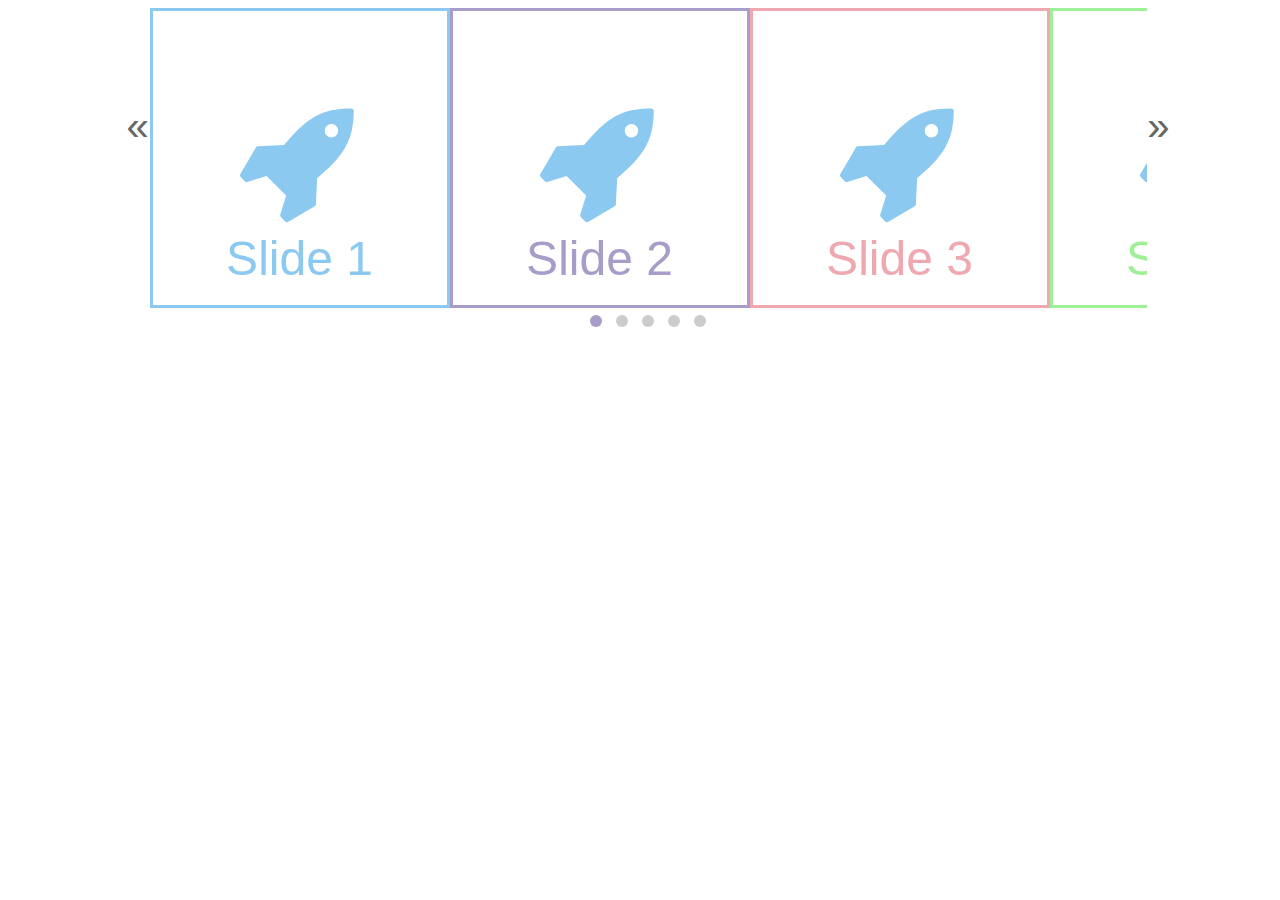
<file: script/glider/index.html>
<!doctype html>
<html>
  <head>
    <meta name="viewport" content="width=device-width, initial-scale=1, shrink-to-fit=no"> <style type="text/css">@-ms-viewport{width:auto!important;}</style>
    <link rel="stylesheet" type="text/css" href="glider.css" />
    <script src="glider.js"></script>
    <script>
      window.addEventListener('load',function(){
        document.querySelector('.glider').addEventListener('glider-slide-visible', function(event){
            var glider = Glider(this);
            console.log('Slide Visible %s', event.detail.slide)
        });
        document.querySelector('.glider').addEventListener('glider-slide-hidden', function(event){
            console.log('Slide Hidden %s', event.detail.slide)
        });
        document.querySelector('.glider').addEventListener('glider-refresh', function(event){
            console.log('Refresh')
        });
        document.querySelector('.glider').addEventListener('glider-loaded', function(event){
            console.log('Loaded')
        });

        window._ = new Glider(document.querySelector('.glider'), {
            slidesToShow: 1, //'auto',
            slidesToScroll: 1,
            itemWidth: 150,
            draggable: true,
            scrollLock: false,
            dots: '#dots',
            rewind: true,
            arrows: {
                prev: '.glider-prev',
                next: '.glider-next'
            },
            responsive: [
                {
                    breakpoint: 800,
                    settings: {
                        slidesToScroll: 'auto',
                        itemWidth: 300,
                        slidesToShow: 'auto',
                        exactWidth: true
                    }
                },
                {
                    breakpoint: 700,
                    settings: {
                        slidesToScroll: 4,
                        slidesToShow: 4,
                        dots: false,
                        arrows: false,
                    }
                },
                {
                    breakpoint: 600,
                    settings: {
                        slidesToScroll: 3,
                        slidesToShow: 3
                    }
                },
                {
                    breakpoint: 500,
                    settings: {
                        slidesToScroll: 2,
                        slidesToShow: 2,
                        dots: false,
                        arrows: false,
                        scrollLock: true
                    }
                }
            ]
        });
      });
    </script>


    <!--
        Used to frame the glider on the page

        Not necessary for Glider.js
    -->
    <style type="text/css">
        * {
            box-sizing: border-box
        }
        html, body {
            width: 100%;
            overflow: hidden;
        }
        .glider-contain {
            width: 90%;
            max-width: 997px;
            margin: 0 auto;
        }
        .glider-slide {
            display: flex;
            justify-content: center;
            align-items: center;
            min-height: 300px;
            border: 3px solid currentColor;
            background-image: url('logo.svg');
            background-size:contain;
            background-repeat: no-repeat;
            background-position: center;

        }
        .glider-slide img {
            width: 100%;
        }
        .glider-slide .slide-title {
            font-family: Inter, Roboto, 'Helvetica Neue', 'Arial Nova', 'Nimbus Sans', Arial, sans-serif;
            /* https://modernfontstacks.com/ */
            font-size: 3rem;
            position: relative;
            top: 100px;
        }

        .glider-slide:nth-child(4n+1){
            color:#8cc9f0;
        }
        .glider-slide:nth-child(4n+2) {
            color:#a89cc8;
        }
        .glider-slide:nth-child(4n+3) {
            color:#efa8b0;
        }
        .glider-slide:nth-child(4n) {
            color:#9ef096;
        }
     

        
    </style>
  </head>
  <body>
    <div class="glider-contain">
        <div class="glider">
            <div><span class="slide-title">Slide 1</span></div>
            <div><span class="slide-title">Slide 2</span></div>
            <div><span class="slide-title">Slide 3</span></div>
            <div><span class="slide-title">Slide 4</span></div>
            <div><span class="slide-title">Slide 5</span></div>
            <div><span class="slide-title">Slide 6</span></div>
            <div><span class="slide-title">Slide 7</span></div>
            <div><span class="slide-title">Slide 8</span></div>
            <div><span class="slide-title">Slide 9</span></div>
            <div><span class="slide-title">Slide 10</span></div>
            <div><span class="slide-title">Slide 11</span></div>
            <div><span class="slide-title">Slide 12</span></div>
            <div><span class="slide-title">Slide 13</span></div>
            <div><span class="slide-title">Slide 14</span></div>
            <div><span class="slide-title">Slide 15</span></div>
            <div><span class="slide-title">Slide 16</span></div>
        </div>
        <button class="glider-prev">&laquo;</button>
        <button class="glider-next">&raquo;</button>
        <div id="dots"></div>
    </div>
  </body>
</html>
</file>
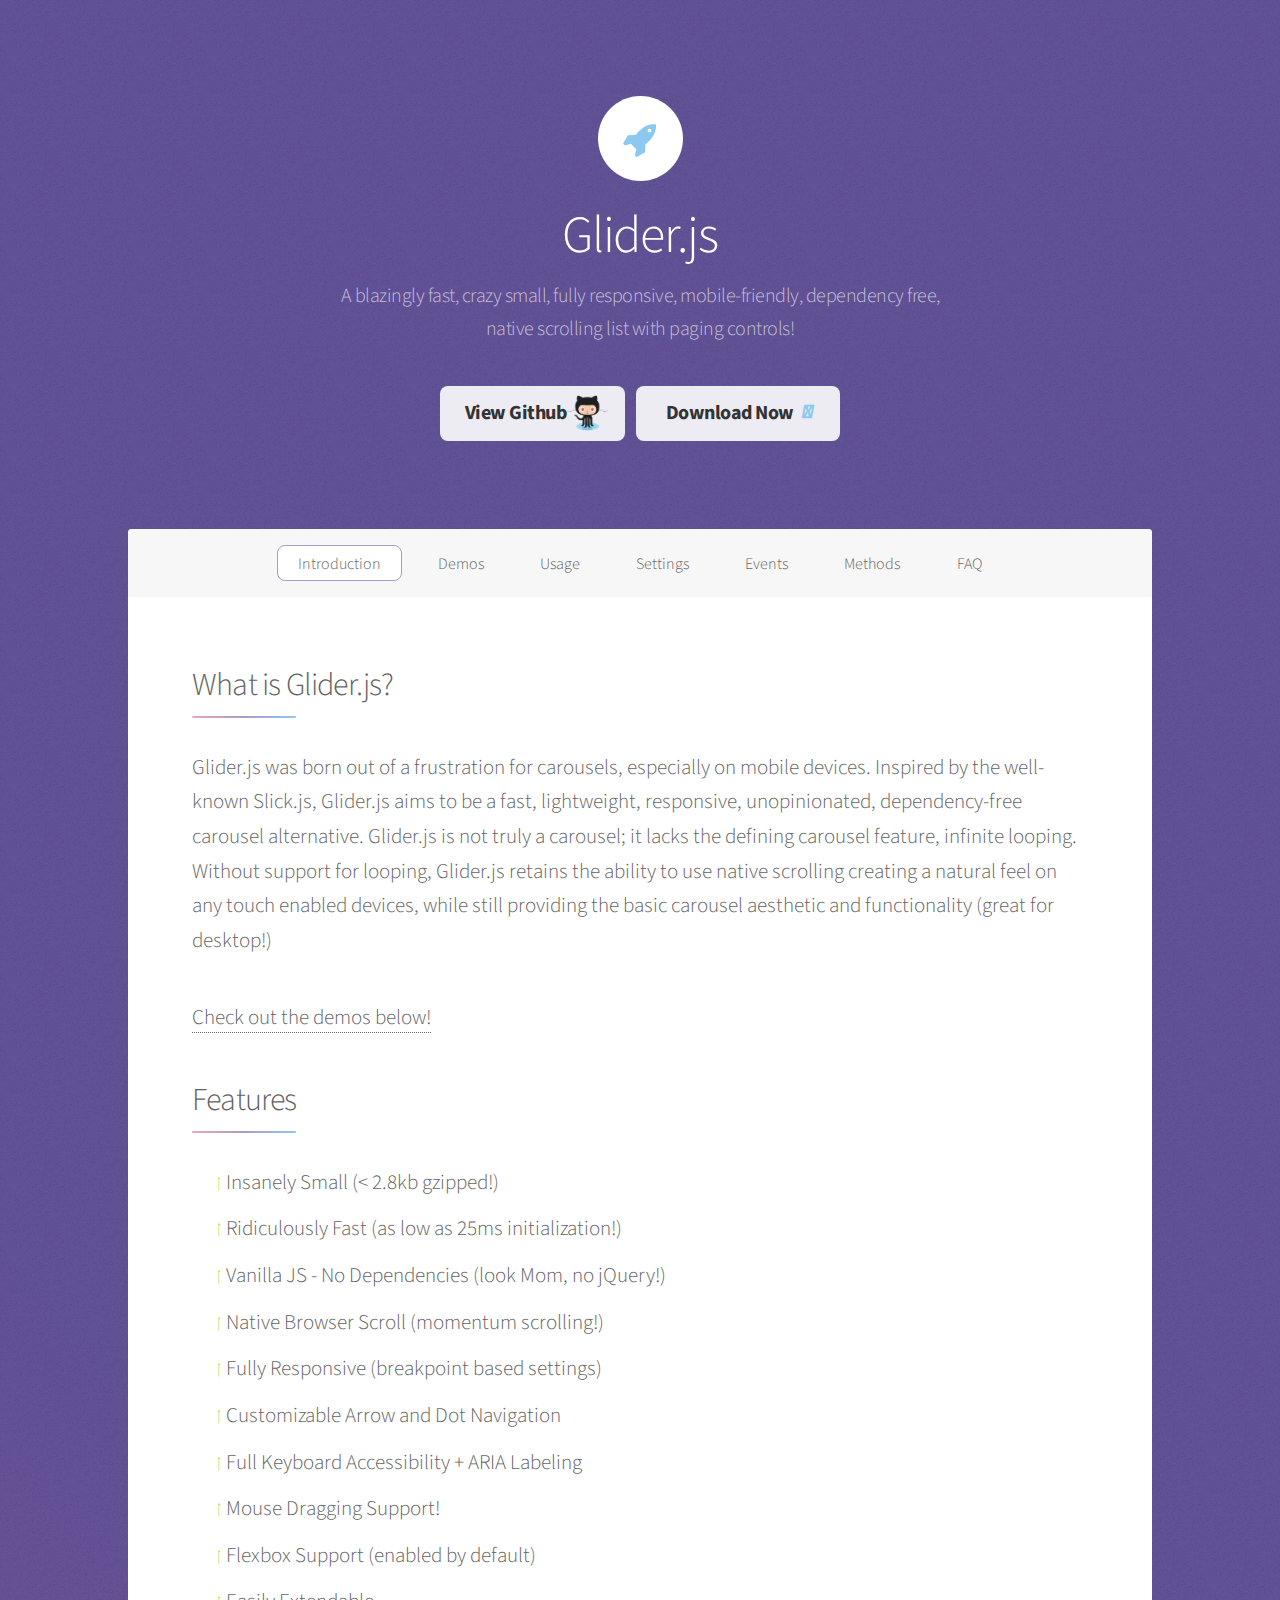
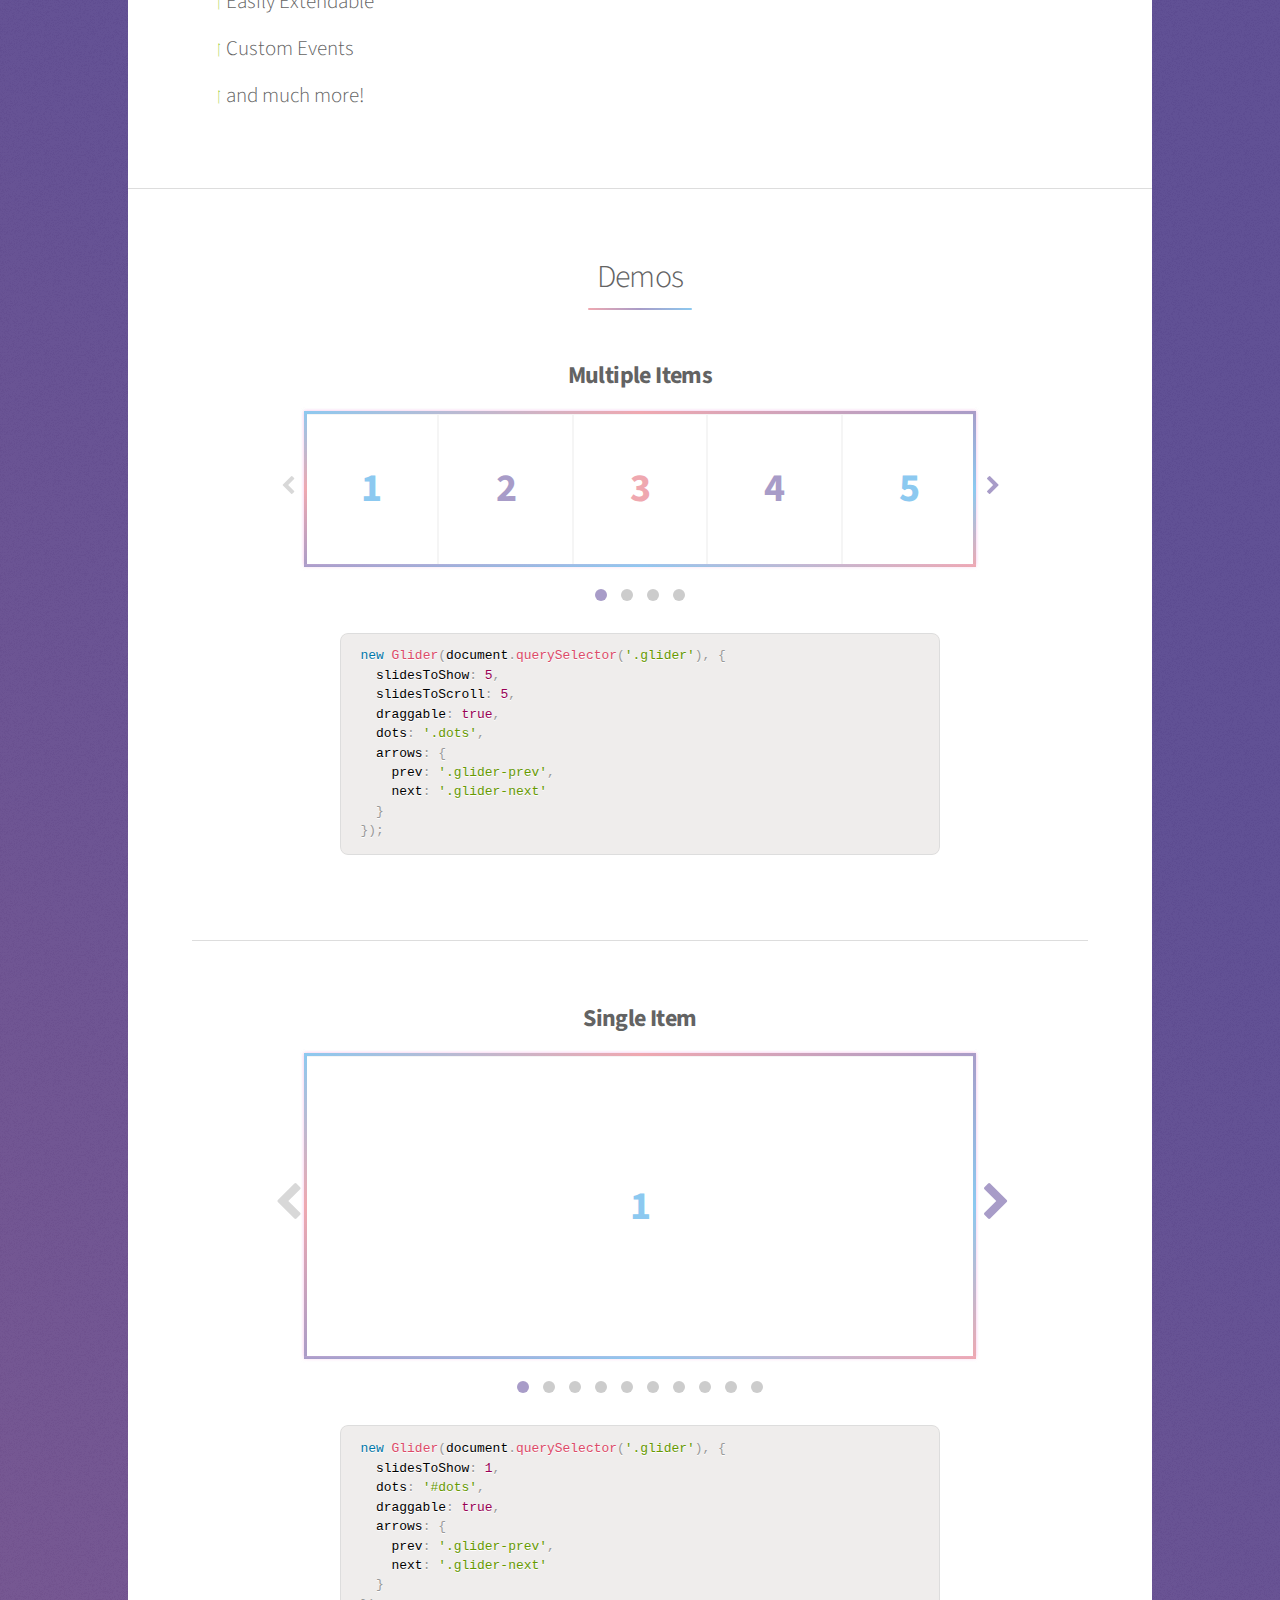
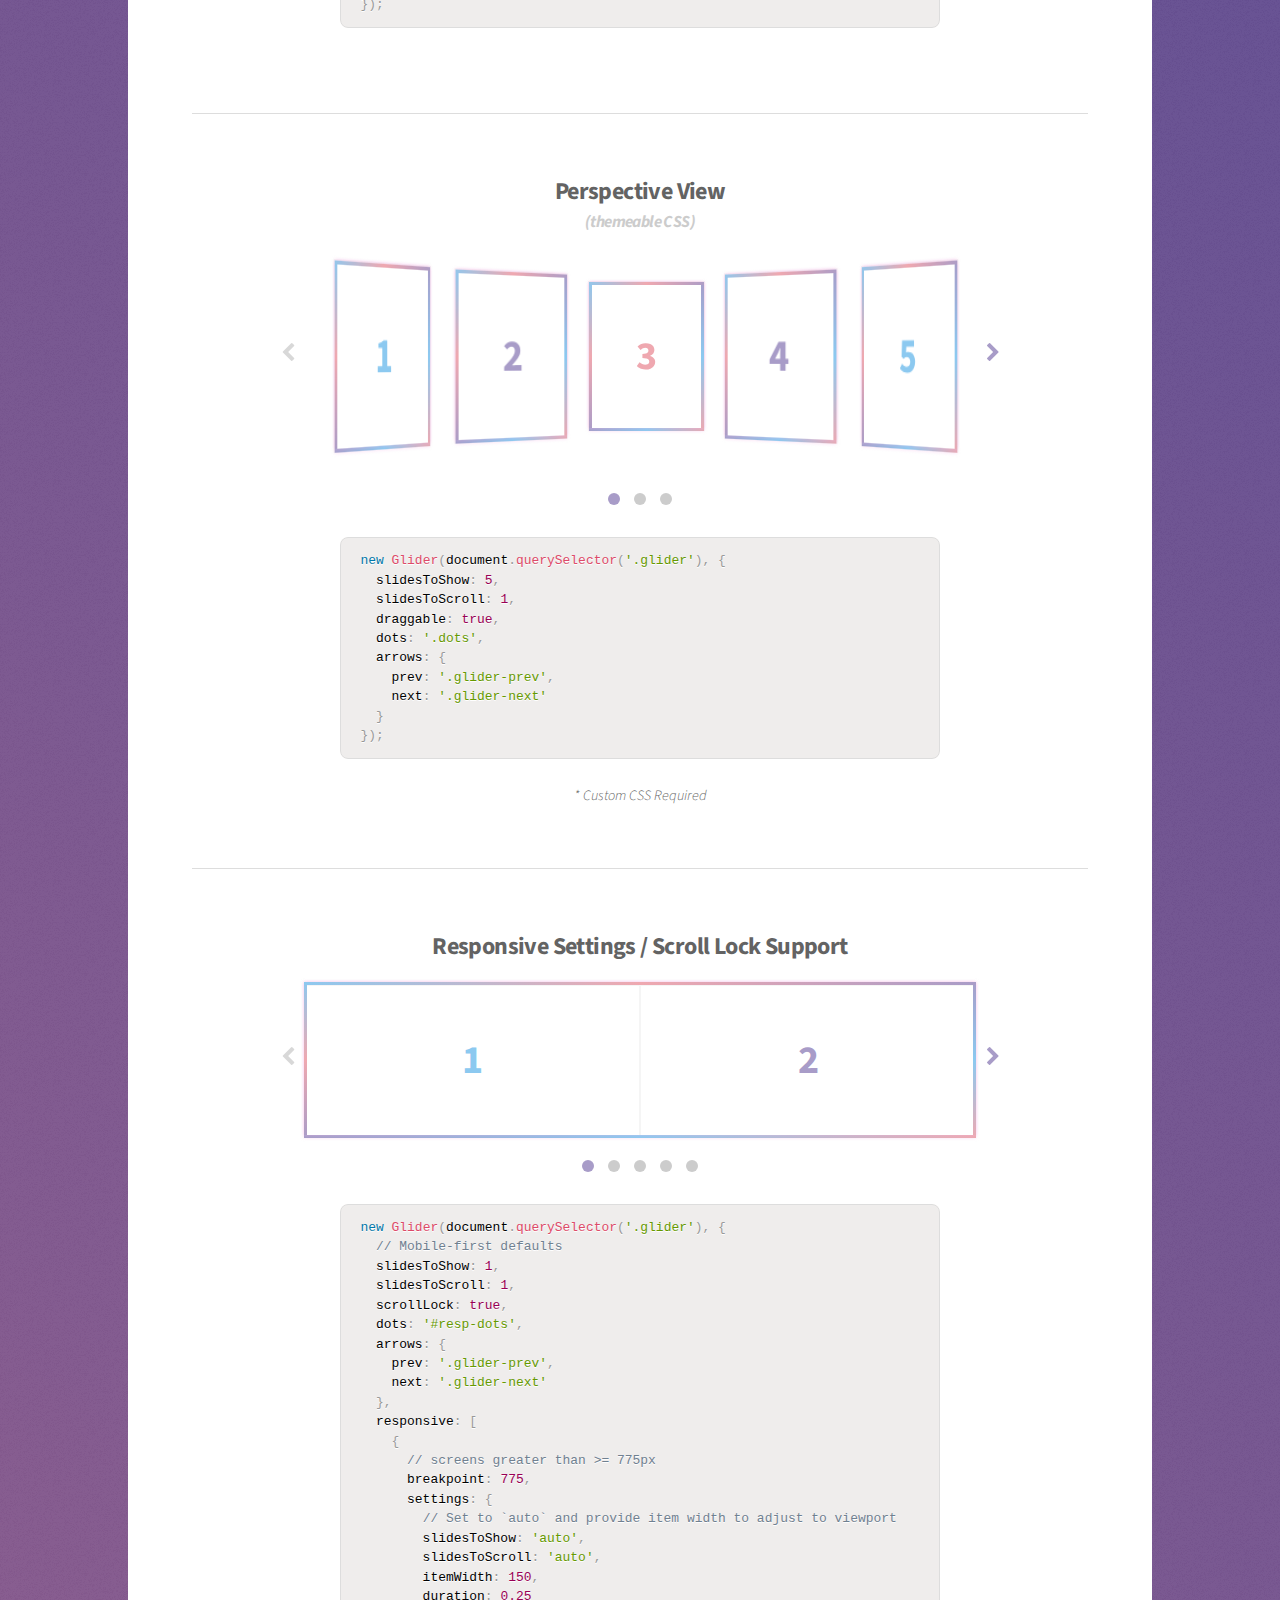
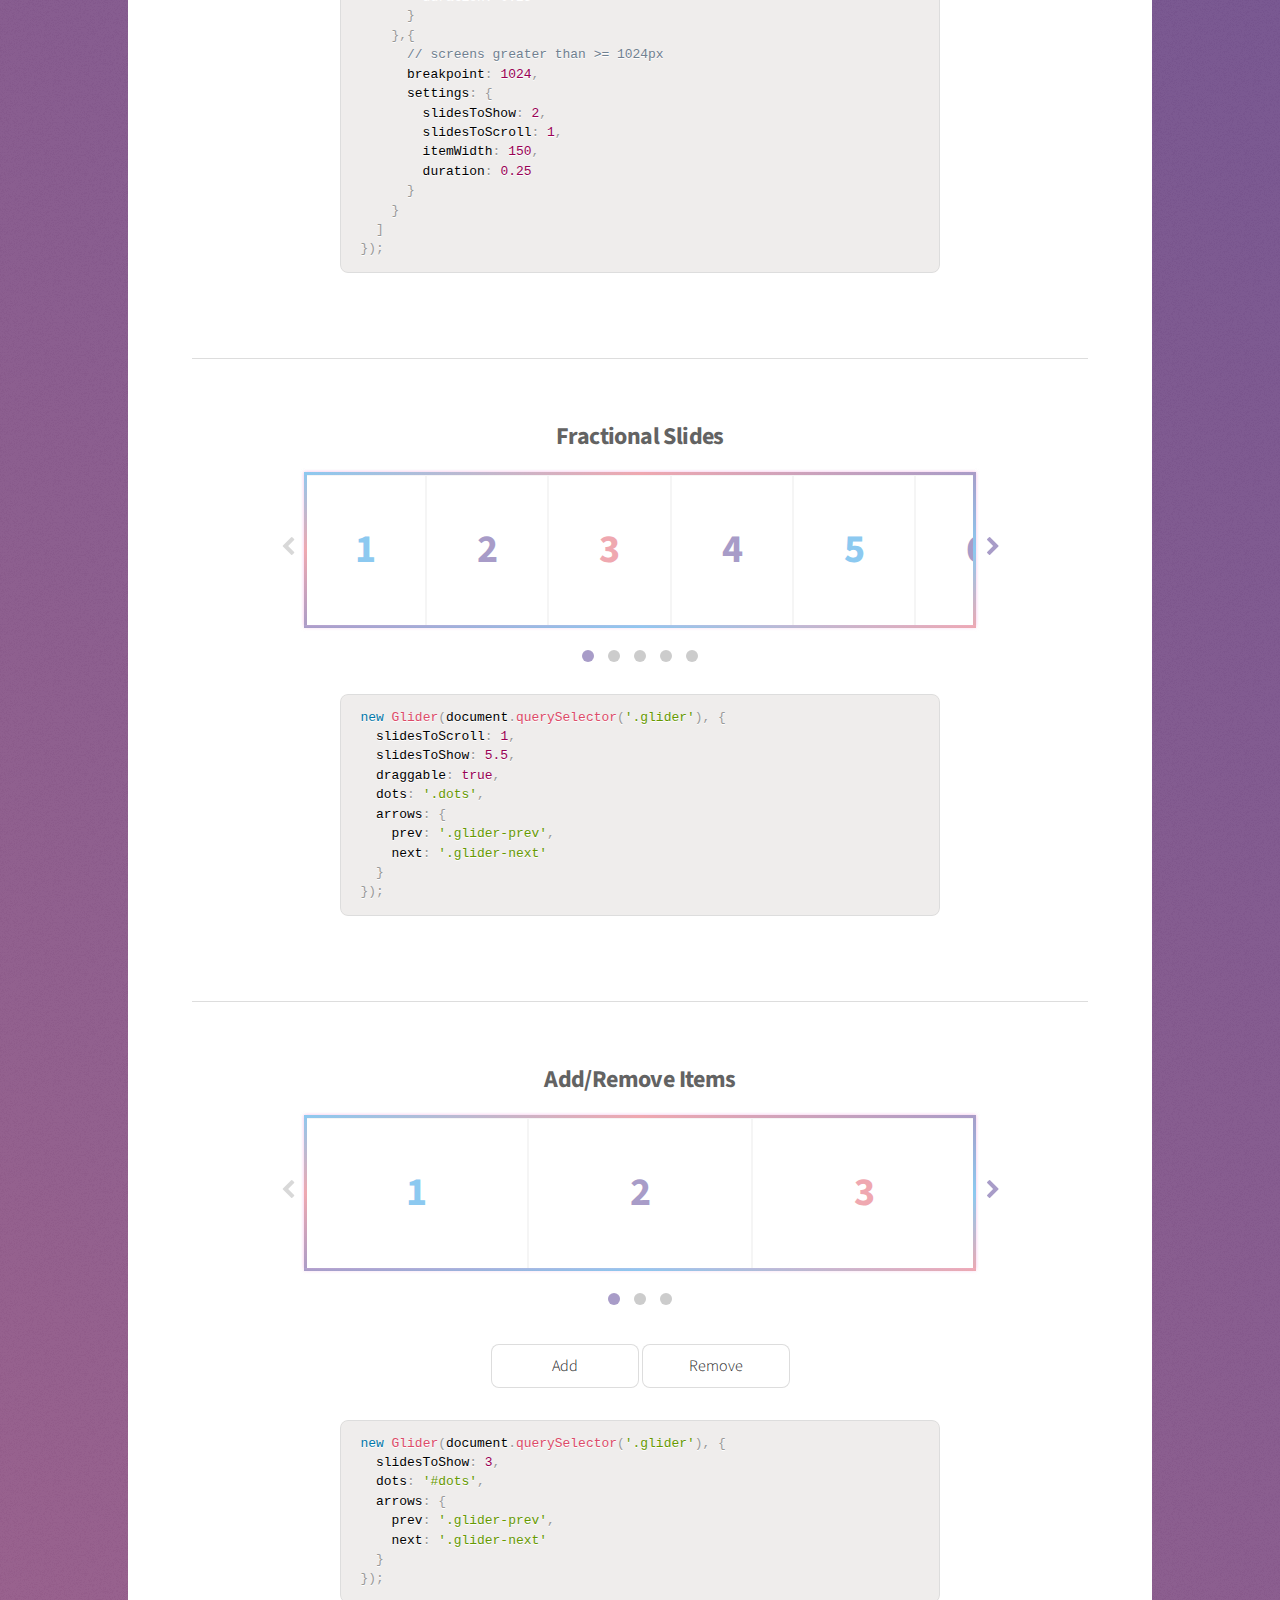
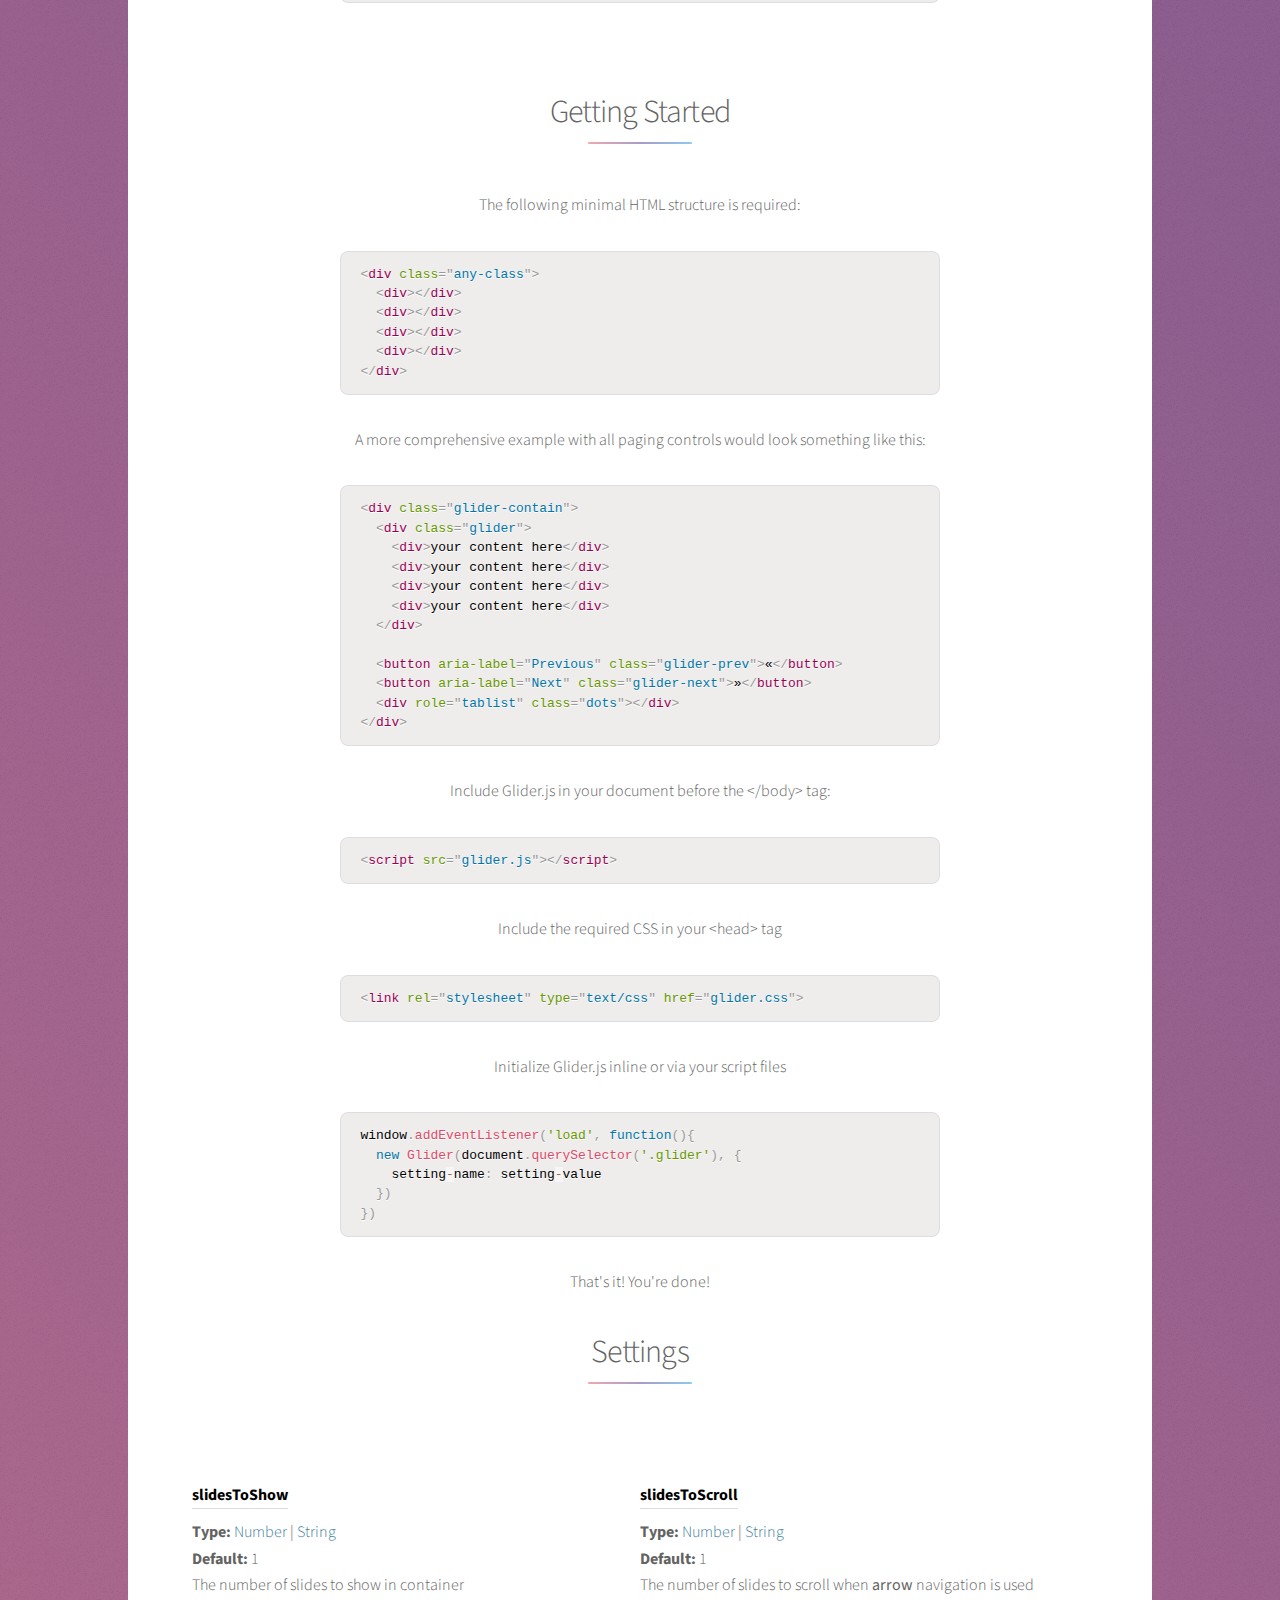
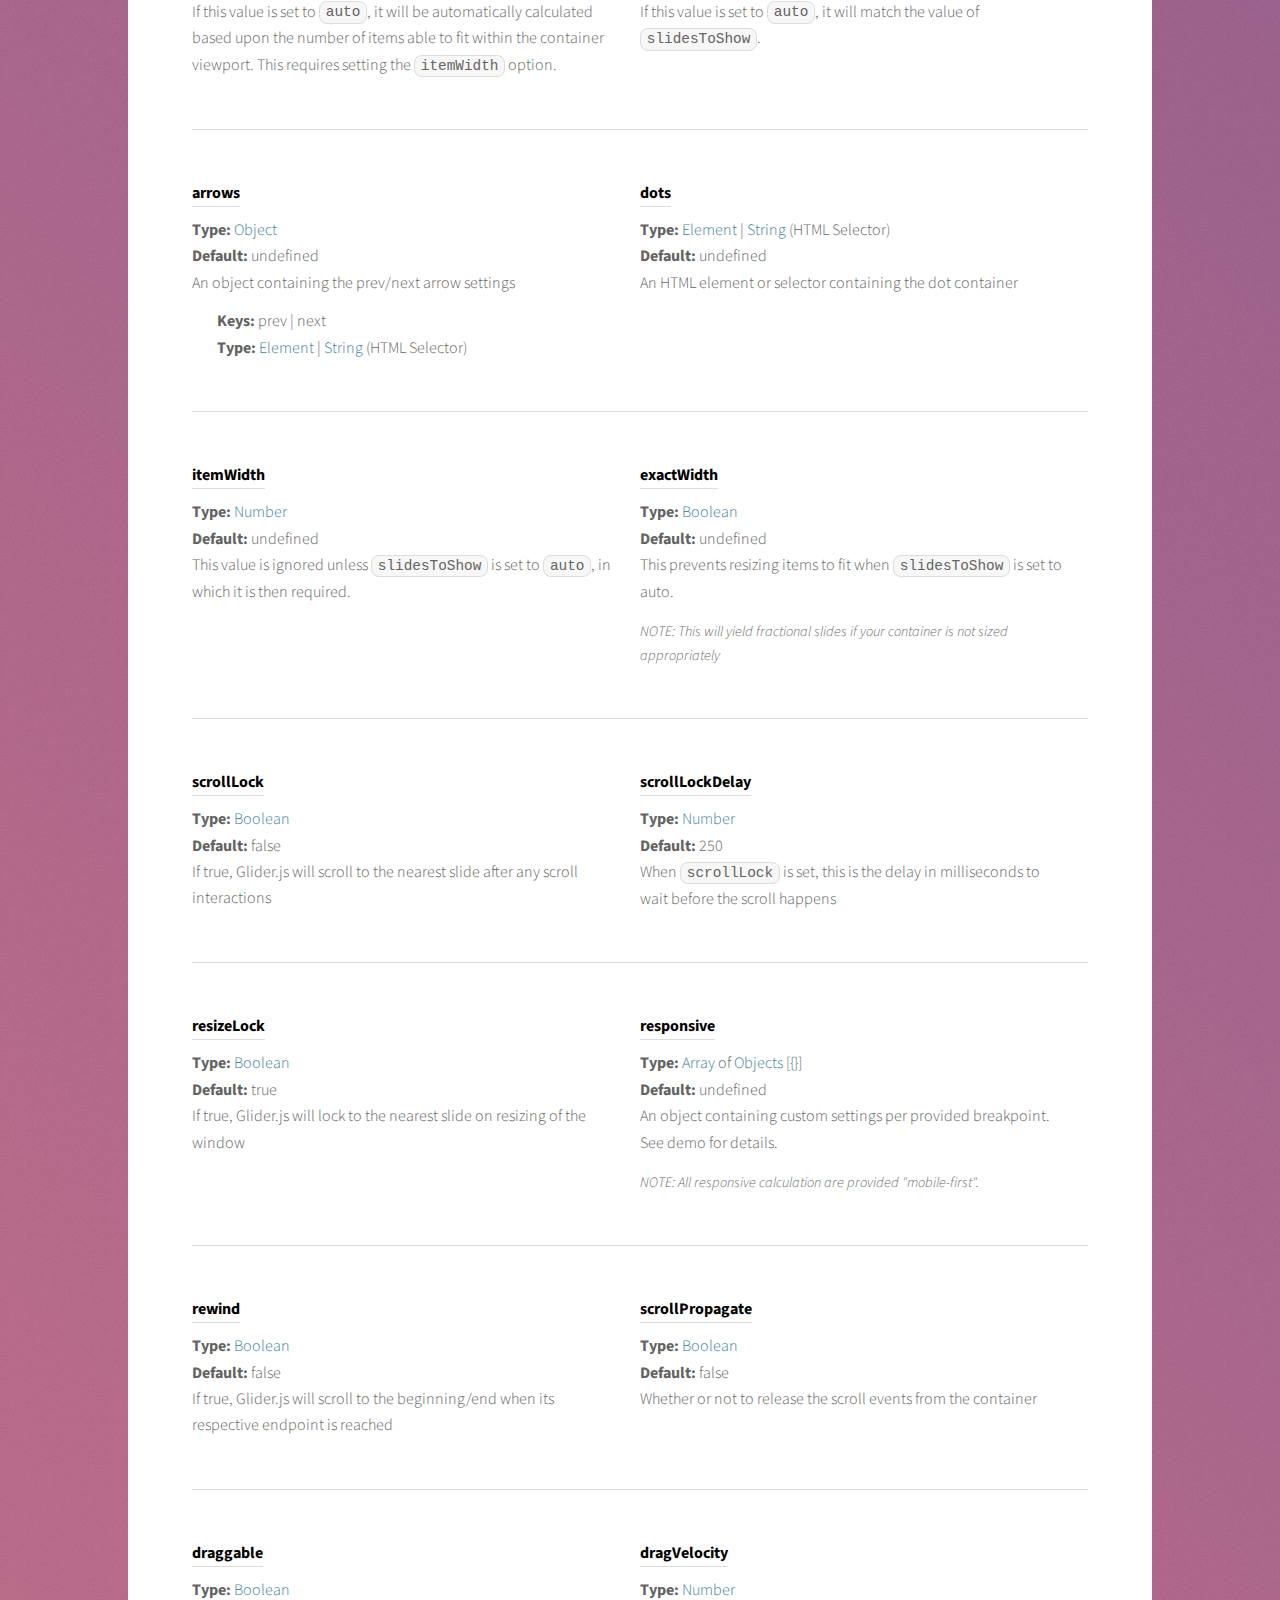
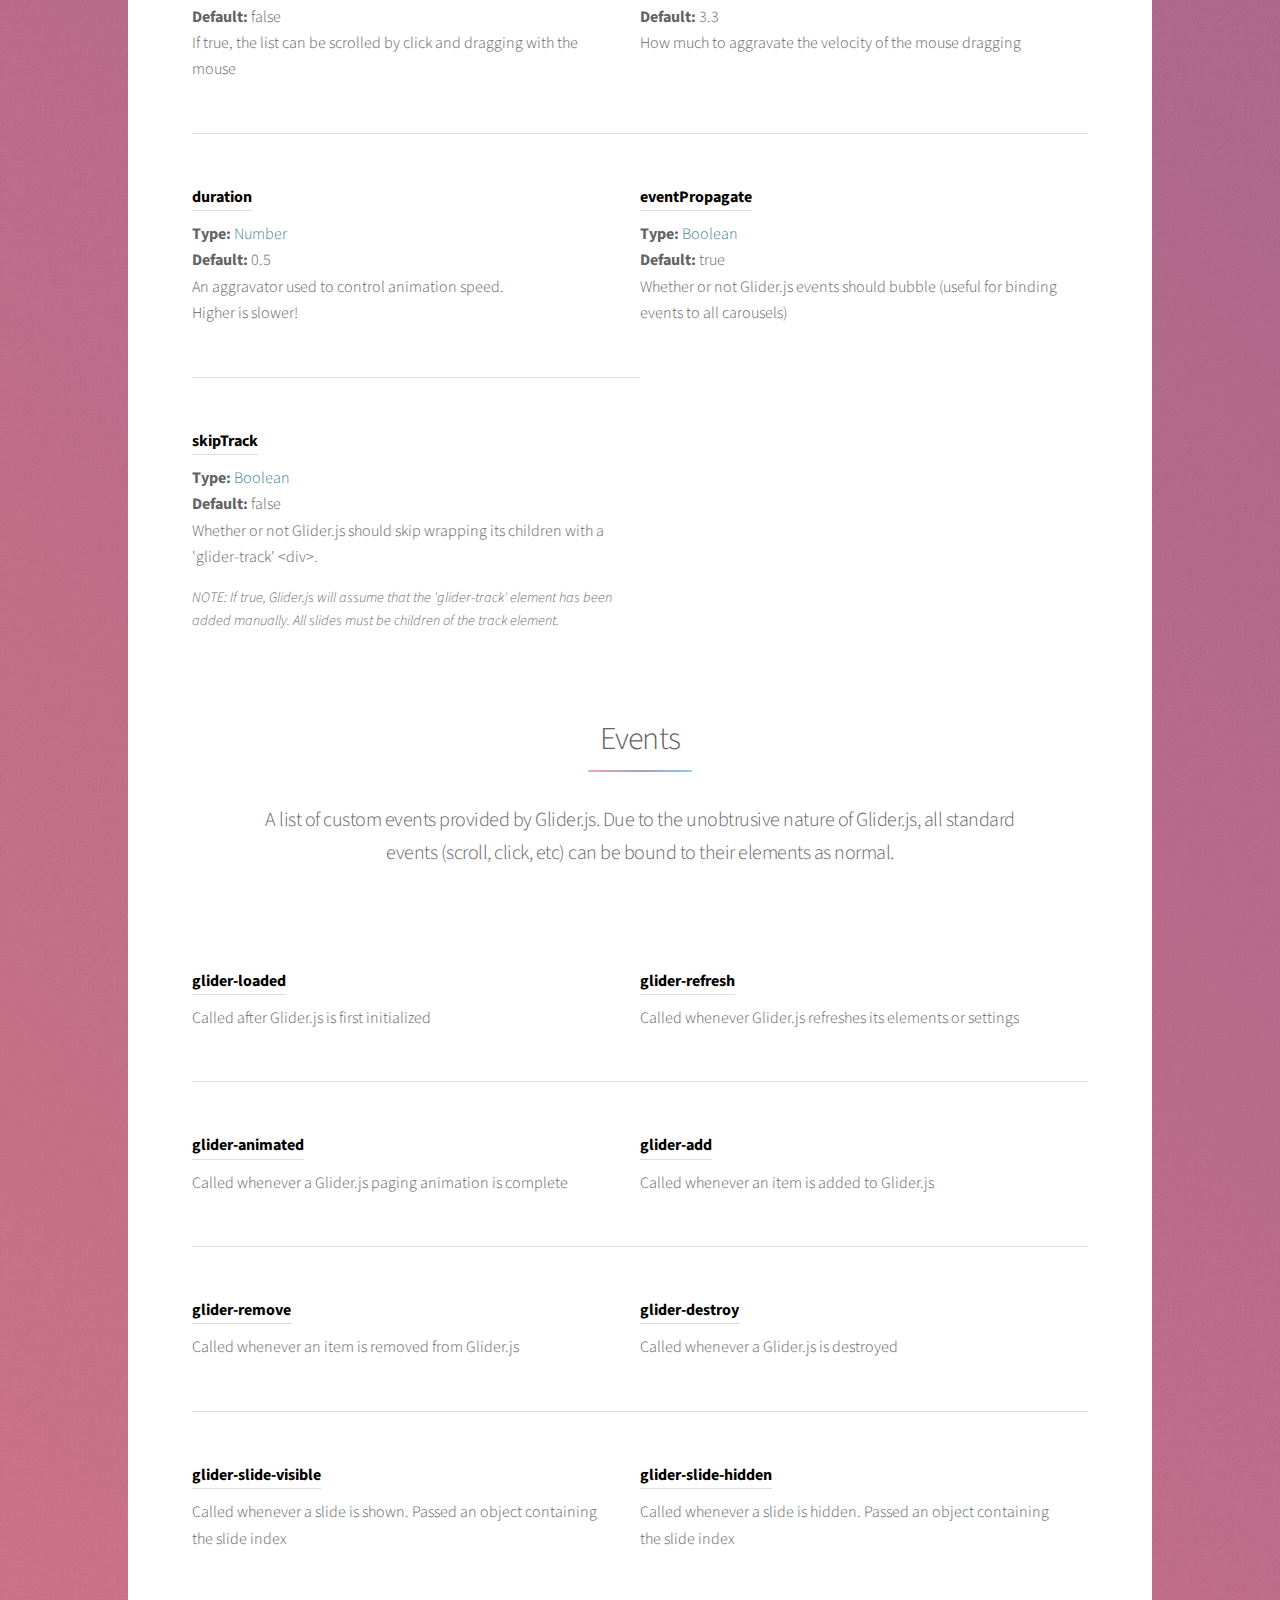
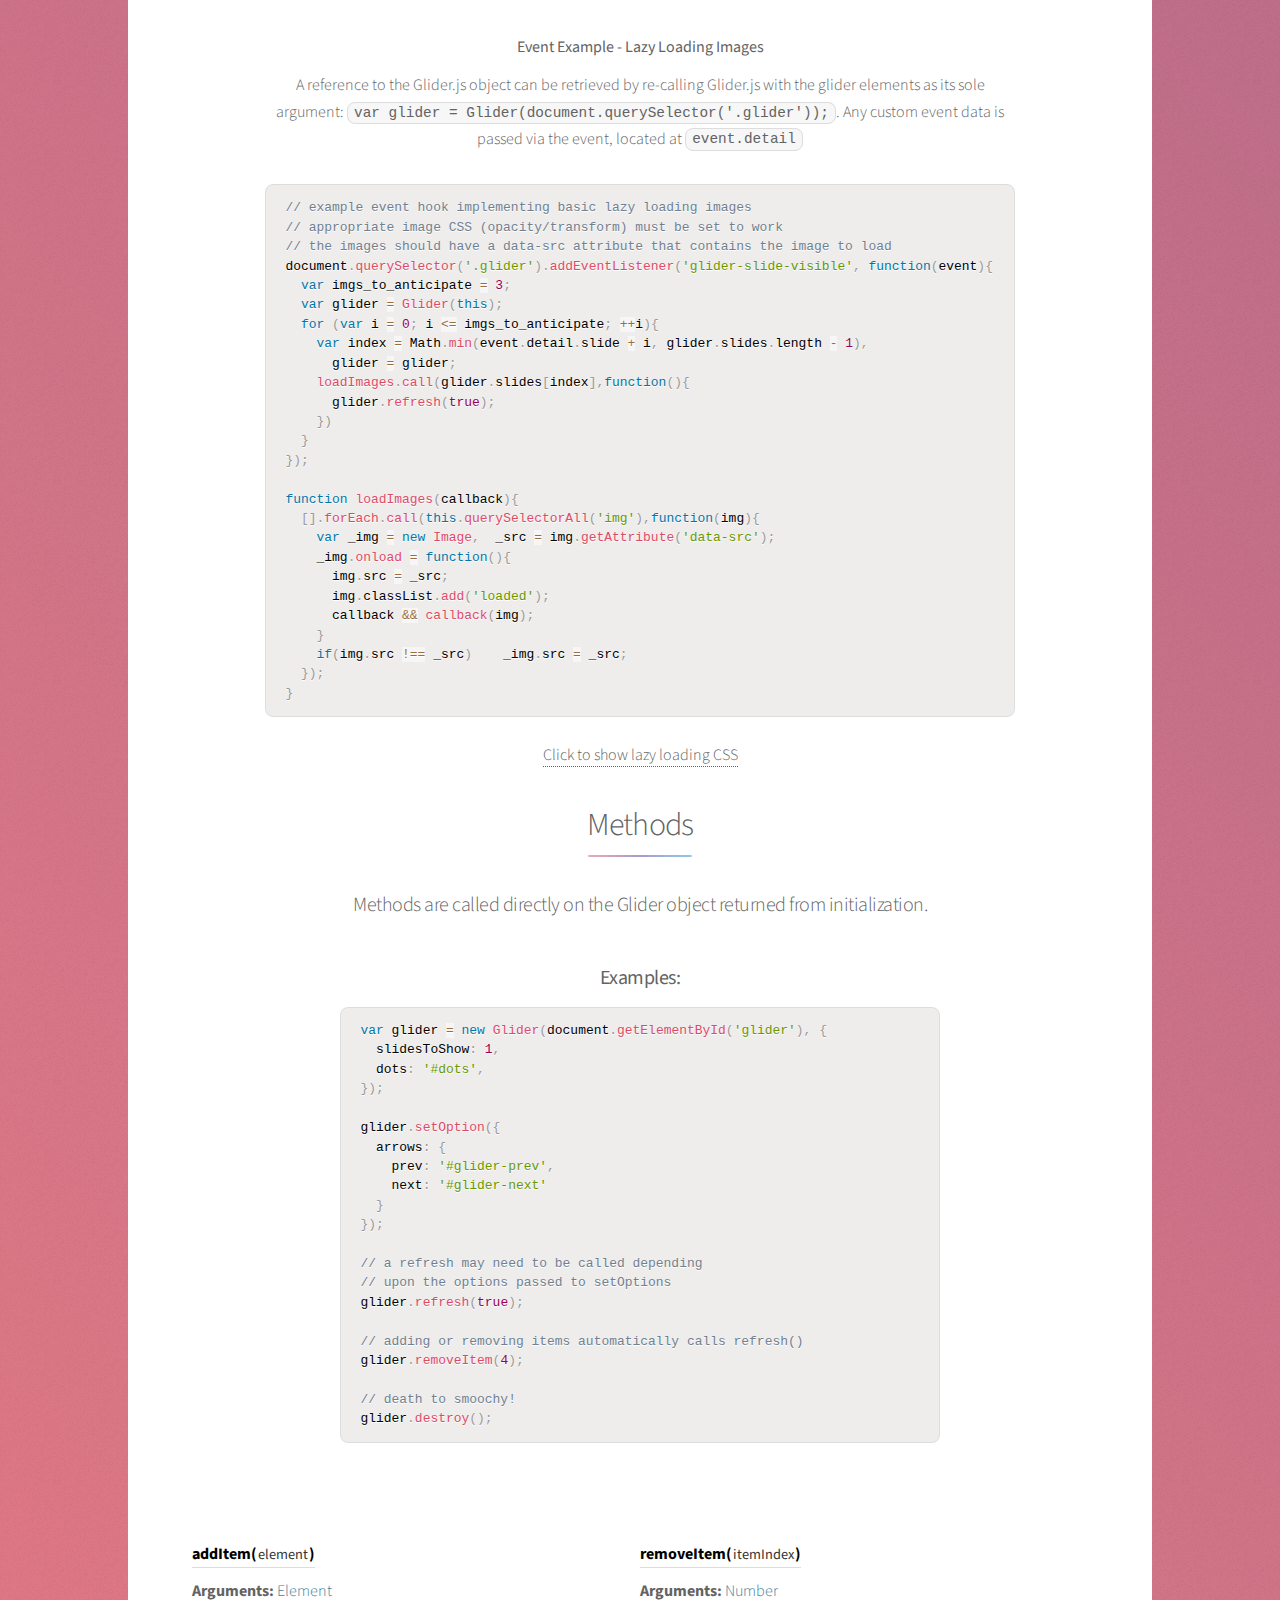
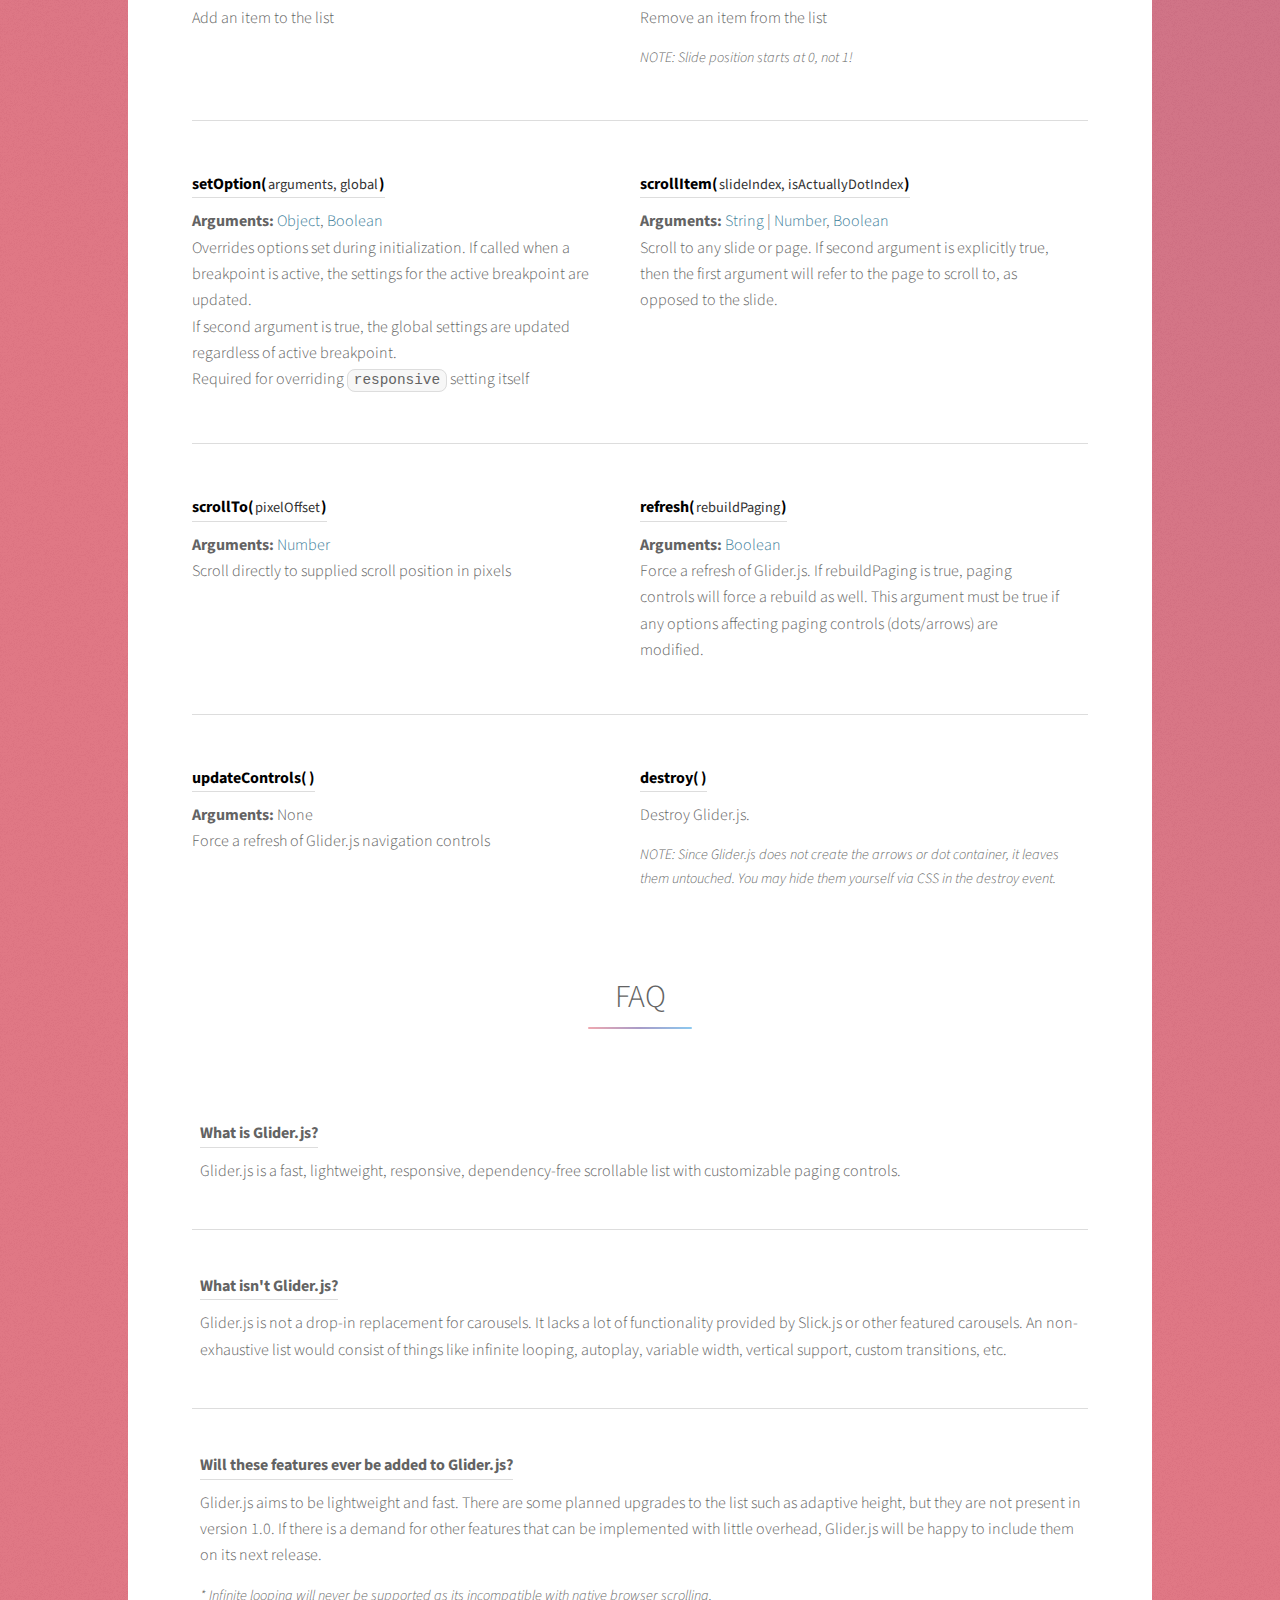
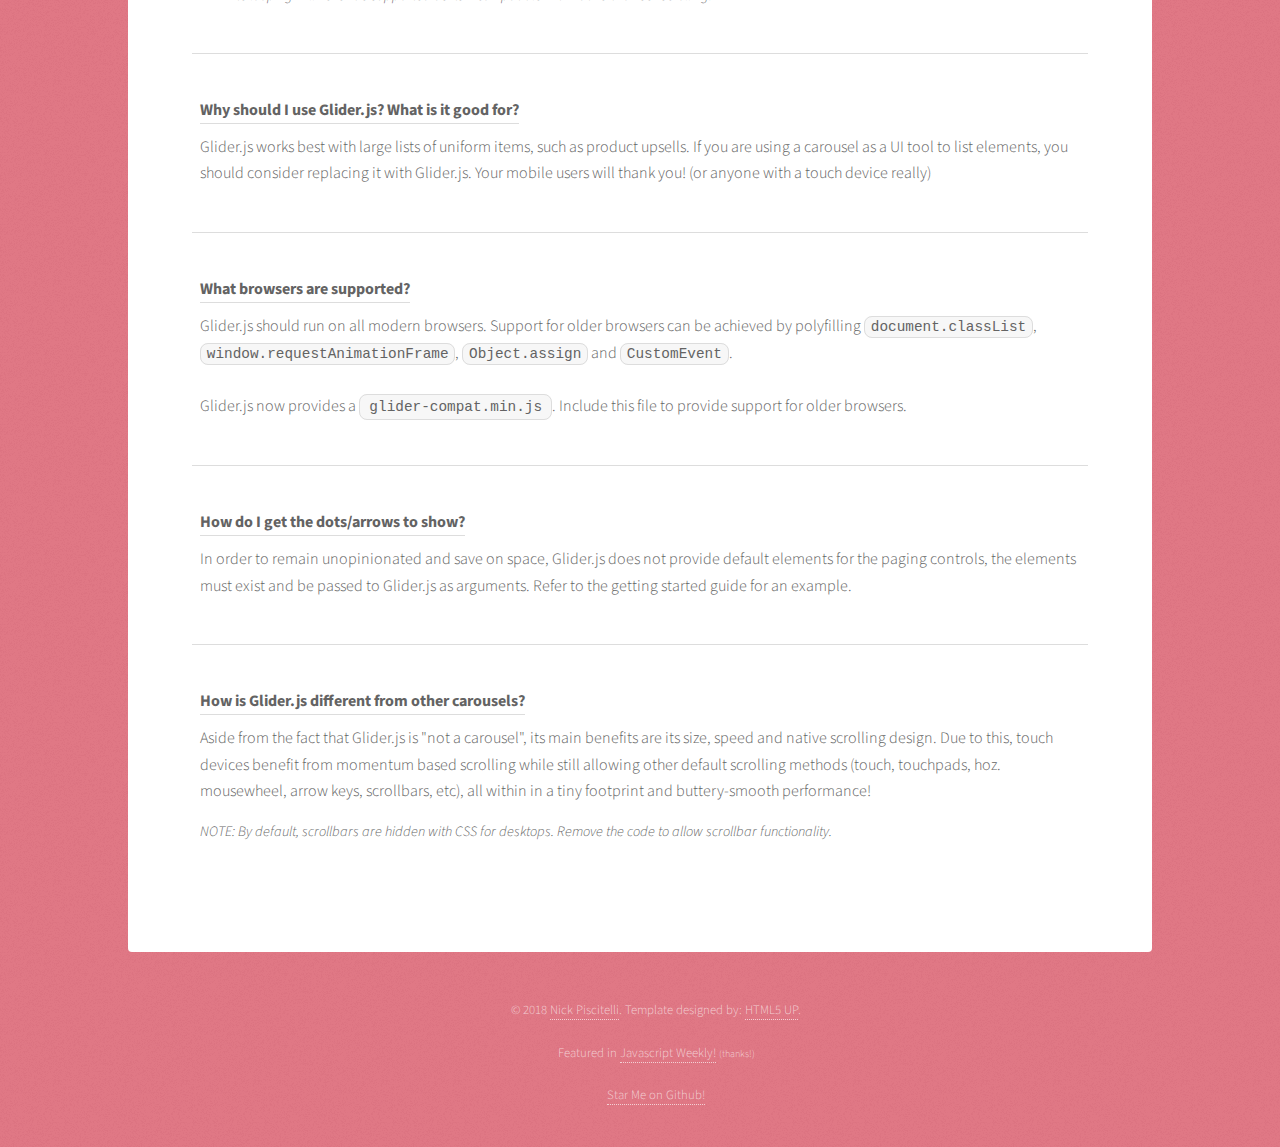
<file: script/glider/docs/index.html>
<!DOCTYPE HTML>
<html>
<head>
  <!--

    _____ __ _     __                _
   / ___// /(_)___/ /___  ____      (_)___
  / (_ // // // _  // -_)/ __/_    / /(_-<
  \___//_//_/ \_,_/ \__//_/  (_)__/ //___/
                               |___/

  Version: 1.5
  Author: Nick Piscitelli (pickykneee)
  Website: https://nickpiscitelli.com
  License: MIT License
  Release Date: October 25th, 2018

  -->
  <title>Glider.js - A fast, lightweight carousel alternative</title>
  <meta charset="utf-8" />
  <link rel="shortcut icon" href="favicon.ico" type="image/x-icon" />
  <meta name='viewport' content='width=device-width, initial-scale=1.0, maximum-scale=1.0, user-scalable=0' />
  <link rel="canonical" href="https://nickpiscitelli.github.io/Glider.js/" />
  <link rel="stylesheet" href="https://use.fontawesome.com/releases/v5.4.1/css/all.css" integrity="sha384-5sAR7xN1Nv6T6+dT2mhtzEpVJvfS3NScPQTrOxhwjIuvcA67KV2R5Jz6kr4abQsz" crossorigin="anonymous">
  <link rel="stylesheet" href="assets/css/prism.css" />
  <link rel="stylesheet" href="assets/css/main.css" />
  <link rel="canonical" href="https://nickpiscitelli.github.io/Glider.js" />
  <noscript>
    <link rel="stylesheet" href="assets/css/noscript.css" />
  </noscript>
  <script src="assets/js/glider-compat.min.js"></script>
  <script src="assets/js/glider.min.js"></script>
</head>

<body class="is-preload">

  <!-- Wrapper -->
  <div id="wrapper">

    <!-- Header -->
    <header id="header" class="alt">
      <span class="logo"><img src="images/logo.svg" alt="" /></span>
      <h1>Glider.js</h1>
      <p>
        A blazingly fast, crazy small, fully responsive, mobile-friendly, dependency free,
        native scrolling list with paging controls!
      </p>
      <p>
        <a href="https://github.com/NickPiscitelli/Glider.js" class="button github">
          <img class="octo" src="images/octo.png" > <span class="mobileHide">View</span> Github
        </a>
        &nbsp;
        <a onclick="ga('send','event','Download Button');" href="https://github.com/NickPiscitelli/Glider.js/archive/master.zip" class="button">
          Download <span class="mobileHide">Now</span>
        <i class="zip fas fa-download dl-icon"></i>
        </a>
      </p>
    </header>

    <!-- Nav -->
    <nav id="nav">
      <ul>
        <li><a href="#intro" class="active">Introduction</a></li>
        <li><a href="#demos">Demos</a></li>
        <li><a href="#usage">Usage</a></li>
        <li><a href="#settings">Settings</a></li>
        <li><a href="#events">Events</a></li>
        <li><a href="#methods">Methods</a></li>
        <li><a href="#faq">FAQ</a></li>
      </ul>
    </nav>
    <!-- Main -->
    <div id="main">
      <!-- Introduction -->
      <section id="intro" class="main">
        <div class="spotlight">
          <div class="content">
            <header class="major">
              <h2>What is Glider.js?</h2>
            </header>
            <p>
              Glider.js was born out of a frustration for carousels, especially on mobile devices. Inspired by the well-known Slick.js, Glider.js aims
              to be a fast, lightweight, responsive, unopinionated, dependency-free carousel alternative. Glider.js is not truly a carousel; it lacks
              the defining carousel feature, infinite looping. Without support for looping, Glider.js retains the ability to use native scrolling creating
              a natural feel on any touch enabled devices, while still providing the basic carousel aesthetic and functionality (great for desktop!)
            </p>
            <p>
              <a href="#demos" class="smooth-scroll">Check out the demos below!</a>
            </p>

            <header class="major">
              <h2>Features</h2>
            </header>
            <ul class="script-features">
              <li><i class="fas fa-check"></i>Insanely Small (&lt; 2.8kb gzipped!)</li>
              <li><i class="fas fa-check"></i>Ridiculously Fast (as low as 25ms initialization!)</li>
              <li><i class="fas fa-check"></i>Vanilla JS - No Dependencies (look Mom, no jQuery!)</li>
              <li><i class="fas fa-check"></i>Native Browser Scroll (momentum scrolling!)</li>
              <li><i class="fas fa-check"></i>Fully Responsive (breakpoint based settings)</li>
              <li><i class="fas fa-check"></i>Customizable Arrow and Dot Navigation</li>
              <li><i class="fas fa-check"></i>Full Keyboard Accessibility + ARIA Labeling</li>
              <li><i class="fas fa-check"></i>Mouse Dragging Support!</li>
              <li><i class="fas fa-check"></i>Flexbox Support (enabled by default)</li>
              <li><i class="fas fa-check"></i>Easily Extendable</li>
              <li><i class="fas fa-check"></i>Custom Events</li>
              <li><i class="fas fa-check"></i>and much more!</li>
            </ul>
          </div>
        </div>
      </section>

      <!-- First Section -->
      <section id="demos" class="main special">
        <header class="major">
          <h2>Demos</h2>
        </header>

        <div class="demo first">
          <h2>Multiple Items</h2>
          <div data-name="Multiple Item" class="glider-contain multiple">
            <div class="gradient-border-bottom">
              <div class="gradient-border">
                <div class="glider" id="glider-double">
                  <div><h1>1</h1></div>
                  <div><h1>2</h1></div>
                  <div><h1>3</h1></div>
                  <div><h1>4</h1></div>
                  <div><h1>5</h1></div>
                  <div><h1>6</h1></div>
                  <div><h1>7</h1></div>
                  <div><h1>8</h1></div>
                  <div><h1>9</h1></div>
                  <div><h1>10</h1></div>
                  <div><h1>11</h1></div>
                  <div><h1>12</h1></div>
                  <div><h1>13</h1></div>
                  <div><h1>14</h1></div>
                  <div><h1>15</h1></div>
                  <div><h1>16</h1></div>
                  <div><h1>17</h1></div>
                  <div><h1>18</h1></div>
                </div>
              </div>
            </div>
            <button role="button" aria-label="Previous" class="glider-prev" id="glider-prev-2"><i class="fa fa-chevron-left"></i></i></button>
            <button role="button" aria-label="Next" class="glider-next" id="glider-next-2"><i class="fa fa-chevron-right"></i></i></button>
            <div id="dots2"></div>
          </div>
          <script>
            window.addEventListener('load', function () {
              window.glides = new Glider(document.getElementById('glider-double'), {
                slidesToShow: 5,
                slidesToScroll: 5,
                draggable: true,
                dots: '#dots2',
                arrows: {
                  prev: '#glider-prev-2',
                  next: '#glider-next-2'
                }
              })
            });
          </script>
          <pre class="line-numbers language-javascript">
            <code class="line-numbers language-javascript">
              new Glider(document.querySelector('.glider'), {
                slidesToShow: 5,
                slidesToScroll: 5,
                draggable: true,
                dots: '.dots',
                arrows: {
                  prev: '.glider-prev',
                  next: '.glider-next'
                }
              });
            </code>
          </pre>
        </div>


        <div class="demo">
          <h2>Single Item</h2>
          <div data-name="Single Item" class="glider-contain">
            <div class="gradient-border-bottom">
              <div class="gradient-border">
                <div class="glider" id="glider-single">
                  <div><h1>1</h1></div>
                  <div><h1>2</h1></div>
                  <div><h1>3</h1></div>
                  <div><h1>4</h1></div>
                  <div><h1>5</h1></div>
                  <div><h1>6</h1></div>
                  <div><h1>7</h1></div>
                  <div><h1>8</h1></div>
                  <div><h1>9</h1></div>
                  <div><h1>10</h1></div>
                </div>
              </div>
            </div>
            <button role="button" aria-label="Previous" class="glider-prev" id="glider-prev"><i class="fa fa-chevron-left"></i></i></button>
            <button role="button" aria-label="Next" class="glider-next" id="glider-next"><i class="fa fa-chevron-right"></i></i></button>
            <div id="dots"></div>
          </div>
          <script>
            window.addEventListener('load', function(){
              new Glider(document.getElementById('glider-single'), {
                slidesToShow: 1,
                dots: '#dots',
                draggable: true,
                arrows: {
                  prev: '#glider-prev',
                  next: '#glider-next'
                },
                easing: function (x, t, b, c, d) {
                  return c*(t/=d)*t + b;
                }
              });
            });
          </script>

          <pre class="line-numbers language-javascript">
            <code class="line-numbers language-javascript">
              new Glider(document.querySelector('.glider'), {
                slidesToShow: 1,
                dots: '#dots',
                draggable: true,
                arrows: {
                  prev: '.glider-prev',
                  next: '.glider-next'
                }
              });
            </code>
          </pre>
        </div>

        <div class="demo persp">
          <h2>Perspective View<span class="aside">(themeable CSS)</span></h2>
          <div data-name="Perspective View" class="glider-contain multiple">
            <div class="glider glider-persp" id="glider-persp">
              <div><div class="gradient-border-bottom"><div class="gradient-border"><h1>1</h1></div></div></div>
              <div><div class="gradient-border-bottom"><div class="gradient-border"><h1>2</h1></div></div></div>
              <div><div class="gradient-border-bottom"><div class="gradient-border"><h1>3</h1></div></div></div>
              <div><div class="gradient-border-bottom"><div class="gradient-border"><h1>4</h1></div></div></div>
              <div><div class="gradient-border-bottom"><div class="gradient-border"><h1>5</h1></div></div></div>
              <div><div class="gradient-border-bottom"><div class="gradient-border"><h1>6</h1></div></div></div>
              <div><div class="gradient-border-bottom"><div class="gradient-border"><h1>7</h1></div></div></div>
              <div><div class="gradient-border-bottom"><div class="gradient-border"><h1>8</h1></div></div></div>
              <div><div class="gradient-border-bottom"><div class="gradient-border"><h1>9</h1></div></div></div>
              <div><div class="gradient-border-bottom"><div class="gradient-border"><h1>10</h1></div></div></div>
              <div><div class="gradient-border-bottom"><div class="gradient-border"><h1>11</h1></div></div></div>
              <div><div class="gradient-border-bottom"><div class="gradient-border"><h1>12</h1></div></div></div>
              <div><div class="gradient-border-bottom"><div class="gradient-border"><h1>13</h1></div></div></div>
              <div><div class="gradient-border-bottom"><div class="gradient-border"><h1>14</h1></div></div></div>
              <div><div class="gradient-border-bottom"><div class="gradient-border"><h1>15</h1></div></div></div>
            </div>
            <button role="button" aria-label="Previous" class="glider-prev" id="glider-prev-per"><i class="fa fa-chevron-left"></i></i></button>
            <button role="button" aria-label="Next" class="glider-next" id="glider-next-per"><i class="fa fa-chevron-right"></i></i></button>
            <div id="dots-per"></div>
          </div>
          <script>
            window.addEventListener('load', function () {
              window.glides = new Glider(document.getElementById('glider-persp'), {
                slidesToShow: 5,
                slidesToScroll: 1,
                draggable: true,
                dots: '#dots-per',
                arrows: {
                  prev: '#glider-prev-per',
                  next: '#glider-next-per'
                }
              })
            });
          </script>
          <pre class="line-numbers language-javascript">
            <code class="line-numbers language-javascript">
              new Glider(document.querySelector('.glider'), {
                slidesToShow: 5,
                slidesToScroll: 1,
                draggable: true,
                dots: '.dots',
                arrows: {
                  prev: '.glider-prev',
                  next: '.glider-next'
                }
              });
            </code>
          </pre>
          <span class="aside">* Custom CSS Required</span>
        </div>
        <div class="demo">
          <h2>Responsive Settings / Scroll Lock Support</h2>
          <div data-name="Responsive Settings" class="glider-contain multiple">
            <div class="gradient-border-bottom">
              <div class="gradient-border">
                <div class="glider" id="glider-resp">
                  <div><h1>1</h1></div>
                  <div><h1>2</h1></div>
                  <div><h1>3</h1></div>
                  <div><h1>4</h1></div>
                  <div><h1>5</h1></div>
                  <div><h1>6</h1></div>
                  <div><h1>7</h1></div>
                  <div><h1>8</h1></div>
                  <div><h1>9</h1></div>
                  <div><h1>10</h1></div>
                </div>
              </div>
            </div>
            <button role="button" aria-label="Previous" class="glider-prev" id="glider-prev-resp"><i class="fa fa-chevron-left"></i></i></button>
            <button role="button" aria-label="Next" class="glider-next" id="glider-next-resp"><i class="fa fa-chevron-right"></i></i></button>
            <div id="resp-dots"></div>
          </div>
          <script>
            window.addEventListener('load',function(){
              new Glider(document.querySelector('#glider-resp'), {
                // Mobile-first defaults
                slidesToShow: 1,
                slidesToScroll: 1,
                scrollLock: true,
                dots: '#resp-dots',
                arrows: {
                  prev: '#glider-prev-resp',
                  next: '#glider-next-resp'
                },
                responsive: [
                  {
                    breakpoint: 775,
                    settings: {
                      slidesToShow: 'auto',
                      slidesToScroll: 'auto',
                      itemWidth: 150,
                      duration: 0.25
                    }
                  },{
                    breakpoint: 1024,
                    settings: {
                      slidesToShow: 2,
                      slidesToScroll: 1,
                      itemWidth: 150,
                      duration: 0.25
                    }
                  }
                ]
              })
            });
          </script>

          <pre class="line-numbers language-javascript">
            <code class="line-numbers language-javascript">
              new Glider(document.querySelector('.glider'), {
                // Mobile-first defaults
                slidesToShow: 1,
                slidesToScroll: 1,
                scrollLock: true,
                dots: '#resp-dots',
                arrows: {
                  prev: '.glider-prev',
                  next: '.glider-next'
                },
                responsive: [
                  {
                    // screens greater than >= 775px
                    breakpoint: 775,
                    settings: {
                      // Set to `auto` and provide item width to adjust to viewport
                      slidesToShow: 'auto',
                      slidesToScroll: 'auto',
                      itemWidth: 150,
                      duration: 0.25
                    }
                  },{
                    // screens greater than >= 1024px
                    breakpoint: 1024,
                    settings: {
                      slidesToShow: 2,
                      slidesToScroll: 1,
                      itemWidth: 150,
                      duration: 0.25
                    }
                  }
                ]
              });
            </code>
          </pre>
        </div>

        <div class="demo">
          <h2>Fractional Slides</h2>
          <div data-name="Fractional Slides" class="glider-contain multiple">
            <div class="gradient-border-bottom">
              <div class="gradient-border">
                <div class="glider" id="glider-cut">
                  <div><h1>1</h1></div>
                  <div><h1>2</h1></div>
                  <div><h1>3</h1></div>
                  <div><h1>4</h1></div>
                  <div><h1>5</h1></div>
                  <div><h1>6</h1></div>
                  <div><h1>7</h1></div>
                  <div><h1>8</h1></div>
                  <div><h1>9</h1></div>
                  <div><h1>10</h1></div>
                  <div><h1>11</h1></div>
                  <div><h1>12</h1></div>
                  <div><h1>13</h1></div>
                  <div><h1>14</h1></div>
                  <div><h1>15</h1></div>
                  <div><h1>16</h1></div>
                  <div><h1>17</h1></div>
                  <div><h1>18</h1></div>
                  <div><h1>19</h1></div>
                  <div><h1>20</h1></div>
                  <div><h1>21</h1></div>
                  <div><h1>22</h1></div>
                  <div><h1>23</h1></div>
                  <div><h1>24</h1></div>
                </div>
              </div>
            </div>
            <button role="button" aria-label="Previous" class="glider-prev" id="cut-prev"><i class="fa fa-chevron-left"></i></i></button>
            <button role="button" aria-label="Next" class="glider-next" id="cut-next"><i class="fa fa-chevron-right"></i></i></button>
            <div role="tablist" id="frac-dots"></div>
          </div>
          <script>
            window.addEventListener('load',function(){
              var glider = new Glider(document.getElementById('glider-cut'), {
                slidesToScroll: 1,
                slidesToShow: 5.5,
                draggable: true,
                dots: '#frac-dots',
                arrows: {
                  prev: '#cut-prev',
                  next: '#cut-next'
                }
              });
            })
          </script>

          <pre class="line-numbers language-javascript">
            <code class="line-numbers language-javascript">
              new Glider(document.querySelector('.glider'), {
                slidesToScroll: 1,
                slidesToShow: 5.5,
                draggable: true,
                dots: '.dots',
                arrows: {
                  prev: '.glider-prev',
                  next: '.glider-next'
                }
              });
            </code>
          </pre>
        </div>

        <div class="demo">
          <div id="add"><h1></h1></div>
          <h2>Add/Remove Items</h2>
          <div data-name="Add/Remove Items" class="glider-contain multiple">
            <div class="gradient-border-bottom">
              <div class="gradient-border">
                <div class="glider" id="glider-add">
                  <div><h1>1</h1></div>
                  <div><h1>2</h1></div>
                  <div><h1>3</h1></div>
                  <div><h1>4</h1></div>
                  <div><h1>5</h1></div>
                  <div><h1>6</h1></div>
                  <div><h1>7</h1></div>
                  <div><h1>8</h1></div>
                  <div><h1>9</h1></div>
                </div>
              </div>
            </div>
            <button role="button" aria-label="Previous" class="glider-prev" id="glider-prev-add"><i class="fa fa-chevron-left"></i></i></button>
            <button role="button" aria-label="Next" class="glider-next" id="glider-next-add"><i class="fa fa-chevron-right"></i></i></button>
            <div id="add-dots"></div>
          </div>
          <p class="buttons">
            <a class="button" id="addSlide">Add</a>
            <a class="button" id="removeSlide">Remove</a>
          </p>
          <script>
          window.addEventListener('load',function(){
            var glider = new Glider(document.getElementById('glider-add'), {
              slidesToShow: 3,
              duration: .6,
              dots: '#add-dots',
              arrows: {
                prev: '#glider-prev-add',
                next: '#glider-next-add'
              }
            });
            document.getElementById('addSlide').addEventListener('click',function(){
              var ele = document.getElementById('add').cloneNode(true);
              ele.id = '';
              ele.querySelector('h1').textContent = glider.slides.length + 1;
              glider.addItem(ele);
              try{
                ga('send','event','Add/Remove Item', 'Add')
              } catch(ex){}
            });
            document.getElementById('removeSlide').addEventListener('click',function(){
              glider.removeItem(glider.slides.length - 1);
              try{
                ga('send','event','Add/Remove Item', 'Remove')
              } catch(ex){}
            });
          })
          </script>

          <pre class="line-numbers language-javascript">
            <code class="line-numbers language-javascript">
              new Glider(document.querySelector('.glider'), {
                slidesToShow: 3,
                dots: '#dots',
                arrows: {
                  prev: '.glider-prev',
                  next: '.glider-next'
                }
              });
            </code>
          </pre>
        </div>
        <!--
        <div class="demo">
          <div id="add"><h1></h1></div>
          <h2>Demo with Content</h2>
          <div class="glider-contain content">
            <div class="glider" id="glider-content">
              <div>
                <div class="gradient-border-bottom">
                  <div class="gradient-border">
                    <div class="article">
                      <img src="http://placehold.it/150/C9E1F5/FFFFFF?text=$_">
                      <h4 class="cool-border">Awesome JS</h4>
                      <p>Wow! Can you believe that Glider.js is only 1.7kb gzipped?! That's pretty small!</p>
                      <a class="read-more">Read More</a>
                    </div>
                  </div>
                </div>
              </div>
              <div>
                <div class="gradient-border-bottom">
                  <div class="gradient-border">
                    <div class="article">
                      <img src="http://placehold.it/150/C9E1F5/FFFFFF?text=>_">
                      <h4 class="cool-border short">JS Weekly</h4>
                      <p>New library Glider.js has absolutely no dependencies! jQuery?  What's that?</p>
                      <a class="read-more">Read More</a>
                    </div>
                  </div>
                </div>
              </div>
              <div>
                <div class="gradient-border-bottom">
                  <div class="gradient-border">
                    <div class="article">
                      <img src="http://placehold.it/150/C9E1F5/FFFFFF?text=0x">
                      <h4 class="cool-border long">Readers MD5 Digest</h4>
                      <p>Glider.js - Wow. Just wow. A must have for any product upsell or content list!</p>
                      <a class="read-more">Read More</a>
                    </div>
                  </div>
                </div>
              </div>
              <div>
                <div class="gradient-border-bottom">
                  <div class="gradient-border">
                    <div class="article">
                      <img src="http://placehold.it/150/C9E1F5/FFFFFF?text=$_">
                      <h4 class="cool-border">Awesome JS</h4>
                      <p>Did you really think they would be different than the previous?</p>
                      <a class="read-more">Read More</a>
                    </div>
                  </div>
                </div>
              </div>
              <div>
                <div class="gradient-border-bottom">
                  <div class="gradient-border">
                    <div class="article">
                      <img src="http://placehold.it/150/C9E1F5/FFFFFF?text=>_">
                      <h4 class="cool-border short">JS Weekly</h4>
                      <p>I'm a programmer, not a writer. Don't expect so much.</p>
                      <a class="read-more">Read More</a>
                    </div>
                  </div>
                </div>
              </div>
              <div>
                <div class="gradient-border-bottom">
                  <div class="gradient-border">
                    <div class="article">
                      <img src="http://placehold.it/150/C9E1F5/FFFFFF?text=0x">
                      <h4 class="cool-border long">Readers SHA1 Digest</h4>
                      <p>Well, at least there was an issue upgrade.</p>
                      <a class="read-more">Read More</a>
                    </div>
                  </div>
                </div>
              </div>
              <div>
                <div class="gradient-border-bottom">
                  <div class="gradient-border">
                    <div class="article">
                      <img src="http://placehold.it/150/C9E1F5/FFFFFF?text=$_">
                      <h4 class="cool-border">Awesome JS</h4>
                      <p>Ok, now you're getting greedy.</p>
                      <a class="read-more">Read More</a>
                    </div>
                  </div>
                </div>
              </div>
              <div>
                <div class="gradient-border-bottom">
                  <div class="gradient-border">
                    <div class="article">
                      <img src="http://placehold.it/150/C9E1F5/FFFFFF?text=>_">
                      <h4 class="cool-border short">JS Weekly</h4>
                      <p>How much content do you think I can produce?</p>
                      <a class="read-more">Read More</a>
                    </div>
                  </div>
                </div>
              </div>
              <div>
                <div class="gradient-border-bottom">
                  <div class="gradient-border">
                    <div class="article">
                      <img src="http://placehold.it/150/C9E1F5/FFFFFF?text=0x">
                      <h4 class="cool-border long">Readers SHA256 Digest</h4>
                      <p>I should have disabled the dots for optimal suspense.</p>
                      <a class="read-more">Read More</a>
                    </div>
                  </div>
                </div>
              </div>
              <div>
                <div class="gradient-border-bottom">
                  <div class="gradient-border">
                    <div class="article">
                      <img src="http://placehold.it/150/C9E1F5/FFFFFF?text=$_">
                      <h4 class="cool-border">Awesome JS</h4>
                      <p>You would have just ended up looking at the arrows anyway.</p>
                      <a class="read-more">Read More</a>
                    </div>
                  </div>
                </div>
              </div>
              <div>
                <div class="gradient-border-bottom">
                  <div class="gradient-border">
                    <div class="article">
                      <img src="http://placehold.it/150/C9E1F5/FFFFFF?text=>_">
                      <h4 class="cool-border short">JS Weekly</h4>
                      <p>At least you know it's almost over soon.</p>
                      <a class="read-more">Read More</a>
                    </div>
                  </div>
                </div>
              </div>
              <div>
                <div class="gradient-border-bottom">
                  <div class="gradient-border">
                    <div class="article">
                      <img src="http://placehold.it/150/C9E1F5/FFFFFF?text=0x">
                      <h4 class="cool-border long">Readers SHA512 Digest</h4>
                      <p>
                        2b38627595da6be<br>
                        Nice hash.
                      </p>
                      <a class="read-more">Read More</a>
                    </div>
                  </div>
                </div>
              </div>
              <div>
                <div class="gradient-border-bottom">
                  <div class="gradient-border">
                    <div class="article">
                      <img src="http://placehold.it/150/C9E1F5/FFFFFF?text=$_">
                      <h4 class="cool-border">Awesome JS</h4>
                      <p>I hope you expected more.</p>
                      <a class="read-more">Read More</a>
                    </div>
                  </div>
                </div>
              </div>
            </div>
            <div id="dots-content"></div>
            <button role="button" aria-label="Previous" class="glider-prev" id="glider-prev-content"><i class="fa fa-chevron-left"></i></i></button>
            <button role="button" aria-label="Next" class="glider-next" id="glider-next-content"><i class="fa fa-chevron-right"></i></i></button>
          </div>
          <script>
            new Glider(document.getElementById('glider-content'), {
              slidesToShow: 1,
              slidesToScroll: 1,
              duration: .75,
              easing: function (x, t, b, c, d) {
                return c*(t/=d)*t + b;
              },
              dots: '#dots-content',
              arrows: {
                prev: '#glider-prev-content',
                next: '#glider-next-content'
              },
              responsive: [{
                breakpoint: 900,
                settings: {
                  slidesToShow: 3,
                  slidesToScroll: 3,
                }
              },{
                breakpoint: 575,
                settings: {
                  slidesToShow: 2,
                  slidesToScroll: 2,
                }
              }]
            });
          </script>

          <pre class="line-numbers language-javascript">
            <code class="line-numbers language-javascript">
              new Glider(document.querySelector('.glider'), {
                slidesToShow: 1,
                slidesToScroll: 1,
                duration: .75,
                // easeInQuad
                easing: function (x, t, b, c, d) {
                  return c*(t/=d)*t + b;
                },
                arrows: {
                  prev: '.glider-prev',
                  next: '.glider-next'
                },
                dots: '#dots',
                responsive: [{
                  breakpoint: 900,
                  settings: {
                    slidesToShow: 3,
                    slidesToScroll: 3,
                  }
                },{
                  breakpoint: 575,
                  settings: {
                    slidesToShow: 2,
                    slidesToScroll: 2,
                  }
                }]
              });
            </code>
          </pre>
        </div>
      </section>
      -->
      <!-- Second Section -->
      <section id="usage" class="main code special">
        <header class="major">
          <h2>Getting Started</h2>
        </header>
        <p>
          The following minimal HTML structure is required:
        </p>
        <pre class="line-numbers language-html">
          <code class="line-numbers language-html">
            &lt;div class="any-class"&gt;
              &lt;div&gt;&lt;/div&gt;
              &lt;div&gt;&lt;/div&gt;
              &lt;div&gt;&lt;/div&gt;
              &lt;div&gt;&lt;/div&gt;
            &lt;/div&gt;
          </code>
        </pre>

        <p>
          A more comprehensive example with all paging controls would
          look something like this:
        </p>
        <pre class="line-numbers language-html">
          <code class="line-numbers language-html">
            &lt;div class="glider-contain"&gt;
              &lt;div class="glider"&gt;
                &lt;div&gt;your content here&lt;/div&gt;
                &lt;div&gt;your content here&lt;/div&gt;
                &lt;div&gt;your content here&lt;/div&gt;
                &lt;div&gt;your content here&lt;/div&gt;
              &lt;/div&gt;

              &lt;button aria-label="Previous" class="glider-prev"&gt;&laquo;&lt;/button&gt;
              &lt;button aria-label="Next" class="glider-next"&gt;&raquo;&lt;/button&gt;
              &lt;div role="tablist" class="dots"&gt;&lt;/div&gt;
            &lt;/div&gt;
          </code>
        </pre>

        <p>
          Include Glider.js in your document before the &lt;/body&gt; tag:
        </p>
        <pre class="line-numbers language-html">
          <code class="line-numbers language-html">
            &lt;script src="glider.js"&gt;&lt;/script&gt;
          </code>
        </pre>

        <p>
          Include the required CSS in your &lt;head&gt; tag
        </p>
        <pre class="line-numbers language-html">
          <code class="line-numbers language-html">
            &lt;link rel="stylesheet" type="text/css" href="glider.css"&gt;
          </code>
        </pre>

        <p>
          Initialize Glider.js inline or via your script files
        </p>
        <pre class="line-numbers language-javascript">
          <code class="line-numbers language-javascript">
            window.addEventListener('load', function(){
              new Glider(document.querySelector('.glider'), {
                setting-name: setting-value
              })
            })
          </code>
        </pre>

        <p>
          That's it! You're done!
        </p>

      </section>

      <!-- Get Started -->
      <section id="settings" class="main special">
        <header class="major">
          <h2>Settings</h2>
        </header>
        <ul class="settings">
          <li>
            <span class="setting-name">slidesToShow</span><br>
            <span class="type">Type:</span> <a href="https://developer.mozilla.org/en-US/docs/Web/JavaScript/Reference/Global_Objects/Number">Number</a> | <a href="https://developer.mozilla.org/en-US/docs/Web/JavaScript/Reference/Global_Objects/String">String</a><br>
            <span class="type default">Default:</span> 1<br>
            The number of slides to show in container<br>

            If this value is set to <code class="slim slimmer">auto</code>, it will be automatically calculated based upon the number
            of items able to fit within the container viewport. This requires setting the <code class="slim slimmer">itemWidth</code> option.
          </li>
          <li>
            <span class="setting-name">slidesToScroll</span><br>
            <span class="type">Type:</span> <a href="https://developer.mozilla.org/en-US/docs/Web/JavaScript/Reference/Global_Objects/Number">Number</a> | <a href="https://developer.mozilla.org/en-US/docs/Web/JavaScript/Reference/Global_Objects/String">String</a><br>
            <span class="type default">Default:</span> 1<br>
            The number of slides to scroll when <b>arrow</b> navigation is used<br>

            If this value is set to <code class="slim slimmer">auto</code>, it will match the value of <code class="slim slimmer">slidesToShow</code>.
          </li>
          <li>
            <span class="setting-name">arrows</span><br>
            <span class="type">Type:</span> <a href="https://developer.mozilla.org/en-US/docs/Web/JavaScript/Reference/Global_Objects/Object">Object</a><br>
            <span class="type default">Default:</span> undefined<br>
            An object containing the prev/next arrow settings<br>
            <span class="indent">
              <span class="type">Keys:</span> prev | next<br>
              <span class="type">Type:</span> <a href="https://developer.mozilla.org/en-US/docs/Web/API/Element">Element</a> | <a href="https://developer.mozilla.org/en-US/docs/Web/JavaScript/Reference/Global_Objects/String">String</a> (HTML Selector)<br>
            </span>
          </li>
          <li>
            <span class="setting-name">dots</span><br>
            <span class="type">Type:</span> <a href="https://developer.mozilla.org/en-US/docs/Web/API/Element">Element</a> | <a href="https://developer.mozilla.org/en-US/docs/Web/JavaScript/Reference/Global_Objects/String">String</a> (HTML Selector)<br>
            <span class="type default">Default:</span> undefined<br>
            An HTML element or selector containing the dot container<br>
          </li>
          <li>
            <span class="setting-name">itemWidth</span><br>
            <span class="type">Type:</span> <a href="https://developer.mozilla.org/en-US/docs/Web/JavaScript/Reference/Global_Objects/Number">Number</a><br>
            <span class="type default">Default:</span> undefined<br>
            This value is ignored unless <code class="slim slimmer">slidesToShow</code> is set to <code class="slim slimmer">auto</code>, in which it is then required.
          </li>
          <li>
            <span class="setting-name">exactWidth</span><br>
            <span class="type">Type:</span> <a href="https://developer.mozilla.org/en-US/docs/Web/JavaScript/Reference/Global_Objects/Boolean">Boolean</a><br>
            <span class="type default">Default:</span> undefined<br>
            This prevents resizing items to fit when <code class="slim slimmer">slidesToShow</code> is set to auto.

            <span class="aside">NOTE: This will yield fractional slides if your container is not sized appropriately</span>
          </li>
          <li>
            <span class="setting-name">scrollLock</span><br>
            <span class="type">Type:</span> <a href="https://developer.mozilla.org/en-US/docs/Web/JavaScript/Reference/Global_Objects/Boolean">Boolean</a><br>
            <span class="type default">Default:</span> false<br>
            If true, Glider.js will scroll to the nearest slide after any scroll interactions
          </li>
          <li>
            <span class="setting-name">scrollLockDelay</span><br>
            <span class="type">Type:</span> <a href="https://developer.mozilla.org/en-US/docs/Web/JavaScript/Reference/Global_Objects/Number">Number</a><br>
            <span class="type default">Default:</span> 250<br>
            When <code class="slim slimmer">scrollLock</code> is set, this is the delay in milliseconds to wait before the scroll happens
          </li>
          <li>
            <span class="setting-name">resizeLock</span><br>
            <span class="type">Type:</span> <a href="https://developer.mozilla.org/en-US/docs/Web/JavaScript/Reference/Global_Objects/Boolean">Boolean</a><br>
            <span class="type default">Default:</span> true<br>
            If true, Glider.js will lock to the nearest slide on resizing of the window
          </li>
          <li>
            <span class="setting-name">responsive</span><br>
            <span class="type">Type:</span> <a href="https://developer.mozilla.org/en-US/docs/Web/JavaScript/Reference/Global_Objects/Array">Array</a> of <a href="https://developer.mozilla.org/en-US/docs/Web/JavaScript/Reference/Global_Objects/Object">Objects</a> [{}]<br>
            <span class="type default">Default:</span> undefined<br>
            An object containing custom settings per provided breakpoint. See demo for details.
            <span class="aside">NOTE: All responsive calculation are provided "mobile-first".</span>
          </li>
          <li>
            <span class="setting-name">rewind</span><br>
            <span class="type">Type:</span> <a href="https://developer.mozilla.org/en-US/docs/Web/JavaScript/Reference/Global_Objects/Boolean">Boolean</a><br>
            <span class="type default">Default:</span> false<br>
            If true, Glider.js will scroll to the beginning/end when its respective endpoint is reached
          </li>
          <li>
            <span class="setting-name">scrollPropagate</span><br>
            <span class="type">Type:</span> <a href="https://developer.mozilla.org/en-US/docs/Web/JavaScript/Reference/Global_Objects/Boolean">Boolean</a><br>
            <span class="type default">Default:</span> false<br>
            Whether or not to release the scroll events from the container
          </li>
          <li>
            <span class="setting-name">draggable</span><br>
            <span class="type">Type:</span> <a href="https://developer.mozilla.org/en-US/docs/Web/JavaScript/Reference/Global_Objects/Boolean">Boolean</a><br>
            <span class="type default">Default:</span> false<br>
            If true, the list can be scrolled by click and dragging with the mouse
          </li>
          <li>
            <span class="setting-name">dragVelocity</span><br>
            <span class="type">Type:</span> <a href="https://developer.mozilla.org/en-US/docs/Web/JavaScript/Reference/Global_Objects/Number">Number</a><br>
            <span class="type default">Default:</span> 3.3<br>
            How much to aggravate the velocity of the mouse dragging
          </li>

          <li>
            <span class="setting-name">duration</span><br>
            <span class="type">Type:</span> <a href="https://developer.mozilla.org/en-US/docs/Web/JavaScript/Reference/Global_Objects/Number">Number</a><br>
            <span class="type default">Default:</span> 0.5<br>
            An aggravator used to control animation speed. <br>Higher is slower!<br>
          </li>
          <li>
            <span class="setting-name">eventPropagate</span><br>
            <span class="type">Type:</span> <a href="https://developer.mozilla.org/en-US/docs/Web/JavaScript/Reference/Global_Objects/Boolean">Boolean</a><br>
            <span class="type default">Default:</span> true<br>
            Whether or not Glider.js events should bubble (useful for binding events to all carousels)
          </li>
          <li>
            <span class="setting-name">skipTrack</span><br>
            <span class="type">Type:</span> <a href="https://developer.mozilla.org/en-US/docs/Web/JavaScript/Reference/Global_Objects/Boolean">Boolean</a><br>
            <span class="type default">Default:</span> false<br>
            Whether or not Glider.js should skip wrapping its children with a 'glider-track' &lt;div&gt;.
            <span class="aside">NOTE: If true, Glider.js will assume that the 'glider-track' element has been added manually. All slides must be children of the track element.</span>
          </li>

        </ul>
      </section>
      <section id="events" class="main special">
        <header class="major">
          <h2>Events</h2>
          <p>
            A list of custom events provided by Glider.js. Due to the unobtrusive nature of Glider.js, all standard events (scroll, click, etc) can be bound to their elements as normal.
          </p>

        </header>
        <ul class="settings">
          <li>
            <span class="setting-name">glider-loaded</span><br>
            Called after Glider.js is first initialized<br>
          </li>
          <li>
            <span class="setting-name">glider-refresh</span><br>
            Called whenever Glider.js refreshes its elements or settings<br>
          </li>
          <li>
            <span class="setting-name">glider-animated</span><br>
            Called whenever a Glider.js paging animation is complete
          </li>
          <li>
            <span class="setting-name">glider-add</span><br>
            Called whenever an item is added to Glider.js
          </li>
          <li>
            <span class="setting-name">glider-remove</span><br>
            Called whenever an item is removed from Glider.js
          </li>
          <li>
            <span class="setting-name">glider-destroy</span><br>
            Called whenever a Glider.js is destroyed
          </li>
          <li>
            <span class="setting-name">glider-slide-visible</span><br>
            Called whenever a slide is shown. Passed an object containing the slide index
          </li>
          <li>
            <span class="setting-name">glider-slide-hidden</span><br>
            Called whenever a slide is hidden. Passed an object containing the slide index
          </li>
        </ul>
        <p class="little-margin"><b>Event Example - Lazy Loading Images</b></p>
          <p>
            A reference to the Glider.js object can be retrieved by re-calling Glider.js with the glider elements
            as its sole argument: <code class="slim">var glider = Glider(document.querySelector('.glider'));</code>. Any custom
            event data is passed via the event, located at <code class="slim">event.detail</code>
          </p>

          <pre class="wide language-javascript">
            <code class="language-javascript">
              // example event hook implementing basic lazy loading images
              // appropriate image CSS (opacity/transform) must be set to work
              // the images should have a data-src attribute that contains the image to load
              document.querySelector('.glider').addEventListener('glider-slide-visible', function(event){
                var imgs_to_anticipate = 3;
                var glider = Glider(this);
                for (var i = 0; i &lt;= imgs_to_anticipate; ++i){
                  var index = Math.min(event.detail.slide + i, glider.slides.length - 1),
                    glider = glider;
                  loadImages.call(glider.slides[index],function(){
                    glider.refresh(true);
                  })
                }
              });

              function loadImages(callback){
                [].forEach.call(this.querySelectorAll('img'),function(img){
                  var _img = new Image,  _src = img.getAttribute('data-src');
                  _img.onload = function(){
                    img.src = _src;
                    img.classList.add('loaded');
                    callback &amp;&amp; callback(img);
                  }
                  if(img.src !== _src)	_img.src = _src;
                });
              }
            </code>
          </pre>
          <p>
            <a data-collapse="css-collapse" class="collapse-control" href="#">Click to show lazy loading CSS</a>
          </p>
          <div id="css-collapse" class="collapse">
            <pre class="language-css">
              <code class="language-css">
                  // example css
                  .glider-slide img {
                    opacity: 0;
                    transition: opacity .1s ease;
                  }
                  .glider-slide img.loaded {
                    opacity: 1;
                  }
              </code>
            </pre>
          </div>
      </section>
      <section id="methods" class="main special">
        <header class="major">
          <h2>Methods</h2>
          <p>Methods are called directly on the Glider object returned from initialization.</p>
          <p class="little-margin"><b>Examples:</b></p>
          <pre class="language-javascript">
            <code class="language-javascript">
              var glider = new Glider(document.getElementById('glider'), {
                slidesToShow: 1,
                dots: '#dots',
              });

              glider.setOption({
                arrows: {
                  prev: '#glider-prev',
                  next: '#glider-next'
                }
              });

              // a refresh may need to be called depending
              // upon the options passed to setOptions
              glider.refresh(true);

              // adding or removing items automatically calls refresh()
              glider.removeItem(4);

              // death to smoochy!
              glider.destroy();
            </code>
          </pre>
        </header>
        <ul class="settings">
          <li>
            <span class="setting-name">addItem(<span class="arguments">element</span>)</span><br>
            <span class="type">Arguments:</span> <a href="https://developer.mozilla.org/en-US/docs/Web/API/Element">Element</a><br>
            Add an item to the list<br>
          </li>
          <li>
            <span class="setting-name">removeItem(<span class="arguments">itemIndex</span>)</span><br>
            <span class="type">Arguments:</span> <a href="https://developer.mozilla.org/en-US/docs/Web/JavaScript/Reference/Global_Objects/Number">Number</a><br>
            Remove an item from the list<br>
            <span class="aside">NOTE: Slide position starts at 0, not 1!</span>
          </li>
          <li>
            <span class="setting-name">setOption(<span class="arguments">arguments, global</span>)</span><br>
            <span class="type">Arguments:</span> <a href="https://developer.mozilla.org/en-US/docs/Web/JavaScript/Reference/Global_Objects/Object">Object</a>,  <a href="https://developer.mozilla.org/en-US/docs/Web/JavaScript/Reference/Global_Objects/Boolean">Boolean</a> <br>
            Overrides options set during initialization. If called when a breakpoint is active, the settings
            for the active breakpoint are updated.<br>
            If second argument is true, the global settings are updated regardless of active breakpoint.<br>
            Required for overriding <code class="slim">responsive</code> setting itself
          </li>
          <li>
            <span class="setting-name">scrollItem(<span class="arguments">slideIndex, isActuallyDotIndex</span>)</span><br>
            <span class="type">Arguments:</span> <a href="https://developer.mozilla.org/en-US/docs/Web/JavaScript/Reference/Global_Objects/String">String</a> | <a href="https://developer.mozilla.org/en-US/docs/Web/JavaScript/Reference/Global_Objects/Number">Number</a>, <a href="https://developer.mozilla.org/en-US/docs/Web/JavaScript/Reference/Global_Objects/Boolean">Boolean</a><br>
            Scroll to any slide or page. If second argument is explicitly true, then the first argument will refer to the page to scroll to, as opposed to the slide.<br>
          </li>
          <li>
            <span class="setting-name">scrollTo(<span class="arguments">pixelOffset</span>)</span><br>
            <span class="type">Arguments:</span> <a href="https://developer.mozilla.org/en-US/docs/Web/JavaScript/Reference/Global_Objects/Number">Number</a> <br>
            Scroll directly to supplied scroll position in pixels<br>
          </li>
          <li>
            <span class="setting-name">refresh(<span class="arguments">rebuildPaging</span>)</span><br>
            <span class="type">Arguments:</span> <a href="https://developer.mozilla.org/en-US/docs/Web/JavaScript/Reference/Global_Objects/Boolean">Boolean</a> <br>
            Force a refresh of Glider.js. If rebuildPaging is true, paging controls will force a rebuild as well. This
            argument must be true if any options affecting paging controls (dots/arrows) are modified.
          </li>
          <li>
            <span class="setting-name">updateControls(<span class="arguments"></span>)</span><br>
            <span class="type">Arguments:</span> None <br>
            Force a refresh of Glider.js navigation controls
          </li>
          <li>
            <span class="setting-name">destroy(<span class="arguments"></span>)</span><br>
            Destroy Glider.js.
            <span class="aside">NOTE: Since Glider.js does not create the arrows or dot container, it leaves them untouched.
              You may hide them yourself via CSS in the destroy event.</span>
          </li>
        </ul>
      </section>


    <section id="faq" class="main code special">
        <header class="major">
          <h2>FAQ</h2>
        </header>
        <ul class="questions">
          <li>
            <p class="question">
              What is Glider.js?
            </p>
            <p class="answer">
              Glider.js is a fast, lightweight, responsive, dependency-free scrollable list with customizable paging controls.
            </p>
          </li>
          <li>
            <p class="question">
              What isn't Glider.js?
            </p>
            <p class="answer">
              Glider.js is not a drop-in replacement for carousels. It lacks a lot of
              functionality provided by Slick.js or other featured carousels. An non-exhaustive list
              would consist of things like infinite looping, autoplay, variable width, vertical support,
              custom transitions, etc.
            </p>
          </li>
          <li>
            <p class="question">
              Will these features ever be added to Glider.js?
            </p>
            <p class="answer">
              Glider.js aims to be lightweight and fast. There are some planned upgrades to the list such as adaptive height, but they are not present in version 1.0.
              If there is a demand for other features that can be implemented with little overhead, Glider.js will be happy to include them on its next release.

              <span class="aside">* Infinite looping will never be supported as its incompatible with native browser scrolling.</span>
            </p>
          </li>
          <li>
            <p class="question">
              Why should I use Glider.js? What is it good for?
            </p>
            <p class="answer">
              Glider.js works best with large lists of uniform items, such as product upsells.

              If you are using a carousel as a UI tool to list elements, you should consider replacing
              it with Glider.js. Your mobile users will thank you! (or anyone with a touch device really)
            </p>
          </li>
          <li>
            <p class="question">
              What browsers are supported?
            </p>
            <p class="answer">
              Glider.js should run on all modern browsers. Support for older browsers can be achieved by polyfilling
              <code class="slim">document.classList</code>, <code class="slim">window.requestAnimationFrame</code>,
              <code class="slim">Object.assign</code> and <code class="slim">CustomEvent</code>.
              <br><br>
              Glider.js now provides a <code class="slime">glider-compat.min.js</code>. Include this file to provide support for older browsers.
            </p>
          </li>
          <li>
            <p class="question">
              How do I get the dots/arrows to show?
            </p>
            <p class="answer">
              In order to remain unopinionated and save on space, Glider.js does not provide default elements
              for the paging controls, the elements must exist and be passed to Glider.js
              as arguments. Refer to the getting started guide for an example.
            </p>
          </li>
          <li>
            <p class="question">
              How is Glider.js different from other carousels?
            </p>
            <p class="answer">
              Aside from the fact that Glider.js is "not a carousel", its main benefits are its size, speed and native scrolling design. Due to this,
              touch devices benefit from momentum based scrolling while still allowing other default scrolling methods (touch, touchpads, hoz. mousewheel, arrow keys, scrollbars, etc), all within in a tiny
              footprint and buttery-smooth performance!

              <span class="aside">
                NOTE: By default, scrollbars are hidden with CSS for desktops. Remove the code to allow scrollbar functionality.
              </aside>
            </p>
          </li>
        </ul>

      </section>
    </div>
    <!-- Footer -->
    <footer id="footer">
      <p class="copyright">&copy; 2018 <a href="https://nickpiscitelli.com">Nick Piscitelli</a>. Template designed by: <a href="https://html5up.net">HTML5 UP</a>.
      <br> <br> Featured in <a href="https://javascriptweekly.com/issues/411">Javascript Weekly!</a> <span style="font-size: 10px;">(thanks!)</span>
        <br><br><a id="ghb" class="github-button" href="https://github.com/NickPiscitelli/Glider.js" data-icon="octicon-star" data-size="large" aria-label="Star NickPiscitelli/Glider.js on GitHub">Star Me on Github!</a>



      </p>
    </footer>

  </div>

  <!-- Kick-ass template designed by: -->
  <!--
    Stellar by HTML5 UP
    html5up.net | @ajlkn
    Free for personal and commercial use under the CCA 3.0 license (html5up.net/license)
  -->

  <!-- Scripts -->
  <!--
    <script src="https://cdnjs.cloudflare.com/ajax/libs/cash/3.0.0-beta.0/cash.min.js"></script>
    -- Some people just can't let go
    <script>
      console.log('blah');
      /*
      var jQuery = $;
      $.fn.extend({
        scrollTop: function(){
          if (this[0] === window){
            return window.pageYOffset || document.body.scrollTop
          }
          return this[0].scrollTop;
        }
      });
      $.map = function(mapObject, cb){
        var keys = Object.keys(mapObject);
        for (var i = 0; i < keys.length; ++i){
          cb(mapObject[keys[i]], keys[i])
        }
      };
      */
    </script>
  -->
  <script
  src="https://code.jquery.com/jquery-3.3.1.min.js"
  integrity="sha256-FgpCb/KJQlLNfOu91ta32o/NMZxltwRo8QtmkMRdAu8="
  crossorigin="anonymous"></script>

  <script src="assets/js/prism.js"></script>
  <script src="assets/js/main.js"></script>

  <script async defer src="https://buttons.github.io/buttons.js"></script>

  <!-- I see you. -->
  <script>
  (function(i,s,o,g,r,a,m){i['GoogleAnalyticsObject']=r;i[r]=i[r]||function(){
  (i[r].q=i[r].q||[]).push(arguments)},i[r].l=1*new Date();a=s.createElement(o),
  m=s.getElementsByTagName(o)[0];a.async=1;a.src=g;m.parentNode.insertBefore(a,m)
  })(window,document,'script','https://www.google-analytics.com/analytics.js','ga');

  ga('create', 'UA-20216161-5', 'auto');
  ga('send', 'pageview');
  </script>



</body>
</html>
</file>
<file: script/glider/docs/assets/css/noscript.css>
/*
	Stellar by HTML5 UP
	html5up.net | @ajlkn
	Free for personal and commercial use under the CCA 3.0 license (html5up.net/license)
*/

/* Header */

	body.is-preload #header.alt > * {
		opacity: 1;
	}

	body.is-preload #header.alt .logo {
		-moz-transform: none;
		-webkit-transform: none;
		-ms-transform: none;
		transform: none;
	}
</file>
<file: script/glider/glider.css>
.glider-contain {
  width: 100%;
  margin: 0 auto;
  position: relative;
}
.glider {
  margin: 0 auto;
  position: relative;
  overflow-y: hidden;
  -webkit-overflow-scrolling: touch;
  -ms-overflow-style: none;
  transform: translateZ(0);
}
.glider-track {
  transform: translateZ(0);
  width: 100%;
  margin: 0;
  padding: 0;
  display: flex;
  z-index: 1;
}
.glider.draggable {
  user-select: none;
  cursor: -webkit-grab;
  cursor: grab;
}
.glider.draggable .glider-slide img {
  user-select: none;
  pointer-events: none;
}
.glider.drag {
  cursor: -webkit-grabbing;
  cursor: grabbing;
}
.glider-slide {
  user-select: none;
  justify-content: center;
  align-content: center;
  width: 100%;
}
.glider-slide img {
  max-width: 100%;
}
.glider::-webkit-scrollbar {
  opacity: 0;
  height: 0;
}
.glider-prev,.glider-next {
  user-select: none;
  position: absolute;
  outline: none;
  background: none;
  padding: 0;
  z-index: 2;
  font-size: 40px;
  text-decoration: none;
  left: -23px;
  border: 0;
  top: 30%;
  cursor: pointer;
  color: #666;
  opacity: 1;
  line-height: 1;
  transition: opacity .5s cubic-bezier(.17,.67,.83,.67),
              color .5s cubic-bezier(.17,.67,.83,.67);
}
.glider-prev:hover,
.glider-next:hover,
.glider-prev:focus,
.glider-next:focus {
  color: #a89cc8;
}
.glider-next {
  right: -23px;
  left: auto;
}
.glider-next.disabled,
.glider-prev.disabled {
  opacity: .25;
  color: #666;
  cursor: default;
}
.glider-slide {
  min-width: 150px;
}
.glider-hide {
  opacity: 0;
}
.glider-dots {
  user-select: none;
  display: flex;
  flex-wrap: wrap;
  justify-content: center;
  margin: 0 auto;
  padding: 0;
}
.glider-dot {
  border: 0;
  padding: 0;
  user-select: none;
  outline: none;
  display: block;
  cursor: pointer;
  color: #ccc;
  border-radius: 999px;
  background: #ccc;
  width: 12px;
  height: 12px;
  margin: 7px;
}
.glider-dot:hover,
.glider-dot:focus,
.glider-dot.active {
  background: #a89cc8;
}
@media(max-width: 36em){
  .glider::-webkit-scrollbar {
    opacity: 1;
    -webkit-appearance: none;
    width: 7px;
    height: 3px;
  }
  .glider::-webkit-scrollbar-thumb {
    opacity: 1;
    border-radius: 99px;
    background-color: rgba(156, 156, 156, 0.25);
    box-shadow: 0 0 1px rgba(255,255,255,.25);
  }
}
</file>
<file: script/glider/docs/assets/css/main.css>
@import url(font-awesome.min.css);
@import "https://fonts.googleapis.com/css?family=Source+Sans+Pro:300,400";

/*
  Stellar by HTML5 UP
  html5up.net | @ajlkn
  Free for personal and commercial use under the CCA 3.0 license (html5up.net/license)
*/

html, body, div, span, applet, object,
iframe, h1, h2, h3, h4, h5, h6, p, blockquote,
pre, a, abbr, acronym, address, big, cite,
code, del, dfn, em, img, ins, kbd, q, s, samp,
small, strike, strong, sub, sup, tt, var, b,
u, i, center, dl, dt, dd, ol, ul, li, fieldset,
form, label, legend, table, caption, tbody,
tfoot, thead, tr, th, td, article, aside,
canvas, details, embed, figure, figcaption,
footer, header, hgroup, menu, nav, output, ruby,
section, summary, time, mark, audio, video {
  margin: 0;
  padding: 0;
  border: 0;
  font-size: 100%;
  font: inherit;
  vertical-align: baseline;}

article, aside, details, figcaption, figure,
footer, header, hgroup, menu, nav, section {
  display: block;}

body {
  line-height: 1;
}

ol, ul {
  list-style: none;
}

blockquote, q {
  quotes: none;
}

  blockquote:before, blockquote:after, q:before, q:after {
    content: '';
    content: none;
  }

table {
  border-collapse: collapse;
  border-spacing: 0;
}

body {
  -webkit-text-size-adjust: none;
}

mark {
  background-color: transparent;
  color: inherit;
}

input::-moz-focus-inner {
  border: 0;
  padding: 0;
}

input, select, textarea {
  -moz-appearance: none;
  -webkit-appearance: none;
  -ms-appearance: none;
  appearance: none;
}

/* Basic */

  @-ms-viewport {
    width: device-width;
  }

  body {
    -ms-overflow-style: scrollbar;
  }

  @media screen and (max-width: 480px) {

    html, body {
      min-width: 320px;
    }

  }

  html {
    box-sizing: border-box;
  }

  *, *:before, *:after {
    box-sizing: inherit;
  }

  body {
    background-color: #935d8c;
    background-image: url("images/overlay.png"), -moz-linear-gradient(45deg, #e37682 15%, #5f4d93 85%);
    background-image: url("images/overlay.png"), -webkit-linear-gradient(45deg, #e37682 15%, #5f4d93 85%);
    background-image: url("images/overlay.png"), -ms-linear-gradient(45deg, #e37682 15%, #5f4d93 85%);
    background-image: url("images/overlay.png"), linear-gradient(45deg, #e37682 15%, #5f4d93 85%);
  }

    body.is-preload *, body.is-preload *:before, body.is-preload *:after {
      -moz-animation: none !important;
      -webkit-animation: none !important;
      -ms-animation: none !important;
      animation: none !important;
      -moz-transition: none !important;
      -webkit-transition: none !important;
      -ms-transition: none !important;
      transition: none !important;
    }

/* Type */

  body {
    background-color: #935d8c;
    color: rgba(255, 255, 255, 0.65);
  }

  body, input, select, textarea {
    font-family: "Source Sans Pro", Helvetica, sans-serif;
    font-size: 17pt;
    font-weight: 300;
    line-height: 1.65;
  }

    @media screen and (max-width: 1680px) {

      body, input, select, textarea {
        font-size: 14pt;
      }

    }

    @media screen and (max-width: 1280px) {

      body, input, select, textarea {
        font-size: 12pt;
      }

    }

    @media screen and (max-width: 360px) {

      body, input, select, textarea {
        font-size: 11pt;
      }

    }

  a {
    -moz-transition: color 0.2s ease, border-bottom 0.2s ease;
    -webkit-transition: color 0.2s ease, border-bottom 0.2s ease;
    -ms-transition: color 0.2s ease, border-bottom 0.2s ease;
    transition: color 0.2s ease, border-bottom 0.2s ease;
    text-decoration: none;
    border-bottom: dotted 1px;
    color: inherit;
  }

    a:hover {
      border-bottom-color: transparent;
    }

  strong, b {
    font-weight: 400;
  }

  em, i {
    font-style: italic;
  }

  p {
    margin: 0 0 2em 0;
  }

    p.content {
      -moz-columns: 20em 2;
      -webkit-columns: 20em 2;
      -ms-columns: 20em 2;
      columns: 20em 2;
      -moz-column-gap: 2em;
      -webkit-column-gap: 2em;
      -ms-column-gap: 2em;
      column-gap: 2em;
      text-align: justify;
    }

  h1, h2, h3, h4, h5, h6 {
    font-weight: 300;
    line-height: 1.5;
    margin: 0 0 0.7em 0;
    letter-spacing: -0.025em;
  }

    h1 a, h2 a, h3 a, h4 a, h5 a, h6 a {
      color: inherit;
      text-decoration: none;
    }

  h1 {
    font-size: 2.5em;
    line-height: 1.2;
  }

  h2 {
    font-size: 1.5em;
  }

  h3 {
    font-size: 1.25em;
  }

  h4 {
    font-size: 1.1em;
  }

  h5 {
    font-size: 0.9em;
  }

  h6 {
    font-size: 0.7em;
  }

  @media screen and (max-width: 736px) {

    h1 {
      font-size: 2em;
    }

  }

  sub {
    font-size: 0.8em;
    position: relative;
    top: 0.5em;
  }

  sup {
    font-size: 0.8em;
    position: relative;
    top: -0.5em;
  }

  blockquote {
    border-left: solid 4px;
    font-style: italic;
    margin: 0 0 2em 0;
    padding: 0.5em 0 0.5em 2em;
  }

  code {
    border-radius: 8px;
    border: solid 1px;
    font-family: "Courier New", monospace;
    font-size: 0.9em;
    margin: 0 0.25em;
    padding: 0.25em 0.65em;
  }

  pre {
    -webkit-overflow-scrolling: touch;
    font-family: "Courier New", monospace;
    font-size: 0.9em;
    margin: 0 0 2em 0;
  }

    pre code {
      display: block;
      line-height: 1.75;
      padding: 1em 1.5em;
      overflow-x: auto;
    }

  hr {
    border: 0;
    border-bottom: solid 1px;
    margin: 2em 0;
  }

    hr.major {
      margin: 3em 0;
    }

  .align-left {
    text-align: left;
  }

  .align-center {
    text-align: center;
  }

  .align-right {
    text-align: right;
  }

  input, select, textarea {
    color: #ffffff;
  }

  a:hover {
    color: #ffffff;
  }

  strong, b {
    color: #ffffff;
  }

  h1, h2, h3, h4, h5, h6 {
    color: #ffffff;
  }

  blockquote {
    border-left-color: rgba(255, 255, 255, 0.35);
  }

  code {
    background: rgba(255, 255, 255, 0.075);
    border-color: rgba(255, 255, 255, 0.35);
  }

  hr {
    border-bottom-color: rgba(255, 255, 255, 0.35);
  }

/* Row */

  .row {
    display: flex;
    flex-wrap: wrap;
    box-sizing: border-box;
    align-items: stretch;
  }

    .row > * {
      box-sizing: border-box;
    }

    .row.gtr-uniform > * > :last-child {
      margin-bottom: 0;
    }

    .row.aln-left {
      justify-content: flex-start;
    }

    .row.aln-center {
      justify-content: center;
    }

    .row.aln-right {
      justify-content: flex-end;
    }

    .row.aln-top {
      align-items: flex-start;
    }

    .row.aln-middle {
      align-items: center;
    }

    .row.aln-bottom {
      align-items: flex-end;
    }

    .row > .imp {
      order: -1;
    }

    .row > .col-1 {
      width: 8.3333333333%;
    }

    .row > .off-1 {
      margin-left: 8.3333333333%;
    }

    .row > .col-2 {
      width: 16.6666666667%;
    }

    .row > .off-2 {
      margin-left: 16.6666666667%;
    }

    .row > .col-3 {
      width: 25%;
    }

    .row > .off-3 {
      margin-left: 25%;
    }

    .row > .col-4 {
      width: 33.3333333333%;
    }

    .row > .off-4 {
      margin-left: 33.3333333333%;
    }

    .row > .col-5 {
      width: 41.6666666667%;
    }

    .row > .off-5 {
      margin-left: 41.6666666667%;
    }

    .row > .col-6 {
      width: 50%;
    }

    .row > .off-6 {
      margin-left: 50%;
    }

    .row > .col-7 {
      width: 58.3333333333%;
    }

    .row > .off-7 {
      margin-left: 58.3333333333%;
    }

    .row > .col-8 {
      width: 66.6666666667%;
    }

    .row > .off-8 {
      margin-left: 66.6666666667%;
    }

    .row > .col-9 {
      width: 75%;
    }

    .row > .off-9 {
      margin-left: 75%;
    }

    .row > .col-10 {
      width: 83.3333333333%;
    }

    .row > .off-10 {
      margin-left: 83.3333333333%;
    }

    .row > .col-11 {
      width: 91.6666666667%;
    }

    .row > .off-11 {
      margin-left: 91.6666666667%;
    }

    .row > .col-12 {
      width: 100%;
    }

    .row > .off-12 {
      margin-left: 100%;
    }

    .row.gtr-0 {
      margin-top: 0;
      margin-left: 0em;
    }

      .row.gtr-0 > * {
        padding: 0 0 0 0em;
      }

      .row.gtr-0.gtr-uniform {
        margin-top: 0em;
      }

        .row.gtr-0.gtr-uniform > * {
          padding-top: 0em;
        }

    .row.gtr-25 {
      margin-top: 0;
      margin-left: -0.375em;
    }

      .row.gtr-25 > * {
        padding: 0 0 0 0.375em;
      }

      .row.gtr-25.gtr-uniform {
        margin-top: -0.375em;
      }

        .row.gtr-25.gtr-uniform > * {
          padding-top: 0.375em;
        }

    .row.gtr-50 {
      margin-top: 0;
      margin-left: -0.75em;
    }

      .row.gtr-50 > * {
        padding: 0 0 0 0.75em;
      }

      .row.gtr-50.gtr-uniform {
        margin-top: -0.75em;
      }

        .row.gtr-50.gtr-uniform > * {
          padding-top: 0.75em;
        }

    .row {
      margin-top: 0;
      margin-left: -1.5em;
    }

      .row > * {
        padding: 0 0 0 1.5em;
      }

      .row.gtr-uniform {
        margin-top: -1.5em;
      }

        .row.gtr-uniform > * {
          padding-top: 1.5em;
        }

    .row.gtr-150 {
      margin-top: 0;
      margin-left: -2.25em;
    }

      .row.gtr-150 > * {
        padding: 0 0 0 2.25em;
      }

      .row.gtr-150.gtr-uniform {
        margin-top: -2.25em;
      }

        .row.gtr-150.gtr-uniform > * {
          padding-top: 2.25em;
        }

    .row.gtr-200 {
      margin-top: 0;
      margin-left: -3em;
    }

      .row.gtr-200 > * {
        padding: 0 0 0 3em;
      }

      .row.gtr-200.gtr-uniform {
        margin-top: -3em;
      }

        .row.gtr-200.gtr-uniform > * {
          padding-top: 3em;
        }

    @media screen and (max-width: 1680px) {

      .row {
        display: flex;
        flex-wrap: wrap;
        box-sizing: border-box;
        align-items: stretch;
      }

        .row > * {
          box-sizing: border-box;
        }

        .row.gtr-uniform > * > :last-child {
          margin-bottom: 0;
        }

        .row.aln-left {
          justify-content: flex-start;
        }

        .row.aln-center {
          justify-content: center;
        }

        .row.aln-right {
          justify-content: flex-end;
        }

        .row.aln-top {
          align-items: flex-start;
        }

        .row.aln-middle {
          align-items: center;
        }

        .row.aln-bottom {
          align-items: flex-end;
        }

        .row > .imp-xlarge {
          order: -1;
        }

        .row > .col-1-xlarge {
          width: 8.3333333333%;
        }

        .row > .off-1-xlarge {
          margin-left: 8.3333333333%;
        }

        .row > .col-2-xlarge {
          width: 16.6666666667%;
        }

        .row > .off-2-xlarge {
          margin-left: 16.6666666667%;
        }

        .row > .col-3-xlarge {
          width: 25%;
        }

        .row > .off-3-xlarge {
          margin-left: 25%;
        }

        .row > .col-4-xlarge {
          width: 33.3333333333%;
        }

        .row > .off-4-xlarge {
          margin-left: 33.3333333333%;
        }

        .row > .col-5-xlarge {
          width: 41.6666666667%;
        }

        .row > .off-5-xlarge {
          margin-left: 41.6666666667%;
        }

        .row > .col-6-xlarge {
          width: 50%;
        }

        .row > .off-6-xlarge {
          margin-left: 50%;
        }

        .row > .col-7-xlarge {
          width: 58.3333333333%;
        }

        .row > .off-7-xlarge {
          margin-left: 58.3333333333%;
        }

        .row > .col-8-xlarge {
          width: 66.6666666667%;
        }

        .row > .off-8-xlarge {
          margin-left: 66.6666666667%;
        }

        .row > .col-9-xlarge {
          width: 75%;
        }

        .row > .off-9-xlarge {
          margin-left: 75%;
        }

        .row > .col-10-xlarge {
          width: 83.3333333333%;
        }

        .row > .off-10-xlarge {
          margin-left: 83.3333333333%;
        }

        .row > .col-11-xlarge {
          width: 91.6666666667%;
        }

        .row > .off-11-xlarge {
          margin-left: 91.6666666667%;
        }

        .row > .col-12-xlarge {
          width: 100%;
        }

        .row > .off-12-xlarge {
          margin-left: 100%;
        }

        .row.gtr-0 {
          margin-top: 0;
          margin-left: 0em;
        }

          .row.gtr-0 > * {
            padding: 0 0 0 0em;
          }

          .row.gtr-0.gtr-uniform {
            margin-top: 0em;
          }

            .row.gtr-0.gtr-uniform > * {
              padding-top: 0em;
            }

        .row.gtr-25 {
          margin-top: 0;
          margin-left: -0.375em;
        }

          .row.gtr-25 > * {
            padding: 0 0 0 0.375em;
          }

          .row.gtr-25.gtr-uniform {
            margin-top: -0.375em;
          }

            .row.gtr-25.gtr-uniform > * {
              padding-top: 0.375em;
            }

        .row.gtr-50 {
          margin-top: 0;
          margin-left: -0.75em;
        }

          .row.gtr-50 > * {
            padding: 0 0 0 0.75em;
          }

          .row.gtr-50.gtr-uniform {
            margin-top: -0.75em;
          }

            .row.gtr-50.gtr-uniform > * {
              padding-top: 0.75em;
            }

        .row {
          margin-top: 0;
          margin-left: -1.5em;
        }

          .row > * {
            padding: 0 0 0 1.5em;
          }

          .row.gtr-uniform {
            margin-top: -1.5em;
          }

            .row.gtr-uniform > * {
              padding-top: 1.5em;
            }

        .row.gtr-150 {
          margin-top: 0;
          margin-left: -2.25em;
        }

          .row.gtr-150 > * {
            padding: 0 0 0 2.25em;
          }

          .row.gtr-150.gtr-uniform {
            margin-top: -2.25em;
          }

            .row.gtr-150.gtr-uniform > * {
              padding-top: 2.25em;
            }

        .row.gtr-200 {
          margin-top: 0;
          margin-left: -3em;
        }

          .row.gtr-200 > * {
            padding: 0 0 0 3em;
          }

          .row.gtr-200.gtr-uniform {
            margin-top: -3em;
          }

            .row.gtr-200.gtr-uniform > * {
              padding-top: 3em;
            }

    }

    @media screen and (max-width: 1280px) {

      .row {
        display: flex;
        flex-wrap: wrap;
        box-sizing: border-box;
        align-items: stretch;
      }

        .row > * {
          box-sizing: border-box;
        }

        .row.gtr-uniform > * > :last-child {
          margin-bottom: 0;
        }

        .row.aln-left {
          justify-content: flex-start;
        }

        .row.aln-center {
          justify-content: center;
        }

        .row.aln-right {
          justify-content: flex-end;
        }

        .row.aln-top {
          align-items: flex-start;
        }

        .row.aln-middle {
          align-items: center;
        }

        .row.aln-bottom {
          align-items: flex-end;
        }

        .row > .imp-large {
          order: -1;
        }

        .row > .col-1-large {
          width: 8.3333333333%;
        }

        .row > .off-1-large {
          margin-left: 8.3333333333%;
        }

        .row > .col-2-large {
          width: 16.6666666667%;
        }

        .row > .off-2-large {
          margin-left: 16.6666666667%;
        }

        .row > .col-3-large {
          width: 25%;
        }

        .row > .off-3-large {
          margin-left: 25%;
        }

        .row > .col-4-large {
          width: 33.3333333333%;
        }

        .row > .off-4-large {
          margin-left: 33.3333333333%;
        }

        .row > .col-5-large {
          width: 41.6666666667%;
        }

        .row > .off-5-large {
          margin-left: 41.6666666667%;
        }

        .row > .col-6-large {
          width: 50%;
        }

        .row > .off-6-large {
          margin-left: 50%;
        }

        .row > .col-7-large {
          width: 58.3333333333%;
        }

        .row > .off-7-large {
          margin-left: 58.3333333333%;
        }

        .row > .col-8-large {
          width: 66.6666666667%;
        }

        .row > .off-8-large {
          margin-left: 66.6666666667%;
        }

        .row > .col-9-large {
          width: 75%;
        }

        .row > .off-9-large {
          margin-left: 75%;
        }

        .row > .col-10-large {
          width: 83.3333333333%;
        }

        .row > .off-10-large {
          margin-left: 83.3333333333%;
        }

        .row > .col-11-large {
          width: 91.6666666667%;
        }

        .row > .off-11-large {
          margin-left: 91.6666666667%;
        }

        .row > .col-12-large {
          width: 100%;
        }

        .row > .off-12-large {
          margin-left: 100%;
        }

        .row.gtr-0 {
          margin-top: 0;
          margin-left: 0em;
        }

          .row.gtr-0 > * {
            padding: 0 0 0 0em;
          }

          .row.gtr-0.gtr-uniform {
            margin-top: 0em;
          }

            .row.gtr-0.gtr-uniform > * {
              padding-top: 0em;
            }

        .row.gtr-25 {
          margin-top: 0;
          margin-left: -0.375em;
        }

          .row.gtr-25 > * {
            padding: 0 0 0 0.375em;
          }

          .row.gtr-25.gtr-uniform {
            margin-top: -0.375em;
          }

            .row.gtr-25.gtr-uniform > * {
              padding-top: 0.375em;
            }

        .row.gtr-50 {
          margin-top: 0;
          margin-left: -0.75em;
        }

          .row.gtr-50 > * {
            padding: 0 0 0 0.75em;
          }

          .row.gtr-50.gtr-uniform {
            margin-top: -0.75em;
          }

            .row.gtr-50.gtr-uniform > * {
              padding-top: 0.75em;
            }

        .row {
          margin-top: 0;
          margin-left: -1.5em;
        }

          .row > * {
            padding: 0 0 0 1.5em;
          }

          .row.gtr-uniform {
            margin-top: -1.5em;
          }

            .row.gtr-uniform > * {
              padding-top: 1.5em;
            }

        .row.gtr-150 {
          margin-top: 0;
          margin-left: -2.25em;
        }

          .row.gtr-150 > * {
            padding: 0 0 0 2.25em;
          }

          .row.gtr-150.gtr-uniform {
            margin-top: -2.25em;
          }

            .row.gtr-150.gtr-uniform > * {
              padding-top: 2.25em;
            }

        .row.gtr-200 {
          margin-top: 0;
          margin-left: -3em;
        }

          .row.gtr-200 > * {
            padding: 0 0 0 3em;
          }

          .row.gtr-200.gtr-uniform {
            margin-top: -3em;
          }

            .row.gtr-200.gtr-uniform > * {
              padding-top: 3em;
            }

    }

    @media screen and (max-width: 980px) {

      .row {
        display: flex;
        flex-wrap: wrap;
        box-sizing: border-box;
        align-items: stretch;
      }

        .row > * {
          box-sizing: border-box;
        }

        .row.gtr-uniform > * > :last-child {
          margin-bottom: 0;
        }

        .row.aln-left {
          justify-content: flex-start;
        }

        .row.aln-center {
          justify-content: center;
        }

        .row.aln-right {
          justify-content: flex-end;
        }

        .row.aln-top {
          align-items: flex-start;
        }

        .row.aln-middle {
          align-items: center;
        }

        .row.aln-bottom {
          align-items: flex-end;
        }

        .row > .imp-medium {
          order: -1;
        }

        .row > .col-1-medium {
          width: 8.3333333333%;
        }

        .row > .off-1-medium {
          margin-left: 8.3333333333%;
        }

        .row > .col-2-medium {
          width: 16.6666666667%;
        }

        .row > .off-2-medium {
          margin-left: 16.6666666667%;
        }

        .row > .col-3-medium {
          width: 25%;
        }

        .row > .off-3-medium {
          margin-left: 25%;
        }

        .row > .col-4-medium {
          width: 33.3333333333%;
        }

        .row > .off-4-medium {
          margin-left: 33.3333333333%;
        }

        .row > .col-5-medium {
          width: 41.6666666667%;
        }

        .row > .off-5-medium {
          margin-left: 41.6666666667%;
        }

        .row > .col-6-medium {
          width: 50%;
        }

        .row > .off-6-medium {
          margin-left: 50%;
        }

        .row > .col-7-medium {
          width: 58.3333333333%;
        }

        .row > .off-7-medium {
          margin-left: 58.3333333333%;
        }

        .row > .col-8-medium {
          width: 66.6666666667%;
        }

        .row > .off-8-medium {
          margin-left: 66.6666666667%;
        }

        .row > .col-9-medium {
          width: 75%;
        }

        .row > .off-9-medium {
          margin-left: 75%;
        }

        .row > .col-10-medium {
          width: 83.3333333333%;
        }

        .row > .off-10-medium {
          margin-left: 83.3333333333%;
        }

        .row > .col-11-medium {
          width: 91.6666666667%;
        }

        .row > .off-11-medium {
          margin-left: 91.6666666667%;
        }

        .row > .col-12-medium {
          width: 100%;
        }

        .row > .off-12-medium {
          margin-left: 100%;
        }

        .row.gtr-0 {
          margin-top: 0;
          margin-left: 0em;
        }

          .row.gtr-0 > * {
            padding: 0 0 0 0em;
          }

          .row.gtr-0.gtr-uniform {
            margin-top: 0em;
          }

            .row.gtr-0.gtr-uniform > * {
              padding-top: 0em;
            }

        .row.gtr-25 {
          margin-top: 0;
          margin-left: -0.375em;
        }

          .row.gtr-25 > * {
            padding: 0 0 0 0.375em;
          }

          .row.gtr-25.gtr-uniform {
            margin-top: -0.375em;
          }

            .row.gtr-25.gtr-uniform > * {
              padding-top: 0.375em;
            }

        .row.gtr-50 {
          margin-top: 0;
          margin-left: -0.75em;
        }

          .row.gtr-50 > * {
            padding: 0 0 0 0.75em;
          }

          .row.gtr-50.gtr-uniform {
            margin-top: -0.75em;
          }

            .row.gtr-50.gtr-uniform > * {
              padding-top: 0.75em;
            }

        .row {
          margin-top: 0;
          margin-left: -1.5em;
        }

          .row > * {
            padding: 0 0 0 1.5em;
          }

          .row.gtr-uniform {
            margin-top: -1.5em;
          }

            .row.gtr-uniform > * {
              padding-top: 1.5em;
            }

        .row.gtr-150 {
          margin-top: 0;
          margin-left: -2.25em;
        }

          .row.gtr-150 > * {
            padding: 0 0 0 2.25em;
          }

          .row.gtr-150.gtr-uniform {
            margin-top: -2.25em;
          }

            .row.gtr-150.gtr-uniform > * {
              padding-top: 2.25em;
            }

        .row.gtr-200 {
          margin-top: 0;
          margin-left: -3em;
        }

          .row.gtr-200 > * {
            padding: 0 0 0 3em;
          }

          .row.gtr-200.gtr-uniform {
            margin-top: -3em;
          }

            .row.gtr-200.gtr-uniform > * {
              padding-top: 3em;
            }

    }

    @media screen and (max-width: 736px) {

      .row {
        display: flex;
        flex-wrap: wrap;
        box-sizing: border-box;
        align-items: stretch;
      }

        .row > * {
          box-sizing: border-box;
        }

        .row.gtr-uniform > * > :last-child {
          margin-bottom: 0;
        }

        .row.aln-left {
          justify-content: flex-start;
        }

        .row.aln-center {
          justify-content: center;
        }

        .row.aln-right {
          justify-content: flex-end;
        }

        .row.aln-top {
          align-items: flex-start;
        }

        .row.aln-middle {
          align-items: center;
        }

        .row.aln-bottom {
          align-items: flex-end;
        }

        .row > .imp-small {
          order: -1;
        }

        .row > .col-1-small {
          width: 8.3333333333%;
        }

        .row > .off-1-small {
          margin-left: 8.3333333333%;
        }

        .row > .col-2-small {
          width: 16.6666666667%;
        }

        .row > .off-2-small {
          margin-left: 16.6666666667%;
        }

        .row > .col-3-small {
          width: 25%;
        }

        .row > .off-3-small {
          margin-left: 25%;
        }

        .row > .col-4-small {
          width: 33.3333333333%;
        }

        .row > .off-4-small {
          margin-left: 33.3333333333%;
        }

        .row > .col-5-small {
          width: 41.6666666667%;
        }

        .row > .off-5-small {
          margin-left: 41.6666666667%;
        }

        .row > .col-6-small {
          width: 50%;
        }

        .row > .off-6-small {
          margin-left: 50%;
        }

        .row > .col-7-small {
          width: 58.3333333333%;
        }

        .row > .off-7-small {
          margin-left: 58.3333333333%;
        }

        .row > .col-8-small {
          width: 66.6666666667%;
        }

        .row > .off-8-small {
          margin-left: 66.6666666667%;
        }

        .row > .col-9-small {
          width: 75%;
        }

        .row > .off-9-small {
          margin-left: 75%;
        }

        .row > .col-10-small {
          width: 83.3333333333%;
        }

        .row > .off-10-small {
          margin-left: 83.3333333333%;
        }

        .row > .col-11-small {
          width: 91.6666666667%;
        }

        .row > .off-11-small {
          margin-left: 91.6666666667%;
        }

        .row > .col-12-small {
          width: 100%;
        }

        .row > .off-12-small {
          margin-left: 100%;
        }

        .row.gtr-0 {
          margin-top: 0;
          margin-left: 0em;
        }

          .row.gtr-0 > * {
            padding: 0 0 0 0em;
          }

          .row.gtr-0.gtr-uniform {
            margin-top: 0em;
          }

            .row.gtr-0.gtr-uniform > * {
              padding-top: 0em;
            }

        .row.gtr-25 {
          margin-top: 0;
          margin-left: -0.25em;
        }

          .row.gtr-25 > * {
            padding: 0 0 0 0.25em;
          }

          .row.gtr-25.gtr-uniform {
            margin-top: -0.25em;
          }

            .row.gtr-25.gtr-uniform > * {
              padding-top: 0.25em;
            }

        .row.gtr-50 {
          margin-top: 0;
          margin-left: -0.5em;
        }

          .row.gtr-50 > * {
            padding: 0 0 0 0.5em;
          }

          .row.gtr-50.gtr-uniform {
            margin-top: -0.5em;
          }

            .row.gtr-50.gtr-uniform > * {
              padding-top: 0.5em;
            }

        .row {
          margin-top: 0;
          margin-left: -1em;
        }

          .row > * {
            padding: 0 0 0 1em;
          }

          .row.gtr-uniform {
            margin-top: -1em;
          }

            .row.gtr-uniform > * {
              padding-top: 1em;
            }

        .row.gtr-150 {
          margin-top: 0;
          margin-left: -1.5em;
        }

          .row.gtr-150 > * {
            padding: 0 0 0 1.5em;
          }

          .row.gtr-150.gtr-uniform {
            margin-top: -1.5em;
          }

            .row.gtr-150.gtr-uniform > * {
              padding-top: 1.5em;
            }

        .row.gtr-200 {
          margin-top: 0;
          margin-left: -2em;
        }

          .row.gtr-200 > * {
            padding: 0 0 0 2em;
          }

          .row.gtr-200.gtr-uniform {
            margin-top: -2em;
          }

            .row.gtr-200.gtr-uniform > * {
              padding-top: 2em;
            }

    }

    @media screen and (max-width: 480px) {

      .row {
        display: flex;
        flex-wrap: wrap;
        box-sizing: border-box;
        align-items: stretch;
      }

        .row > * {
          box-sizing: border-box;
        }

        .row.gtr-uniform > * > :last-child {
          margin-bottom: 0;
        }

        .row.aln-left {
          justify-content: flex-start;
        }

        .row.aln-center {
          justify-content: center;
        }

        .row.aln-right {
          justify-content: flex-end;
        }

        .row.aln-top {
          align-items: flex-start;
        }

        .row.aln-middle {
          align-items: center;
        }

        .row.aln-bottom {
          align-items: flex-end;
        }

        .row > .imp-xsmall {
          order: -1;
        }

        .row > .col-1-xsmall {
          width: 8.3333333333%;
        }

        .row > .off-1-xsmall {
          margin-left: 8.3333333333%;
        }

        .row > .col-2-xsmall {
          width: 16.6666666667%;
        }

        .row > .off-2-xsmall {
          margin-left: 16.6666666667%;
        }

        .row > .col-3-xsmall {
          width: 25%;
        }

        .row > .off-3-xsmall {
          margin-left: 25%;
        }

        .row > .col-4-xsmall {
          width: 33.3333333333%;
        }

        .row > .off-4-xsmall {
          margin-left: 33.3333333333%;
        }

        .row > .col-5-xsmall {
          width: 41.6666666667%;
        }

        .row > .off-5-xsmall {
          margin-left: 41.6666666667%;
        }

        .row > .col-6-xsmall {
          width: 50%;
        }

        .row > .off-6-xsmall {
          margin-left: 50%;
        }

        .row > .col-7-xsmall {
          width: 58.3333333333%;
        }

        .row > .off-7-xsmall {
          margin-left: 58.3333333333%;
        }

        .row > .col-8-xsmall {
          width: 66.6666666667%;
        }

        .row > .off-8-xsmall {
          margin-left: 66.6666666667%;
        }

        .row > .col-9-xsmall {
          width: 75%;
        }

        .row > .off-9-xsmall {
          margin-left: 75%;
        }

        .row > .col-10-xsmall {
          width: 83.3333333333%;
        }

        .row > .off-10-xsmall {
          margin-left: 83.3333333333%;
        }

        .row > .col-11-xsmall {
          width: 91.6666666667%;
        }

        .row > .off-11-xsmall {
          margin-left: 91.6666666667%;
        }

        .row > .col-12-xsmall {
          width: 100%;
        }

        .row > .off-12-xsmall {
          margin-left: 100%;
        }

        .row.gtr-0 {
          margin-top: 0;
          margin-left: 0em;
        }

          .row.gtr-0 > * {
            padding: 0 0 0 0em;
          }

          .row.gtr-0.gtr-uniform {
            margin-top: 0em;
          }

            .row.gtr-0.gtr-uniform > * {
              padding-top: 0em;
            }

        .row.gtr-25 {
          margin-top: 0;
          margin-left: -0.3125em;
        }

          .row.gtr-25 > * {
            padding: 0 0 0 0.3125em;
          }

          .row.gtr-25.gtr-uniform {
            margin-top: -0.3125em;
          }

            .row.gtr-25.gtr-uniform > * {
              padding-top: 0.3125em;
            }

        .row.gtr-50 {
          margin-top: 0;
          margin-left: -0.625em;
        }

          .row.gtr-50 > * {
            padding: 0 0 0 0.625em;
          }

          .row.gtr-50.gtr-uniform {
            margin-top: -0.625em;
          }

            .row.gtr-50.gtr-uniform > * {
              padding-top: 0.625em;
            }

        .row {
          margin-top: 0;
          margin-left: -1.25em;
        }

          .row > * {
            padding: 0 0 0 1.25em;
          }

          .row.gtr-uniform {
            margin-top: -1.25em;
          }

            .row.gtr-uniform > * {
              padding-top: 1.25em;
            }

        .row.gtr-150 {
          margin-top: 0;
          margin-left: -1.875em;
        }

          .row.gtr-150 > * {
            padding: 0 0 0 1.875em;
          }

          .row.gtr-150.gtr-uniform {
            margin-top: -1.875em;
          }

            .row.gtr-150.gtr-uniform > * {
              padding-top: 1.875em;
            }

        .row.gtr-200 {
          margin-top: 0;
          margin-left: -2.5em;
        }

          .row.gtr-200 > * {
            padding: 0 0 0 2.5em;
          }

          .row.gtr-200.gtr-uniform {
            margin-top: -2.5em;
          }

            .row.gtr-200.gtr-uniform > * {
              padding-top: 2.5em;
            }

    }

/* Box */

  .box {
    border-radius: 8px;
    border: solid;
    margin-bottom: 2em;
    padding: 1.5em;
  }

    .box > :last-child,
    .box > :last-child > :last-child,
    .box > :last-child > :last-child > :last-child {
      margin-bottom: 0;
    }

    .box.alt {
      border: 0;
      border-radius: 0;
      padding: 0;
    }

  .box {
    border-color: rgba(255, 255, 255, 0.35);
  }

/* Button */

  input[type="submit"],
  input[type="reset"],
  input[type="button"],
  .button {
    -moz-appearance: none;
    -webkit-appearance: none;
    -ms-appearance: none;
    appearance: none;
    -moz-transition: background-color 0.2s ease-in-out, color 0.2s ease-in-out;
    -webkit-transition: background-color 0.2s ease-in-out, color 0.2s ease-in-out;
    -ms-transition: background-color 0.2s ease-in-out, color 0.2s ease-in-out;
    transition: background-color 0.2s ease-in-out, color 0.2s ease-in-out;
    border-radius: 8px;
    border: 0;
    cursor: pointer;
    display: inline-block;
    font-weight: 300;
    height: 2.75em;
    line-height: 2.75em;
    min-width: 9.25em;
    padding: 0 1.5em;
    text-align: center;
    text-decoration: none;
    white-space: nowrap;
  }

    input[type="submit"].icon,
    input[type="reset"].icon,
    input[type="button"].icon,
    button.icon,
    .button.icon {
      padding-left: 1.35em;
    }

      input[type="submit"].icon:before,
      input[type="reset"].icon:before,
      input[type="button"].icon:before,
      button.icon:before,
      .button.icon:before {
        margin-right: 0.5em;
      }

    input[type="submit"].fit,
    input[type="reset"].fit,
    input[type="button"].fit,
    button.fit,
    .button.fit {
      width: 100%;
    }

    input[type="submit"].small,
    input[type="reset"].small,
    input[type="button"].small,
    button.small,
    .button.small {
      font-size: 0.8em;
    }

    input[type="submit"].large,
    input[type="reset"].large,
    input[type="button"].large,
    button.large,
    .button.large {
      font-size: 1.35em;
    }

    input[type="submit"].disabled, input[type="submit"]:disabled,
    input[type="reset"].disabled,
    input[type="reset"]:disabled,
    input[type="button"].disabled,
    input[type="button"]:disabled,
    .button.disabled,
    .button:disabled {
      pointer-events: none;
      opacity: 0.25;
    }

    @media screen and (max-width: 736px) {

      input[type="submit"],
      input[type="reset"],
      input[type="button"],
      .button {
        min-width: 0;
      }

    }

  input[type="submit"],
  input[type="reset"],
  input[type="button"],
  .button {
    background-color: transparent;
    box-shadow: inset 0 0 0 1px rgba(255, 255, 255, 0.35);
    color: #ffffff !important;
  }

    input[type="submit"]:hover,
    input[type="reset"]:hover,
    input[type="button"]:hover,
    .button:hover {
      background-color: rgba(255, 255, 255, 0.075);
    }

    input[type="submit"]:active,
    input[type="reset"]:active,
    input[type="button"]:active,
    .button:active {
      background-color: rgba(255, 255, 255, 0.2);
    }

    input[type="submit"].icon:before,
    input[type="reset"].icon:before,
    input[type="button"].icon:before,
    button.icon:before,
    .button.icon:before {
      color: rgba(255, 255, 255, 0.5);
    }

    input[type="submit"].primary,
    input[type="reset"].primary,
    input[type="button"].primary,
    button.primary,
    .button.primary {
      background-color: #8cc9f0;
      color: #ffffff !important;
      box-shadow: none;
    }

      input[type="submit"].primary:hover,
      input[type="reset"].primary:hover,
      input[type="button"].primary:hover,
      button.primary:hover,
      .button.primary:hover {
        background-color: #9acff2;
      }

      input[type="submit"].primary:active,
      input[type="reset"].primary:active,
      input[type="button"].primary:active,
      button.primary:active,
      .button.primary:active {
        background-color: #7ec3ee;
      }

      input[type="submit"].primary.icon:before,
      input[type="reset"].primary.icon:before,
      input[type="button"].primary.icon:before,
      button.primary.icon:before,
      .button.primary.icon:before {
        color: #ffffff !important;
      }

/* Form */

  form {
    margin: 0 0 2em 0;
  }

  label {
    display: block;
    font-size: 0.9em;
    font-weight: 400;
    margin: 0 0 1em 0;
  }

  input[type="text"],
  input[type="password"],
  input[type="email"],
  select,
  textarea {
    -moz-appearance: none;
    -webkit-appearance: none;
    -ms-appearance: none;
    appearance: none;
    border-radius: 8px;
    border: solid 1px;
    color: inherit;
    display: block;
    outline: 0;
    padding: 0 1em;
    text-decoration: none;
    width: 100%;
  }

    input[type="text"]:invalid,
    input[type="password"]:invalid,
    input[type="email"]:invalid,
    select:invalid,
    textarea:invalid {
      box-shadow: none;
    }

  select {
    background-size: 1.25rem;
    background-repeat: no-repeat;
    background-position: calc(100% - 1rem) center;
    height: 2.75em;
    padding-right: 2.75em;
    text-overflow: ellipsis;
  }

    select:focus::-ms-value {
      background-color: transparent;
    }

    select::-ms-expand {
      display: none;
    }

  input[type="text"],
  input[type="password"],
  input[type="email"],
  select {
    height: 2.75em;
  }

  textarea {
    padding: 0.75em 1em;
  }

  input[type="checkbox"],
  input[type="radio"] {
    -moz-appearance: none;
    -webkit-appearance: none;
    -ms-appearance: none;
    appearance: none;
    display: block;
    float: left;
    margin-right: -2em;
    opacity: 0;
    width: 1em;
    z-index: -1;
  }

    input[type="checkbox"] + label,
    input[type="radio"] + label {
      text-decoration: none;
      cursor: pointer;
      display: inline-block;
      font-size: 1em;
      font-weight: 300;
      padding-left: 2.4em;
      padding-right: 0.75em;
      position: relative;
    }

      input[type="checkbox"] + label:before,
      input[type="radio"] + label:before {
        -moz-osx-font-smoothing: grayscale;
        -webkit-font-smoothing: antialiased;
        font-family: FontAwesome;
        font-style: normal;
        font-weight: normal;
        text-transform: none !important;
      }

      input[type="checkbox"] + label:before,
      input[type="radio"] + label:before {
        border-radius: 8px;
        border: solid 1px;
        content: '';
        display: inline-block;
        height: 1.65em;
        left: 0;
        line-height: 1.58125em;
        position: absolute;
        text-align: center;
        top: 0;
        width: 1.65em;
      }

    input[type="checkbox"]:checked + label:before,
    input[type="radio"]:checked + label:before {
      content: '\f00c';
    }

  input[type="checkbox"] + label:before {
    border-radius: 8px;
  }

  input[type="radio"] + label:before {
    border-radius: 100%;
  }

  ::-webkit-input-placeholder {
    opacity: 1.0;
  }

  :-moz-placeholder {
    opacity: 1.0;
  }

  ::-moz-placeholder {
    opacity: 1.0;
  }

  :-ms-input-placeholder {
    opacity: 1.0;
  }

  label {
    color: #ffffff;
  }

  input[type="text"],
  input[type="password"],
  input[type="email"],
  select,
  textarea {
    background-color: rgba(255, 255, 255, 0.075);
    border-color: rgba(255, 255, 255, 0.35);
  }

    input[type="text"]:focus,
    input[type="password"]:focus,
    input[type="email"]:focus,
    select:focus,
    textarea:focus {
      border-color: #8cc9f0;
      box-shadow: 0 0 0 1px #8cc9f0;
    }

  select {
    background-image: url("data:image/svg+xml;charset=utf8,%3Csvg xmlns='http://www.w3.org/2000/svg' width='40' height='40' preserveAspectRatio='none' viewBox='0 0 40 40'%3E%3Cpath d='M9.4,12.3l10.4,10.4l10.4-10.4c0.2-0.2,0.5-0.4,0.9-0.4c0.3,0,0.6,0.1,0.9,0.4l3.3,3.3c0.2,0.2,0.4,0.5,0.4,0.9 c0,0.4-0.1,0.6-0.4,0.9L20.7,31.9c-0.2,0.2-0.5,0.4-0.9,0.4c-0.3,0-0.6-0.1-0.9-0.4L4.3,17.3c-0.2-0.2-0.4-0.5-0.4-0.9 c0-0.4,0.1-0.6,0.4-0.9l3.3-3.3c0.2-0.2,0.5-0.4,0.9-0.4S9.1,12.1,9.4,12.3z' fill='rgba(255, 255, 255, 0.35)' /%3E%3C/svg%3E");
  }

    select option {
      color: #ffffff;
      background: #935d8c;
    }

  input[type="checkbox"] + label,
  input[type="radio"] + label {
    color: rgba(255, 255, 255, 0.65);
  }

    input[type="checkbox"] + label:before,
    input[type="radio"] + label:before {
      background: rgba(255, 255, 255, 0.075);
      border-color: rgba(255, 255, 255, 0.35);
    }

  input[type="checkbox"]:checked + label:before,
  input[type="radio"]:checked + label:before {
    background-color: #ffffff;
    border-color: #ffffff;
    color: #935d8c;
  }

  input[type="checkbox"]:focus + label:before,
  input[type="radio"]:focus + label:before {
    border-color: #8cc9f0;
    box-shadow: 0 0 0 1px #8cc9f0;
  }

  ::-webkit-input-placeholder {
    color: rgba(255, 255, 255, 0.5) !important;
  }

  :-moz-placeholder {
    color: rgba(255, 255, 255, 0.5) !important;
  }

  ::-moz-placeholder {
    color: rgba(255, 255, 255, 0.5) !important;
  }

  :-ms-input-placeholder {
    color: rgba(255, 255, 255, 0.5) !important;
  }

  .formerize-placeholder {
    color: rgba(255, 255, 255, 0.5) !important;
  }

/* Icon */

  .icon {
    text-decoration: none;
    -moz-transition: background-color 0.2s ease-in-out, color 0.2s ease-in-out;
    -webkit-transition: background-color 0.2s ease-in-out, color 0.2s ease-in-out;
    -ms-transition: background-color 0.2s ease-in-out, color 0.2s ease-in-out;
    transition: background-color 0.2s ease-in-out, color 0.2s ease-in-out;
    border-bottom: none;
    position: relative;
  }

    .icon:before {
      -moz-osx-font-smoothing: grayscale;
      -webkit-font-smoothing: antialiased;
      font-family: FontAwesome;
      font-style: normal;
      font-weight: normal;
      text-transform: none !important;
    }

    .icon > .label {
      display: none;
    }

    .icon.major {
      border: solid 1px;
      display: inline-block;
      border-radius: 100%;
      padding: 0.65em;
      margin: 0 0 2em 0;
      cursor: default;
    }

      .icon.major:before {
        display: inline-block;
        font-size: 6.25rem;
        width: 2.25em;
        height: 2.25em;
        line-height: 2.2em;
        border-radius: 100%;
        border: solid 1px;
        text-align: center;
      }

    .icon.alt {
      display: inline-block;
      border: solid 1px;
      border-radius: 100%;
    }

      .icon.alt:before {
        display: block;
        font-size: 1.25em;
        width: 2em;
        height: 2em;
        text-align: center;
        line-height: 2em;
      }

    .icon.style1 {
      color: #efa8b0;
    }

    .icon.style2 {
      color: #c79cc8;
    }

    .icon.style3 {
      color: #a89cc8;
    }

    .icon.style4 {
      color: #9bb2e1;
    }

    .icon.style5 {
      color: #8cc9f0;
    }

    @media screen and (max-width: 1680px) {

      .icon.major:before {
        font-size: 5.5rem;
      }

    }

    @media screen and (max-width: 1280px) {

      .icon.major:before {
        font-size: 4.75rem;
      }

    }

    @media screen and (max-width: 736px) {

      .icon.major {
        margin: 0 0 1.5em 0;
        padding: 0.35em;
      }

        .icon.major:before {
          font-size: 3.5rem;
        }

    }

  .icon.major {
    border-color: rgba(255, 255, 255, 0.35);
  }

    .icon.major:before {
      border-color: rgba(255, 255, 255, 0.35);
    }

  .icon.alt {
    border-color: rgba(255, 255, 255, 0.35);
    color: #ffffff;
  }

    .icon.alt:hover {
      background-color: rgba(255, 255, 255, 0.075);
    }

    .icon.alt:active {
      background-color: rgba(255, 255, 255, 0.2);
    }

/* Image */

  .image {
    border-radius: 8px;
    border: 0;
    display: inline-block;
    position: relative;
  }

    .image img {
      border-radius: 8px;
      display: block;
    }

    .image.left, .image.right {
      max-width: 40%;
    }

      .image.left img, .image.right img {
        width: 100%;
      }

    .image.left {
      float: left;
      margin: 0 1.5em 1em 0;
      top: 0.25em;
    }

    .image.right {
      float: right;
      margin: 0 0 1em 1.5em;
      top: 0.25em;
    }

    .image.fit {
      display: block;
      margin: 0 0 2em 0;
      width: 100%;
    }

      .image.fit img {
        width: 100%;
      }

    .image.main {
      display: block;
      margin: 0 0 3em 0;
      width: 100%;
    }

      .image.main img {
        width: 100%;
      }

/* List */

  ol {
    list-style: decimal;
    margin: 0 0 2em 0;
    padding-left: 1.25em;
  }

    ol li {
      padding-left: 0.25em;
    }

  ul {
    list-style: disc;
    margin: 0 0 2em 0;
    padding-left: 1em;
  }

    ul li {
      padding-left: 0.5em;
    }

    ul.alt {
      list-style: none;
      padding-left: 0;
    }

      ul.alt li {
        border-top: solid 1px;
        padding: 0.5em 0;
      }

        ul.alt li:first-child {
          border-top: 0;
          padding-top: 0;
        }

  dl {
    margin: 0 0 2em 0;
  }

    dl dt {
      display: block;
      font-weight: 400;
      margin: 0 0 1em 0;
    }

    dl dd {
      margin-left: 2em;
    }

    dl.alt dt {
      display: block;
      width: 3em;
      margin: 0;
      clear: left;
      float: left;
    }

    dl.alt dd {
      margin: 0 0 0.85em 5.5em;
    }

    dl.alt:after {
      content: '';
      display: block;
      clear: both;
    }

  ul.alt li {
    border-top-color: rgba(255, 255, 255, 0.35);
  }

  dl dt {
    color: #ffffff;
  }

/* Actions */

  ul.actions {
    display: -moz-flex;
    display: -webkit-flex;
    display: -ms-flex;
    display: flex;
    cursor: default;
    list-style: none;
    margin-left: -1em;
    padding-left: 0;
  }

    ul.actions li {
      padding: 0 0 0 1em;
      vertical-align: middle;
    }

    ul.actions.special {
      -moz-justify-content: center;
      -webkit-justify-content: center;
      -ms-justify-content: center;
      justify-content: center;
      width: 100%;
      margin-left: 0;
    }

      ul.actions.special li:first-child {
        padding-left: 0;
      }

    ul.actions.stacked {
      -moz-flex-direction: column;
      -webkit-flex-direction: column;
      -ms-flex-direction: column;
      flex-direction: column;
      margin-left: 0;
    }

      ul.actions.stacked li {
        padding: 1.3em 0 0 0;
      }

        ul.actions.stacked li:first-child {
          padding-top: 0;
        }

    ul.actions.fit {
      width: calc(100% + 1em);
    }

      ul.actions.fit li {
        -moz-flex-grow: 1;
        -webkit-flex-grow: 1;
        -ms-flex-grow: 1;
        flex-grow: 1;
        -moz-flex-shrink: 1;
        -webkit-flex-shrink: 1;
        -ms-flex-shrink: 1;
        flex-shrink: 1;
        width: 100%;
      }

        ul.actions.fit li > * {
          width: 100%;
        }

      ul.actions.fit.stacked {
        width: 100%;
      }

    @media screen and (max-width: 480px) {

      ul.actions:not(.fixed) {
        -moz-flex-direction: column;
        -webkit-flex-direction: column;
        -ms-flex-direction: column;
        flex-direction: column;
        margin-left: 0;
        width: 100% !important;
      }

        ul.actions:not(.fixed) li {
          -moz-flex-grow: 1;
          -webkit-flex-grow: 1;
          -ms-flex-grow: 1;
          flex-grow: 1;
          -moz-flex-shrink: 1;
          -webkit-flex-shrink: 1;
          -ms-flex-shrink: 1;
          flex-shrink: 1;
          padding: 1em 0 0 0;
          text-align: center;
          width: 100%;
        }

          ul.actions:not(.fixed) li > * {
            width: 100%;
          }

          ul.actions:not(.fixed) li:first-child {
            padding-top: 0;
          }

          ul.actions:not(.fixed) li input[type="submit"],
          ul.actions:not(.fixed) li input[type="reset"],
          ul.actions:not(.fixed) li input[type="button"],
          ul.actions:not(.fixed) li button,
          ul.actions:not(.fixed) li .button {
            width: 100%;
          }

            ul.actions:not(.fixed) li input[type="submit"].icon:before,
            ul.actions:not(.fixed) li input[type="reset"].icon:before,
            ul.actions:not(.fixed) li input[type="button"].icon:before,
            ul.actions:not(.fixed) li button.icon:before,
            ul.actions:not(.fixed) li .button.icon:before {
              margin-left: -0.5rem;
            }

    }

/* Icons */

  ul.icons {
    cursor: default;
    list-style: none;
    padding-left: 0;
  }

    ul.icons li {
      display: inline-block;
      padding: 0 0.65em 0 0;
    }

      ul.icons li:last-child {
        padding-right: 0 !important;
      }

/* Section/Article */

  section.special, article.special {
    text-align: center;
  }

  header.major {
    margin-bottom: 3em;
  }

    header.major h2 {
      font-size: 2em;
    }

      header.major h2:after {
        display: block;
        content: '';
        width: 3.25em;
        height: 2px;
        margin: 0.7em 0 1em 0;
        border-radius: 2px;
      }

        section.special header.major h2:after, article.special header.major h2:after {
          margin-left: auto;
          margin-right: auto;
        }

    header.major p {
      font-size: 1.25em;
      letter-spacing: -0.025em;
    }

    header.major.special {
      text-align: center;
    }

      header.major.special h2:after {
        margin-left: auto;
        margin-right: auto;
      }

  footer.major {
    margin-top: 3em;
  }

  @media screen and (max-width: 736px) {

    header.major {
      margin-bottom: 0;
    }

      header.major h2 {
        font-size: 1.5em;
      }

      header.major p {
        font-size: 1em;
        letter-spacing: 0;
      }

        header.major p br {
          display: none;
        }

    footer.major {
      margin-top: 0;
    }

  }

  header.major h2:after {
    background-color: rgba(255, 255, 255, 0.35);
  }

/* Table */

  .table-wrapper {
    -webkit-overflow-scrolling: touch;
    overflow-x: auto;
  }

  table {
    margin: 0 0 2em 0;
    width: 100%;
  }

    table tbody tr {
      border: solid 1px;
      border-left: 0;
      border-right: 0;
    }

    table td {
      padding: 0.75em 0.75em;
    }

    table th {
      font-size: 0.9em;
      font-weight: 400;
      padding: 0 0.75em 0.75em 0.75em;
      text-align: left;
    }

    table thead {
      border-bottom: solid 2px;
    }

    table tfoot {
      border-top: solid 2px;
    }

    table.alt {
      border-collapse: separate;
    }

      table.alt tbody tr td {
        border: solid 1px;
        border-left-width: 0;
        border-top-width: 0;
      }

        table.alt tbody tr td:first-child {
          border-left-width: 1px;
        }

      table.alt tbody tr:first-child td {
        border-top-width: 1px;
      }

      table.alt thead {
        border-bottom: 0;
      }

      table.alt tfoot {
        border-top: 0;
      }

  table tbody tr {
    border-color: rgba(255, 255, 255, 0.35);
  }

    table tbody tr:nth-child(2n + 1) {
      background-color: rgba(255, 255, 255, 0.075);
    }

  table th {
    color: #ffffff;
  }

  table thead {
    border-bottom-color: rgba(255, 255, 255, 0.35);
  }

  table tfoot {
    border-top-color: rgba(255, 255, 255, 0.35);
  }

  table.alt tbody tr td {
    border-color: rgba(255, 255, 255, 0.35);
  }

/* Features */

  .features {
    display: -moz-flex;
    display: -webkit-flex;
    display: -ms-flex;
    display: flex;
    -moz-flex-wrap: wrap;
    -webkit-flex-wrap: wrap;
    -ms-flex-wrap: wrap;
    flex-wrap: wrap;
    -moz-justify-content: center;
    -webkit-justify-content: center;
    -ms-justify-content: center;
    justify-content: center;
    width: calc(100% + 2em);
    margin: 0 0 3em -2em;
    padding: 0;
    list-style: none;
  }

    .features li {
      width: calc(33.3333333333% - 2em);
      margin-left: 2em;
      margin-top: 3em;
      padding: 0;
    }

      .features li:nth-child(1), .features li:nth-child(2), .features li:nth-child(3) {
        margin-top: 0;
      }

      .features li > :last-child {
        margin-bottom: 0;
      }

    @media screen and (max-width: 980px) {

      .features li {
        width: calc(50% - 2em);
      }

        .features li:nth-child(3) {
          margin-top: 3em;
        }

    }

    @media screen and (max-width: 736px) {

      .features {
        width: 100%;
        margin: 0 0 2em 0;
      }

        .features li {
          width: 100%;
          margin-left: 0;
          margin-top: 2em;
        }

          .features li:nth-child(2), .features li:nth-child(3) {
            margin-top: 2em;
          }

    }

/* Statistics */

  .statistics {
    display: -moz-flex;
    display: -webkit-flex;
    display: -ms-flex;
    display: flex;
    width: 100%;
    margin: 0 0 3em 0;
    padding: 0;
    list-style: none;
    cursor: default;
  }

    .statistics li {
      -moz-flex: 1;
      -webkit-flex: 1;
      -ms-flex: 1;
      flex: 1;
      padding: 1.5em;
      color: #ffffff;
      text-align: center;
    }

      .statistics li.style1 {
        background-color: #efa8b0;
      }

      .statistics li.style2 {
        background-color: #c79cc8;
      }

      .statistics li.style3 {
        background-color: #a89cc8;
      }

      .statistics li.style4 {
        background-color: #9bb2e1;
      }

      .statistics li.style5 {
        background-color: #8cc9f0;
      }

      .statistics li strong, .statistics li b {
        display: block;
        font-size: 2em;
        line-height: 1.1;
        color: inherit !important;
        font-weight: 300;
        letter-spacing: -0.025em;
      }

      .statistics li:first-child {
        border-top-left-radius: 8px;
        border-bottom-left-radius: 8px;
      }

      .statistics li:last-child {
        border-top-right-radius: 8px;
        border-bottom-right-radius: 8px;
      }

      .statistics li .icon {
        display: inline-block;
      }

        .statistics li .icon:before {
          font-size: 2.75rem;
          line-height: 1.3;
        }

    @media screen and (max-width: 980px) {

      .statistics li strong, .statistics li b {
        font-size: 1.5em;
      }

    }

    @media screen and (max-width: 736px) {

      .statistics {
        display: block;
        width: 20em;
        max-width: 100%;
        margin: 0 auto 2em auto;
      }

        .statistics li:first-child {
          border-bottom-left-radius: 0;
          border-top-right-radius: 8px;
        }

        .statistics li:last-child {
          border-top-right-radius: 0;
          border-bottom-left-radius: 8px;
        }

        .statistics li .icon:before {
          font-size: 3.75rem;
        }

        .statistics li strong, .statistics li b {
          font-size: 2.5em;
        }

    }

/* Spotlight */

  .spotlight {
    display: -moz-flex;
    display: -webkit-flex;
    display: -ms-flex;
    display: flex;
    -moz-align-items: center;
    -webkit-align-items: center;
    -ms-align-items: center;
    align-items: center;
    margin: 0 0 2em 0;
  }

    .spotlight .content {
      -moz-flex: 1;
      -webkit-flex: 1;
      -ms-flex: 1;
      flex: 1;
    }

      .spotlight .content > :last-child {
        margin-bottom: 0;
      }

      .spotlight .content header.major {
        margin: 0 0 2em 0;
      }

    .spotlight .image {
      display: inline-block;
      margin-left: 4em;
      padding: 0.65em;
      border-radius: 100%;
      border: solid 1px;
    }

      .spotlight .image img {
        display: block;
        border-radius: 100%;
        width: 16em;
      }

    @media screen and (max-width: 980px) {

      .spotlight {
        -moz-flex-direction: column-reverse;
        -webkit-flex-direction: column-reverse;
        -ms-flex-direction: column-reverse;
        flex-direction: column-reverse;
        text-align: center;
      }

        .spotlight .content {
          -moz-flex: 0 1 auto;
          -webkit-flex: 0 1 auto;
          -ms-flex: 0 1 auto;
          flex: 0 1 auto;
          width: 100%;
        }

          .spotlight .content header.major h2:after {
            margin-left: auto;
            margin-right: auto;
          }

          .spotlight .content .actions {
            -moz-justify-content: center;
            -webkit-justify-content: center;
            -ms-justify-content: center;
            justify-content: center;
            width: calc(100% + 1em);
          }

        .spotlight .image {
          -moz-flex: 0 1 auto;
          -webkit-flex: 0 1 auto;
          -ms-flex: 0 1 auto;
          flex: 0 1 auto;
          margin-left: 0;
          margin-bottom: 2em;
        }

    }

    @media screen and (max-width: 736px) {

      .spotlight .image {
        padding: 0.35em;
      }

        .spotlight .image img {
          width: 12em;
        }

    }

  .spotlight .image {
    border-color: rgba(255, 255, 255, 0.35);
  }

/* Header */

  #header {
    padding: 5em 5em 1em 5em ;
    text-align: center;
  }

    #header h1 {
      margin: 0 0 0.25em 0;
    }

    #header p {
      font-size: 1.25em;
      letter-spacing: -0.025em;
    }

    #header.alt {
      padding: 7em 5em 4em 5em ;
    }

      #header.alt h1 {
        font-size: 3.25em;
      }

      #header.alt > * {
        -moz-transition: opacity .75s ease;
        -webkit-transition: opacity .75s ease;
        -ms-transition: opacity .75s ease;
        transition: opacity .75s ease;
        -moz-transition-delay: 0.25s;
        -webkit-transition-delay: 0.25s;
        -ms-transition-delay: 0.25s;
        transition-delay: 0.25s;
        opacity: 1;
      }

      #header.alt .logo {
        -moz-transition: opacity 1s ease, -moz-transform 0.75s ease;
        -webkit-transition: opacity 1s ease, -webkit-transform 0.75s ease;
        -ms-transition: opacity 1s ease, -ms-transform 0.75s ease;
        transition: opacity 1s ease, transform 0.75s ease;
        -moz-transition-delay: 0s;
        -webkit-transition-delay: 0s;
        -ms-transition-delay: 0s;
        transition-delay: 0s;
        display: block;
        margin: 0 0 1.5em 0;
      }

        #header.alt .logo img {
          display: block;
          margin: 0 auto;
          max-width: 75%;
        }

    @media screen and (max-width: 1280px) {

      #header {
        padding: 4em 4em 0.1em 4em ;
      }

        #header.alt {
          padding: 6em 4em 3em 4em ;
        }

    }

    @media screen and (max-width: 980px) {

      #header {
        padding: 4em 3em 0.1em 3em ;
      }

        #header.alt {
          padding: 5em 3em 2em 3em ;
        }

    }

    @media screen and (max-width: 736px) {

      #header {
        padding: 3em 2em 0.1em 2em ;
      }

        #header p {
          font-size: 1em;
          letter-spacing: 0;
        }

          #header p br {
            display: none;
          }

        #header.alt {
          padding: 4em 2em 1em 2em ;
        }

          #header.alt h1 {
            font-size: 2.5em;
          }

    }

    @media screen and (max-width: 480px) {

      #header {
        padding: 3em 1.5em 0.1em 1.5em ;
      }

        #header.alt {
          padding: 4em 1.5em 1em 1.5em ;
        }

    }

    @media screen and (max-width: 360px) {

      #header {
        padding: 2.5em 1em 0.1em 1em ;
      }

        #header.alt {
          padding: 3.5em 1em 0.5em 1em ;
        }

    }

    body.is-preload #header.alt > * {
      opacity: 0;
    }

    body.is-preload #header.alt .logo {
      -moz-transform: scale(0.8) rotate(-30deg);
      -webkit-transform: scale(0.8) rotate(-30deg);
      -ms-transform: scale(0.8) rotate(-30deg);
      transform: scale(0.8) rotate(-30deg);
    }

/* Nav */

  #nav {
    -moz-transition: background-color 0.2s ease, border-top-left-radius 0.2s ease, border-top-right-radius 0.2s ease, padding 0.2s ease;
    -webkit-transition: background-color 0.2s ease, border-top-left-radius 0.2s ease, border-top-right-radius 0.2s ease, padding 0.2s ease;
    -ms-transition: background-color 0.2s ease, border-top-left-radius 0.2s ease, border-top-right-radius 0.2s ease, padding 0.2s ease;
    transition: background-color 0.2s ease, border-top-left-radius 0.2s ease, border-top-right-radius 0.2s ease, padding 0.2s ease;
    background-color: #ffffff;
    color: #636363;
    position: absolute;
    width: 64em;
    max-width: calc(100% - 4em);
    padding: 1em;
    background-color: #f7f7f7;
    border-top-left-radius: 0.25em;
    border-top-right-radius: 0.25em;
    cursor: default;
    text-align: center;
  }

    #nav input, #nav select, #nav textarea {
      color: #636363;
    }

    #nav a:hover {
      color: #636363;
    }

    #nav strong, #nav b {
      color: #636363;
    }

    #nav h1, #nav h2, #nav h3, #nav h4, #nav h5, #nav h6 {
      color: #636363;
    }

    #nav blockquote {
      border-left-color: #dddddd;
    }

    #nav code {
      background: rgba(222, 222, 222, 0.25);
      border-color: #dddddd;
    }

    #nav hr {
      border-bottom-color: #dddddd;
    }

    #nav + #main {
      padding-top: 4.25em;
    }

    #nav ul {
      margin: 0;
      padding: 0;
      list-style: none;
    }

      #nav ul li {
        -moz-transition: margin 0.2s ease;
        -webkit-transition: margin 0.2s ease;
        -ms-transition: margin 0.2s ease;
        transition: margin 0.2s ease;
        display: inline-block;
        margin: 0 0.35em;
        padding: 0;
        vertical-align: middle;
      }

        #nav ul li a {
          -moz-transition: font-size 0.2s ease;
          -webkit-transition: font-size 0.2s ease;
          -ms-transition: font-size 0.2s ease;
          transition: font-size 0.2s ease;
          display: inline-block;
          height: 2.25em;
          line-height: 2.25em;
          padding: 0 1.25em;
          border: 0;
          border-radius: 8px;
          box-shadow: inset 0 0 0 1px transparent;
        }

          #nav ul li a:hover {
            background-color: rgba(222, 222, 222, 0.25);
          }

          #nav ul li a.active {
            background-color: #ffffff;
            box-shadow: none;
          }

    #nav.alt {
      position: fixed;
      top: 0;
      padding: 0.5em 1em;
      background-color: rgba(247, 247, 247, 0.95);
      border-top-left-radius: 0;
      border-top-right-radius: 0;
      z-index: 10000;
    }

      #nav.alt ul li {
        margin: 0 0.175em;
      }

        #nav.alt ul li a {
          font-size: 0.9em;
        }

    @media screen and (max-width: 736px) {

      #nav {
        display: none;
      }

        #nav + #main {
          padding-top: 0;
        }

    }

/* Main */

  #main {
    background-color: #ffffff;
    color: #636363;
    border-radius: 0.25em;
  }

    #main input, #main select, #main textarea {
      color: #636363;
    }

    #main a:hover {
      color: #636363;
    }

    #main strong, #main b {
      color: #636363;
    }

    #main h1, #main h2, #main h3, #main h4, #main h5, #main h6 {
      color: #636363;
    }

    #main blockquote {
      border-left-color: #dddddd;
    }

    #main code {
      background: rgba(222, 222, 222, 0.25);
      border-color: #dddddd;
    }

    #main hr {
      border-bottom-color: #dddddd;
    }

    #main .box {
      border-color: #dddddd;
    }

    #main input[type="submit"],
    #main input[type="reset"],
    #main input[type="button"],
    #main .button {
      background-color: transparent;
      box-shadow: inset 0 0 0 1px #dddddd;
      color: #636363 !important;
    }

      #main input[type="submit"]:hover,
      #main input[type="reset"]:hover,
      #main input[type="button"]:hover,
      #main .button:hover {
        background-color: rgba(222, 222, 222, 0.25);
      }

      #main input[type="submit"]:active,
      #main input[type="reset"]:active,
      #main input[type="button"]:active,
      #main .button:active {
        background-color: rgba(222, 222, 222, 0.5);
      }

      #main input[type="submit"].icon:before,
      #main input[type="reset"].icon:before,
      #main input[type="button"].icon:before,
      #main button.icon:before,
      #main .button.icon:before {
        color: rgba(99, 99, 99, 0.25);
      }

      #main input[type="submit"].primary,
      #main input[type="reset"].primary,
      #main input[type="button"].primary,
      #main button.primary,
      #main .button.primary {
        background-color: #8cc9f0;
        color: #ffffff !important;
        box-shadow: none;
      }

        #main input[type="submit"].primary:hover,
        #main input[type="reset"].primary:hover,
        #main input[type="button"].primary:hover,
        #main button.primary:hover,
        #main .button.primary:hover {
          background-color: #9acff2;
        }

        #main input[type="submit"].primary:active,
        #main input[type="reset"].primary:active,
        #main input[type="button"].primary:active,
        #main button.primary:active,
        #main .button.primary:active {
          background-color: #7ec3ee;
        }

        #main input[type="submit"].primary.icon:before,
        #main input[type="reset"].primary.icon:before,
        #main input[type="button"].primary.icon:before,
        #main button.primary.icon:before,
        #main .button.primary.icon:before {
          color: #ffffff !important;
        }

    #main label {
      color: #636363;
    }

    #main input[type="text"],
    #main input[type="password"],
    #main input[type="email"],
    #main select,
    #main textarea {
      background-color: rgba(222, 222, 222, 0.25);
      border-color: #dddddd;
    }

      #main input[type="text"]:focus,
      #main input[type="password"]:focus,
      #main input[type="email"]:focus,
      #main select:focus,
      #main textarea:focus {
        border-color: #8cc9f0;
        box-shadow: 0 0 0 1px #8cc9f0;
      }

    #main select {
      background-image: url("data:image/svg+xml;charset=utf8,%3Csvg xmlns='http://www.w3.org/2000/svg' width='40' height='40' preserveAspectRatio='none' viewBox='0 0 40 40'%3E%3Cpath d='M9.4,12.3l10.4,10.4l10.4-10.4c0.2-0.2,0.5-0.4,0.9-0.4c0.3,0,0.6,0.1,0.9,0.4l3.3,3.3c0.2,0.2,0.4,0.5,0.4,0.9 c0,0.4-0.1,0.6-0.4,0.9L20.7,31.9c-0.2,0.2-0.5,0.4-0.9,0.4c-0.3,0-0.6-0.1-0.9-0.4L4.3,17.3c-0.2-0.2-0.4-0.5-0.4-0.9 c0-0.4,0.1-0.6,0.4-0.9l3.3-3.3c0.2-0.2,0.5-0.4,0.9-0.4S9.1,12.1,9.4,12.3z' fill='%23dddddd' /%3E%3C/svg%3E");
    }

      #main select option {
        color: #636363;
        background: #ffffff;
      }

    #main input[type="checkbox"] + label,
    #main input[type="radio"] + label {
      color: #636363;
    }

      #main input[type="checkbox"] + label:before,
      #main input[type="radio"] + label:before {
        background: rgba(222, 222, 222, 0.25);
        border-color: #dddddd;
      }

    #main input[type="checkbox"]:checked + label:before,
    #main input[type="radio"]:checked + label:before {
      background-color: #636363;
      border-color: #636363;
      color: #ffffff;
    }

    #main input[type="checkbox"]:focus + label:before,
    #main input[type="radio"]:focus + label:before {
      border-color: #8cc9f0;
      box-shadow: 0 0 0 1px #8cc9f0;
    }

    #main ::-webkit-input-placeholder {
      color: rgba(99, 99, 99, 0.25) !important;
    }

    #main :-moz-placeholder {
      color: rgba(99, 99, 99, 0.25) !important;
    }

    #main ::-moz-placeholder {
      color: rgba(99, 99, 99, 0.25) !important;
    }

    #main :-ms-input-placeholder {
      color: rgba(99, 99, 99, 0.25) !important;
    }

    #main .formerize-placeholder {
      color: rgba(99, 99, 99, 0.25) !important;
    }

    #main .icon.major {
      border-color: #dddddd;
    }

      #main .icon.major:before {
        border-color: #dddddd;
      }

    #main .icon.alt {
      border-color: #dddddd;
      color: #636363;
    }

      #main .icon.alt:hover {
        background-color: rgba(222, 222, 222, 0.25);
      }

      #main .icon.alt:active {
        background-color: rgba(222, 222, 222, 0.5);
      }

    #main ul.alt li {
      border-top-color: #dddddd;
    }

    #main dl dt {
      color: #636363;
    }

    #main header.major h2:after {
      background-color: #dddddd;
      background-image: -moz-linear-gradient(90deg, #efa8b0, #a89cc8, #8cc9f0);
      background-image: -webkit-linear-gradient(90deg, #efa8b0, #a89cc8, #8cc9f0);
      background-image: -ms-linear-gradient(90deg, #efa8b0, #a89cc8, #8cc9f0);
      background-image: linear-gradient(90deg, #efa8b0, #a89cc8, #8cc9f0);
    }

    #main table tbody tr {
      border-color: #dddddd;
    }

      #main table tbody tr:nth-child(2n + 1) {
        background-color: rgba(222, 222, 222, 0.25);
      }

    #main table th {
      color: #636363;
    }

    #main table thead {
      border-bottom-color: #dddddd;
    }

    #main table tfoot {
      border-top-color: #dddddd;
    }

    #main table.alt tbody tr td {
      border-color: #dddddd;
    }

    #main .spotlight .image {
      border-color: #dddddd;
    }

    #main > .main {
      padding: 5em 5em 3em 5em ;
      border-top: solid 1px #dddddd;
    }

      #main > .main:first-child {
        border-top: 0;
      }

      #main > .main > .image.main:first-child {
        margin: -5em 0 5em -5em;
        width: calc(100% + 10em);
        border-top-right-radius: 0.25em;
        border-top-left-radius: 0.25em;
        border-bottom-right-radius: 0;
        border-bottom-left-radius: 0;
      }

        #main > .main > .image.main:first-child img {
          border-top-right-radius: 0.25em;
          border-top-left-radius: 0.25em;
          border-bottom-right-radius: 0;
          border-bottom-left-radius: 0;
        }

    @media screen and (max-width: 1280px) {

      #main > .main {
        padding: 4em 4em 2em 4em ;
      }

        #main > .main > .image.main:first-child {
          margin: -4em 0 4em -4em;
          width: calc(100% + 8em);
        }

    }

    @media screen and (max-width: 980px) {

      #main > .main {
        padding: 4em 3em 2em 3em ;
      }

        #main > .main > .image.main:first-child {
          margin: -4em 0 4em -3em;
          width: calc(100% + 6em);
        }

    }

    @media screen and (max-width: 736px) {

      #main > .main {
        padding: 3em 2em 1em 2em ;
      }

        #main > .main > .image.main:first-child {
          margin: -3em 0 2em -2em;
          width: calc(100% + 4em);
        }

    }

    @media screen and (max-width: 480px) {

      #main > .main {
        padding: 3em 1.5em 1em 1.5em ;
      }

        #main > .main > .image.main:first-child {
          margin: -3em 0 1.5em -1.5em;
          width: calc(100% + 3em);
        }

    }

    @media screen and (max-width: 360px) {

      #main {
        border-radius: 0;
      }

        #main > .main {
          padding: 2.5em 1em 0.5em 1em ;
        }

          #main > .main > .image.main:first-child {
            margin: -2.5em 0 1.5em -1em;
            width: calc(100% + 2em);
            border-radius: 0;
          }

            #main > .main > .image.main:first-child img {
              border-radius: 0;
            }

    }

/* Footer */

  #footer {
    display: -moz-flex;
    display: -webkit-flex;
    display: -ms-flex;
    display: flex;
    -moz-flex-wrap: wrap;
    -webkit-flex-wrap: wrap;
    -ms-flex-wrap: wrap;
    flex-wrap: wrap;
    padding: 5em 5em 3em 5em ;
    width: calc(100% + 2em);
    margin: 0 0 3em -2em;
  }

    #footer > * {
      width: calc(50% - 2em);
      margin-left: 2em;
    }

    #footer .copyright {
      width: 100%;
      margin: 2.5em 0 2em 0;
      font-size: 0.8em;
      text-align: center;
    }

    @media screen and (max-width: 1280px) {

      #footer {
        padding: 4em 4em 2em 4em ;
      }

    }

    @media screen and (max-width: 980px) {

      #footer {
        padding: 4em 3em 2em 3em ;
        display: block;
        margin: 0 0 3em 0;
        width: 100%;
      }

        #footer > * {
          width: 100%;
          margin-left: 0;
          margin-bottom: 3em;
        }

        #footer .copyright {
          text-align: left;
        }

    }

    @media screen and (max-width: 736px) {

      #footer {
        padding: 3em 2em 1em 2em ;
      }

    }

    @media screen and (max-width: 480px) {

      #footer {
        padding: 3em 1.5em 1em 1.5em ;
      }

    }

    @media screen and (max-width: 480px) {

      #footer {
        padding: 2.5em 1em 0.5em 1em ;
      }

    }

/* Wrapper */

  #wrapper {
    width: 64em;
    max-width: calc(100% - 4em);
    margin: 0 auto;
  }

    @media screen and (max-width: 480px) {

      #wrapper {
        max-width: calc(100% - 2em);
      }

    }

    @media screen and (max-width: 360px) {

      #wrapper {
        max-width: 100%;
      }

    }



.glider-track {
  width: 100%;
  margin: 0;
  padding: 0;
  display: flex;
  z-index: 1;
  }
  .glider::-webkit-scrollbar {
  opacity: 0;
  height: 0;
  }
  .glider-prev, .glider-next {
    user-select: none;
    position: absolute;
    outline: none;
  position: absolute;
  padding: 2px 2px 2px 3px;
  background: none;
  width: 51px;
  z-index: 2;
  font-size: 40px;
  text-decoration: none;
  left: -42px;
  border: 0;
  top: 40%;
  cursor: pointer;
  color: #a89cc8;
  opacity: 1;
  line-height: 1;
  transition: opacity .25s cubic-bezier(.17,.67,.83,.67),
    color .5s cubic-bezier(.17,.67,.83,.67);
  }
  #main .glider-prev:hover, #main .glider-next:hover,
  #main .glider-prev:focus, #main .glider-next:focus {
  color: #8cc9f0;
  }
  #main .glider-prev:focus-visible i, #main .glider-next:focus-visible i {
    border: 1px dashed #666;
  }
  .multiple .glider-prev, .multiple .glider-next {
  font-size: 20px;
  top: 37%;
  }
  .glider-next {
  right: -45px;
  left: auto;
  }
  .multiple .glider-next {
  right: -42px;
  }
  .multiple .glider-prev {
  left: -42px;
  }
  .glider-next.disabled,
  .glider-prev.disabled {
  opacity: .25;
  color: #666;
  cursor: default;
  }
  .glider-slide {
  justify-content: center;
  align-content: center;
  background:#f5f5f5;
  width: 100%;
  }
  .glider-hide {
  opacity: 0;
  }
  .glider-dots {
  display: flex;
  flex-wrap: wrap;
  justify-content: center;
  margin: 0 auto;
  padding: 0;
  }
  .glider-dot {
    background: none;
    border: 0;
    padding: 0;
    outline: none;
    display: block;
    cursor: pointer;
    color: #ccc;
    border-radius: 99px;
    background: #ccc;
    width: 12px;
    height: 12px;
    margin: 7px;
    padding: 0;
    border: 0;
  }
  .glider-dot:hover, .glider-dot:focus {
    background: #8cc9f0;
  }
  .glider-dot:focus-visible {
    border: 1px dashed #000;
    padding: 2px;
  }
  .glider-dot.active {
  background: #a89cc8;
  }
  @media(max-width: 36em){
  .glider::-webkit-scrollbar {
    opacity: 1;
    -webkit-appearance: none;
    width: 7px;
    height: 3px;
  }
  .glider::-webkit-scrollbar-thumb {
    opacity: 1;
    border-radius: 99px;
    background-color: rgba(156, 156, 156, 0.25);
    -webkit-box-shadow: 0 0 1px rgba(255,255,255,.25);
    box-shadow: 0 0 1px rgba(255,255,255,.25);
  }
  }
  .glider-contain {
  padding: 100px;
  width: 100%;
  margin: 0 auto;
  position: relative;
  }
  .glider {
  margin: 0 auto;
  position:relative;
  overflow-x: auto;
  overflow-y: hidden;
  -webkit-overflow-scrolling: touch;
  -ms-overflow-style: none;
  }

  /* misc */
  .glider-slide img {
  width: 100%;
  height: 300px;
  }
  .glider-contain {
  padding: 0px;
  width: 75%;
  margin: 0 auto;
  }
  .glider-contain.content {width: 100%;}
  .glider-slide {
  min-height: 300px;
  display: flex;
  justify-content: center;
  align-items: center;
  border: 1px solid #f5f5f5;
  border-bottom: 0;
  }
  .multiple .glider-slide {
  min-height: 150px;
  }
  .demo {
  padding: 60px 0;
  border-top: 1px solid #ddd;
  }
  .demo.first{
  border-top: 0;
  padding-top: 0;
  }
  @media(max-width: 575px){
  .glider-contain {
    width: 95%;

  }

  .glider-prev, .glider-next {
    font-size: 25px;
  }

  .glider-slide {
    min-height: 180px;
  }
  .multiple .glider-slide {
    min-height: 100px;
    }
    .demo {
      padding: 40px 0;
    }
  }



  #main code {
  margin: 0;
  }
  #main pre {
  padding: 0;
  border-radius: 8px;
  max-width: 600px;
  margin: 0 auto 25px auto;
  }
  #main pre.wide {
    max-width: 750px;
    }
  header.major h2:after {
  margin-top: .2em;
  }

  li {
  list-style-type: none;
  }
  #add {
  display: none;
  }
  .glider-slide h1 {
  margin: 0;
  }
  #addSlide,#removeSlide{
  -moz-user-select: none;
  -webkit-user-select: none;
  -ms-user-select: none;
  user-select: none;
  }
  .demo p,
  .code p {
  max-width: 600px;
  margin: 2em auto;
  }
  .settings {
  display: flex;
  flex-wrap: wrap;
  justify-content: space-between
  }
  .settings li {
  width: 50%;
  padding: 50px 0;
  border-bottom: 1px solid #ddd;
  text-align: left;
  padding-right: 25px;
  }
  .settings li:last-child,
  .settings li:nth-last-child(2) {
  border: 0;
  }
  .settings.uneven li:nth-last-child(2) {
  border-bottom: 1px solid #ddd;
  }
  @media(max-width: 575px){
  .settings li {
    width: 100%;
  }
  .settings li:nth-last-child(2){
    border-bottom: 1px solid #ddd;
  }
  }
  .setting-name {
  color: #000;
  font-weight: bold;
  border-bottom: 1px solid #ddd;
  display: inline-block;
  margin-bottom: 10px;
  }
  .settings .type {
  font-weight: bold;
  }
  .settings a {
  color:#3d7e9a;
  border: 0;
  }
  .indent {
  display: inline-block;
  padding-left: 25px;
  margin-top: 12px;
  }
  .little-margin {
  margin: 12px 0;
  }
  .aside {
  display: block;
  font-style: italic;
  font-size: .9em;
  margin-top: 15px;
  }
  .questions, .settings {
    padding-left: 0;
  }
  .questions > li {
  padding-bottom: 35px;
  text-align: left;
  padding-top: 35px;
  border-bottom: 1px solid #ddd;
  }
  .questions .answer {
  max-width: none;
  width: auto;
  margin: 0 0 10px 0;
  padding: 0;
  }
  .questions .question {
  margin: .5em auto;
  font-weight: bold;
  border-bottom: 1px solid #ddd;
  margin-bottom: 10px;
  display: inline-block;
  }
  .questions li:last-child {
  border: 0;
  }
  @media(max-width: 575px){
  .questions .question {
    border: 0;
    margin-bottom: 20px;
  }
  }
  .script-features li {
  margin-bottom: 12px;
  font-size: 18px;

  }
  @media(max-width: 575px){
  .script-features {
    padding: 0;
  }
  .script-features li {
    text-align: left;
    padding: 0;
  }
  }
  .script-features .fa-check {
  color: yellowgreen;
  display: inline-block;
  padding-right: 7px;
  font-size: 12px;
  position: relative;
  top: -1px;
  }

  #main .glider-slide h1 {
  color: #8cc9f0;
  font-weight: bold;
  }
  #main .glider-slide:nth-child(3n) h1 {
  color: #efa8b0;
  }
  #main .glider-slide:nth-child(2n) h1 {
  color: #a89cc8;
  }
  .gradient-border {
  position: relative;
  box-shadow: 0 0 3px 0 rgba(247, 186, 233, 0.5);
  border-top: 3px solid;
  border-image:   linear-gradient(to right,
  #8cc9f0,
  #efa8b0,
  #a89cc8) 5;
  }
  .gradient-border-bottom {
  position: relative;
  box-shadow: 0 0 3px 0 rgba(247, 186, 233, 0.5);
  border-bottom: 3px solid;
  border-image:   linear-gradient(to left,
  #efa8b0,
  #8cc9f0,
  #a89cc8) 5;
  }
  .gradient-border:before {
  position: absolute;
  top: 0;
  content: ' ';
  bottom: 0;
  left: 0;
  border-right: 3px solid;
  z-index: 2;
  border-image:   linear-gradient(to bottom,
  #8cc9f0,
  #efa8b0,
  #a89cc8) 5;
  }
  .gradient-border:after {
  position: absolute;
  top: 0;
  content: ' ';
  bottom: 0;
  right: 0;
  border-right: 3px solid;
  border-image:   linear-gradient(to bottom,
  #a89cc8,
  #8cc9f0,
  #efa8b0) 5;
  z-index: 2;
  }
  @media(max-width: 36em){
    .ios .gradient-border:after,
    .android .gradient-border:after {
      border-right: 1px solid;
    }
    .ios .gradient-border:before ,
    .android .gradient-border:before {
      border-left: 1px solid;
    }
  }
  .glider-dots {
  margin-top: 15px;
  }
  .glider-contain {
  margin-bottom: 25px;
  }
  .glider-slide {
  background: #fff;
  -webkit-user-select: none; /* Safari */
-moz-user-select: none; /* Firefox */
-ms-user-select: none; /* IE10+/Edge */
user-select: none; /* Standard */
  }

  #nav ul li a,
  #nav ul li a:after {
  background-color: transparent;
  border: 1px solid transparent;
  transition: border .25s linear,
  background-color .25s linear;
  }
  #nav ul li a.active {
  border: 1px solid #a89cc8;
  }
  #header > p {
  max-width: 600px;
  margin: 0 auto 2em auto;
  }
  #nav {
  overflow-x: auto;
  -webkit-overflow-scrolling: touch;
  }
  @media(max-width: 480px){
  #nav {
    width: calc(100% - 2em);
    max-width: calc(100% - 2em);
  }
  #nav ul {
    display: flex;
  }
  }
  .spotlight .content > p {
  font-size: 18px
  }
  .spotlight .content > p {
  font-size: 18px
  }
  @media(min-width: 960px){
  .spotlight .content > p,
  .script-features li {
    font-size: 21px
    }
  }
  @media screen and (max-width: 736px) {
  #nav {
    display: block;
  }
  #nav ul {
    width: 734px;
  }
  .spotlight {
    margin-top: 50px;
  }
  }
  code.slim {
  margin: 0 5px;
  padding: .15em .4em;
  }
  .content .glider-slide {
    border: 0;
    height: auto;
    background: #fff;
    padding: 0 15px;
    position: relative;
  }
  .content .gradient-border-bottom {
    width: 100%;
    position: relative;
    height: 100%;
  }
  .content .gradient-border {
  width: 100%;
    position: relative;
    height: 100%;
  display: flex;
    justify-content: center;
    align-items: flex-start;
  }
  .content .glider-slide img {
    max-width: 150px;
    max-height: 150px;
    height: auto;
    width: 100%;
    display: block;
    margin: 0 0 7px 0;
  }
  .content .article {
    padding: 15px 25px;
    text-align: left;
  }
  .article h4 {
    margin-bottom: 7px;
    font-weight: bold;
    color: #000;
  }
  .article a {
    cursor: pointer;
  }
  .article p {
    margin: 5px 0;
  }
  .content .article h4 {
  color: #000;
  }
  .read-more {
    color: #8cc8ef;
    text-decoration: underline;
    border: 0;
    font-size: .9em;
  }

  .cool-border:after  {
  margin-left: auto;
    margin-right: auto;
    margin-top: 3px;
    background-color: rgba(255, 255, 255, 0.35);
  display: block;
    content: '';
    width: 5em;
    height: 1px;
    margin: 1px 0 1em 0;
  border-radius: 2px;
  background-color: #dddddd;
    background-image: -moz-linear-gradient(90deg, #efa8b0, #a89cc8, #8cc9f0);
    background-image: -webkit-linear-gradient(90deg, #efa8b0, #a89cc8, #8cc9f0);
    background-image: -ms-linear-gradient(90deg, #efa8b0, #a89cc8, #8cc9f0);
    background-image: linear-gradient(90deg, #efa8b0, #a89cc8, #8cc9f0);
  }
  .cool-border.short:after{
    width: 4.25em;
  }
  .cool-border.long:after{
    width: 8em;
  }
  h2 .aside {
    margin-top: 0;
    font-size: .7em;
    color: #ccc;
  }
  .demo h2 {
    font-weight: bold;
  }
  #main .buttons .button {
    color: #222 !important;
  }
  .glider.draggable {
    cursor: -webkit-grab;
    cursor: grab;
  }
  .glider.drag {
    cursor: -webkit-grabbing;
    cursor: grabbing;
  }
  .glider,.glider-track, .glider-slide {
    -webkit-backface-visibility:  hidden;
    backface-visibility: hidden;
    -webkit-transform:  translateZ(0);
    transform: translateZ(0);
  }
  #header .logo:hover {
    transition-delay: 0s;
    transition: transform 1s ease;
    transform: rotate(-45deg);
  }
  #events p {
    max-width: 750px;
    margin-left: auto;
    margin-right: auto;
  }
  .collapse {
    height: 0;
    overflow: hidden;
    transform: translateZ(0);
    transition: height .2s ease;
  }
  .collapse.in {
    height: 210px;
  }
  a, #main a {
    cursor: pointer;
  }
  #main > #faq {
    padding-bottom: 0;
  }
  #footer {
    padding: 1em 5em 1em 5em;
    margin: 0;
  }
  .glider-persp .glider-slide {
    margin: 7px 0;

    -webkit-backface-visibility: hidden;
    backface-visibility: hidden;
    transform-style: preserve-3d;
    will-change: transform;
    transform:  perspective(1500px) rotateY(0deg) scale(1) translateZ(0);
    transform-origin: 0 0;
    transition: transform 600ms cubic-bezier(0.23, 1, 0.32, 1);
  }
  .glider-persp .glider-slide.right-3 {
    -webkit-transform:  perspective(1500px) rotateY(-50deg) scale(1.35) translateZ(0);
    -webkit-transform-origin: 100% 50% 0;
    transform:  perspective(1500px) rotateY(-50deg) scale(1.35) translateZ(0);
    transform-origin: 0% 50% 0;
    margin: 10px -8px;
  }
  .glider-persp .glider-slide.left-3 {
    -webkit-transform:  perspective(1500px) rotateY(50deg) scale(1.35) translateZ(0);
    -webkit-transform-origin: 100% 50% 0;
    transform:  perspective(1500px) rotateY(50deg) scale(1.35) translateZ(0);
    transform-origin: 0% 50% 0;
    margin: 10px 0;
  }
  .glider-persp .glider-slide.left-2 {
    -webkit-transform:  perspective(1500px) rotateY(50deg) scale(1.2) translateZ(0);
    -webkit-transform-origin: 100% 50% 0;
    transform:  perspective(1500px) rotateY(50deg) scale(1.2) translateZ(0);
    transform-origin: 100% 50% 0;
  }
  .glider-persp .glider-slide.right-2 {
    -webkit-transform:  perspective(1500px) rotateY(-50deg) scale(1.2) translateZ(0);
    -webkit-transform-origin: 0 50% 0;
    transform:  perspective(1500px) rotateY(-50deg) scale(1.2) translateZ(0);
    transform-origin: 0 50% 0;
  }
  .glider-persp .glider-slide.left-1 {
    -webkit-transform:  perspective(1200px) rotateY(34deg) scale(1.1) translateZ(0);
    -webkit-transform-origin: 100% 50% 0;
    transform:  perspective(1200px) rotateY(34deg) scale(1.1) translateZ(0);
    transform-origin: 100% 50% 0;
  }
  .glider-persp .glider-slide.right-1 {
    -webkit-transform:  perspective(1200px) rotateY(-34deg) scale(1.1) translateZ(0);
    -webkit-transform-origin: 0 50% 0;
    transform:  perspective(1200px) rotateY(-34deg) scale(1.1) translateZ(0);
    transform-origin: 0 50% 0;
  }
  .glider-slide h1 {
    cursor: pointer;
  }

  .clickEffect {
    position:fixed;
    box-sizing:border-box;
    border-style:solid;
    border-color:red;
    border-radius:50%;
    animation: clickEffect 0.4s ease-out;
    z-index:99999;
    border-image:   linear-gradient(to right,
  #8cc9f0,
  #efa8b0,
  #a89cc8) 5;
  }
  @keyframes clickEffect {
  0%{
  opacity:1;
  width:0.5em; height:0.5em;
  margin:-0.25em;
  border-width:0.5em;
  }
  100%{
  opacity:0.2;
  width:15em; height:15em;
  margin:-7.5em;
  border-width:0.03em;
  }
  }
  .glider-persp .glider-slide {
    margin: 10px;
  }
  html,body{
    width: 100%;
    overflow-x: hidden;
  }
  .glider-persp  {
    height: 236px;
  }
  @media(max-width: 36em){
    .glider-persp .glider-slide {
      margin: 3px;
      min-height: 100px;
    }
    .glider-persp {
      height: 180px;
    }
  }
  #main .demo.persp > h2 {
    margin-bottom: 0;
  }

  .glider-persp .glider-track {
    position: relative;
    top: 36px;
  }
  .glider-persp .gradient-border {
    display: flex;
    justify-content: center;
    align-items: center;
  }
  .glider-persp .gradient-border,
  .glider-persp .gradient-border-bottom {
    width: 100%;
    height: 100%;
    flex: 1;
  }
  #header a.button {
    background: rgba(255,255,255,.89);
    color: #333 !important;
    font-weight: bold;
    text-shadow: 0px 1px rgba(200,200,200,.25);
    box-shadow: 0 0 1px rgba(200,200,200,.25);
    /*
    border: 4px solid;
    border-image: linear-gradient(to right, #8cc9f0, #efa8b0, #a89cc8) 5;
    border-radius: 0;
    */
  }

  #header a.github {
    position: relative;
    text-indent: -35px;
  }
  .octo {
    position: absolute;
    right: 25px;
    width: 45px;
    top: 12px
  }
  .dl-icon {
    color:  #8cc9f0 !important;
    position: relative;
    top: -1px;
    left: 4px;
  }
  @media(min-width: 1678px){
    .octo {
      position: absolute;
      right: 31px;
      width: 45px;
      top: 19px;
    }
  }
  @media(max-width: 1281px){
    .octo {
      top: 9px;
      right: 16px;
      width: 43px;
    }
  }
  @media(max-width: 738px){
    #header a.button {

      width: 46%;
    }
    #header a.github {
      text-indent: -20px;
    }
    .mobileHide {
      display: none;
    }
    .octo {
      width: 35px;
      top: 7px;
      right: 35px;
    }
  }
  @media(max-width: 450px){
    .octo {
      width: 35px;
      top: 7px;
      right: 17px;
    }
  }
  span.arguments {
    color: #333;
    font-weight: normal;
    display: inline-block;
    padding: 0 1px;
    font-size: .9em;
}

@-moz-document url-prefix() {
  .glider-track {
    margin-bottom: 17px;
  }
  .gradient-border {
    overflow: hidden;
  }
  /* doesnt play well with auto hiding */
  #glider-persp {
    overflow: hidden;
  }
}
</file>
